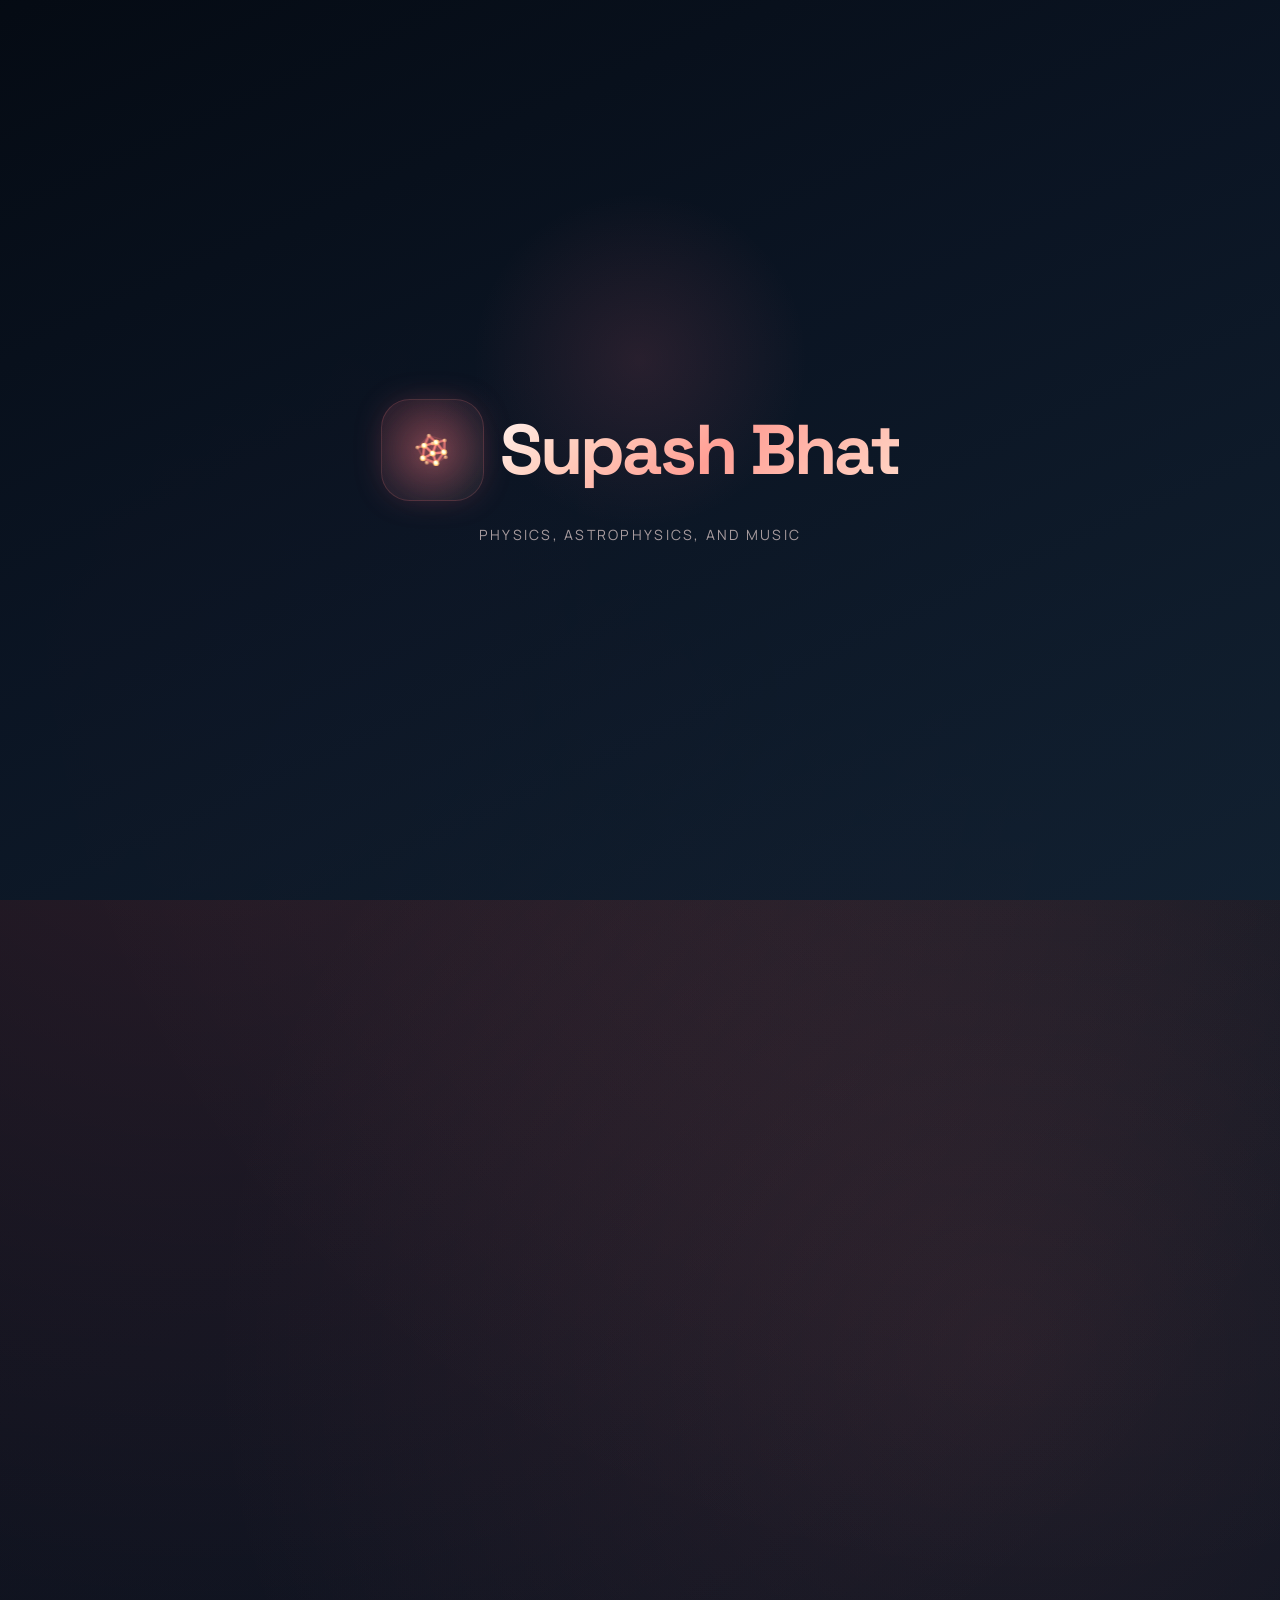
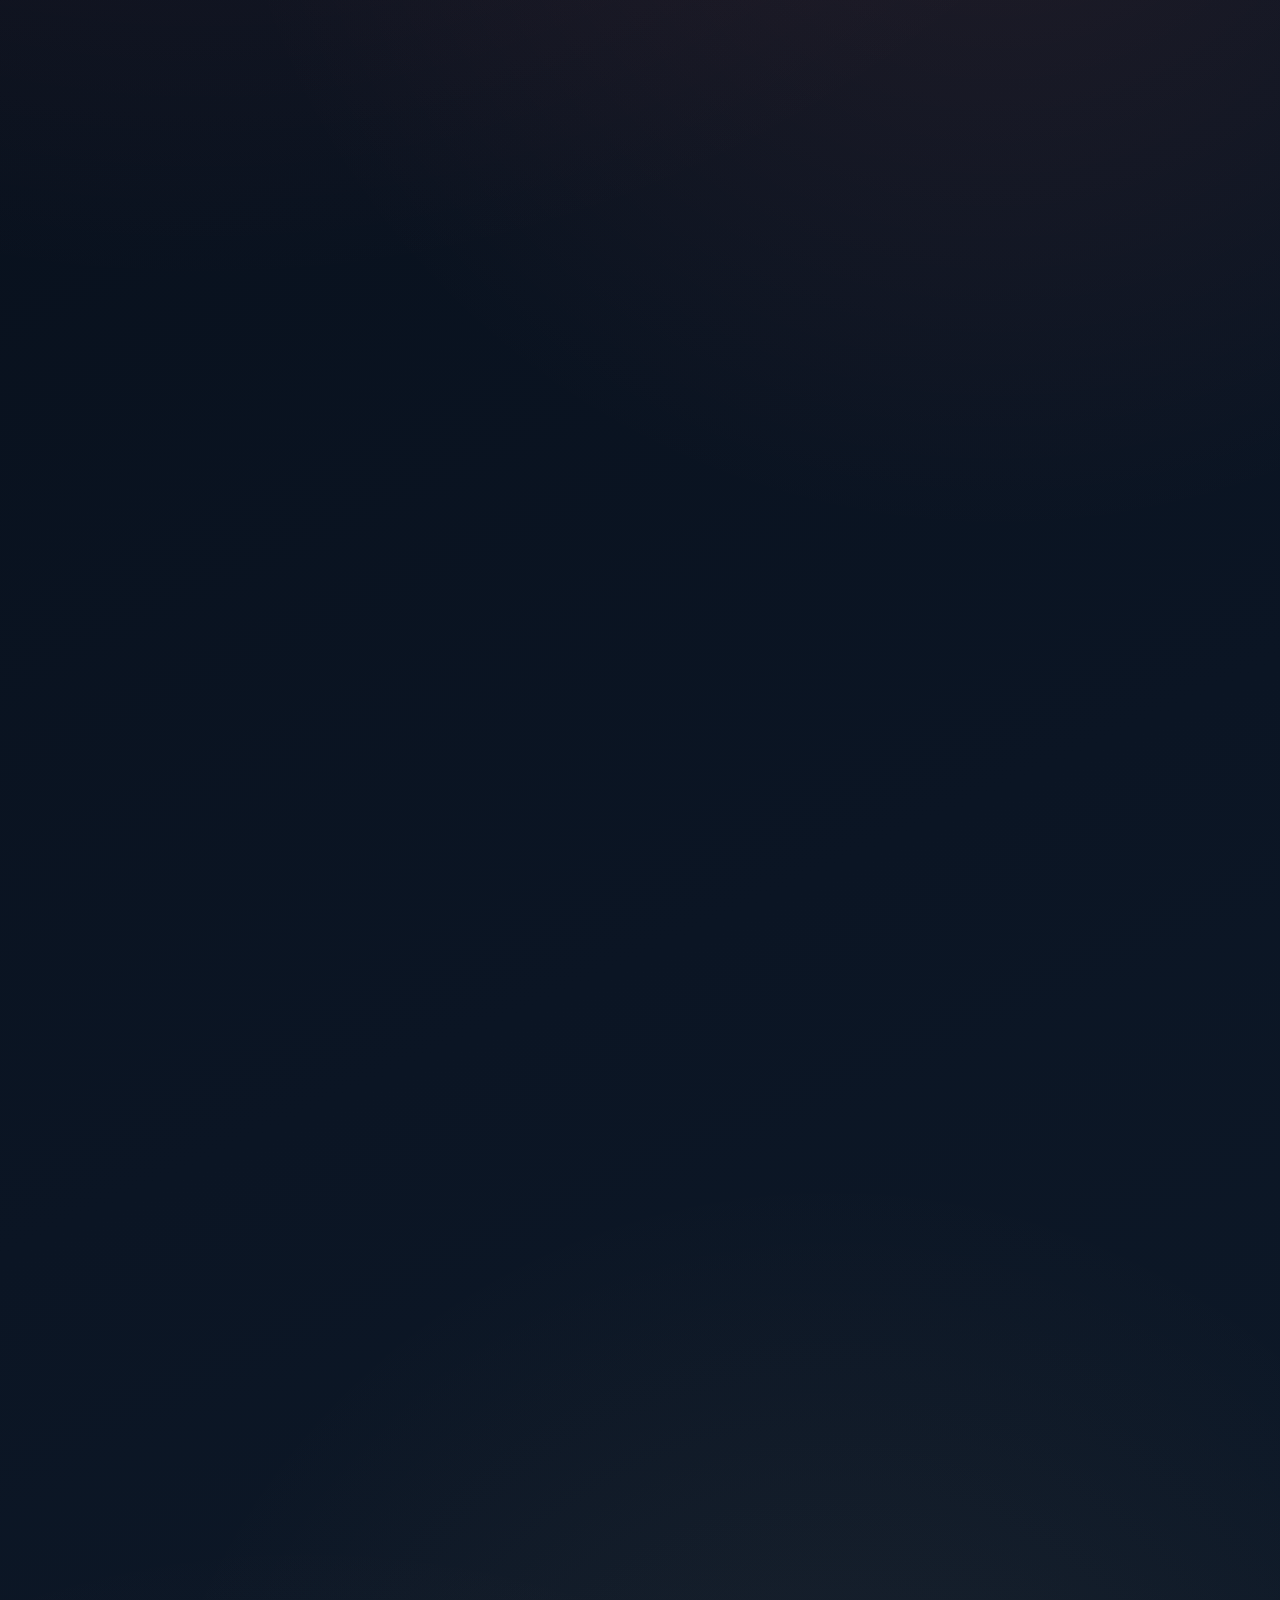
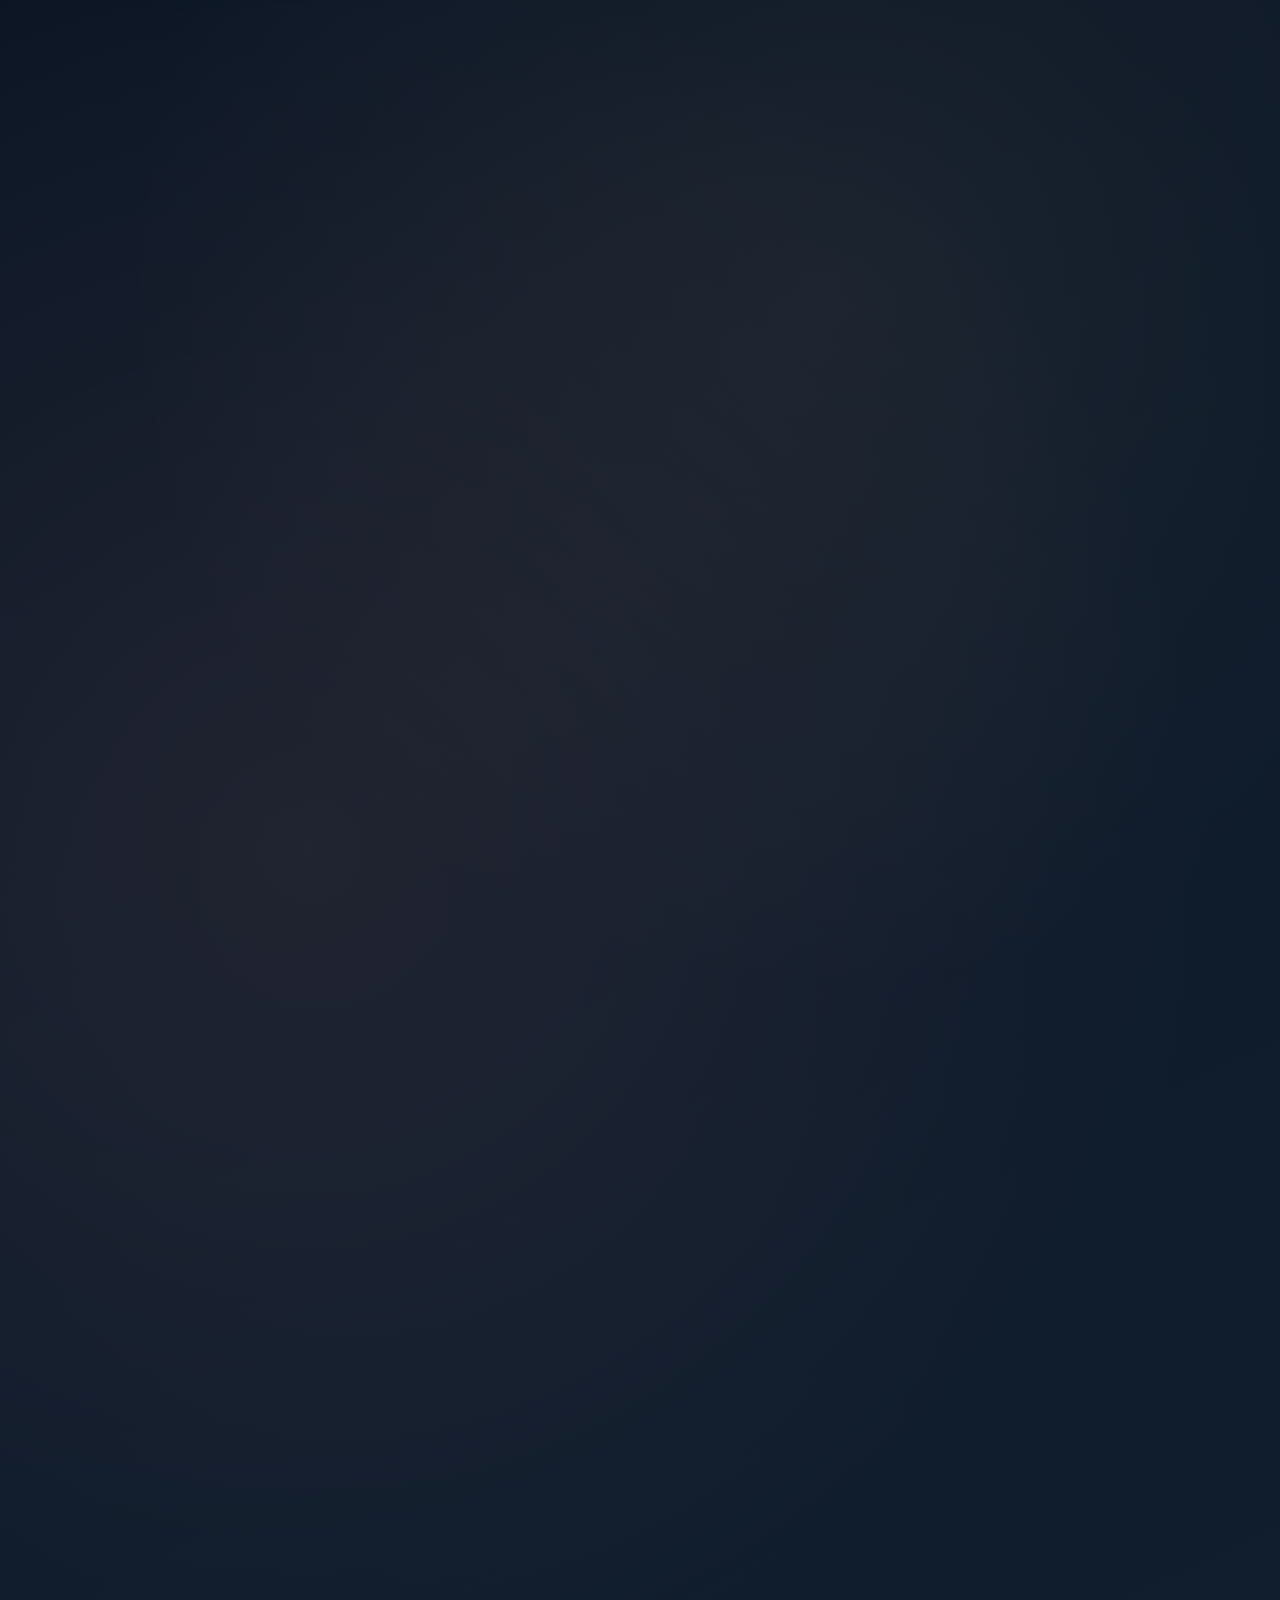
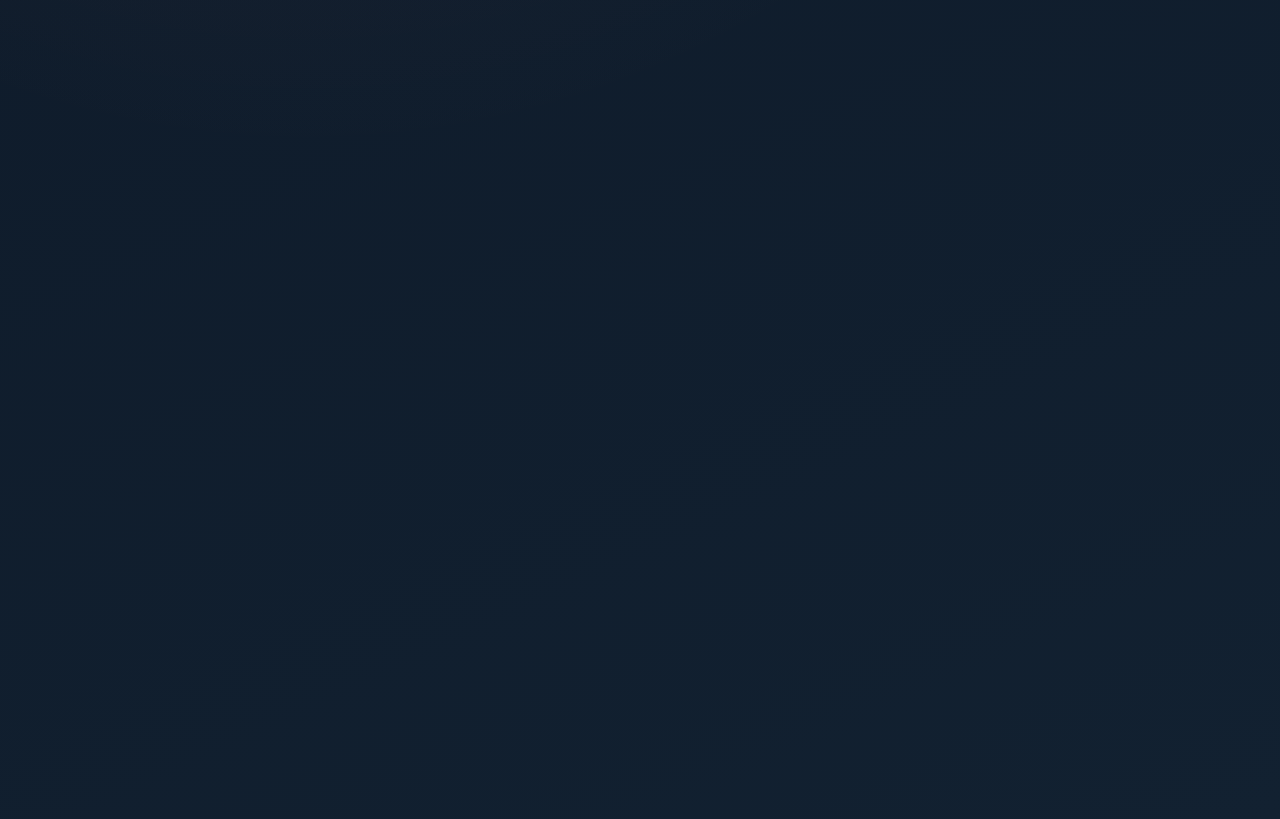
<file: index.html>
<!DOCTYPE html>
<html lang="en">
<head>
    <meta charset="UTF-8">
    <meta name="viewport" content="width=device-width, initial-scale=1.0, viewport-fit=cover">
    <meta name="theme-color" content="#050b14">
    <meta name="apple-mobile-web-app-capable" content="yes">
    <meta name="apple-mobile-web-app-status-bar-style" content="black-translucent">
    <title>Supash Bhat | Physics, Astrophysics, Music, and Simulation</title>
    <link rel="icon" type="image/svg+xml" href="assets/icosa-shell.svg?v=20260406f">
    <link rel="shortcut icon" href="assets/icosa-shell.svg?v=20260406f">
    <link rel="apple-touch-icon" href="assets/icosa-shell.svg?v=20260406f">
    <link rel="preconnect" href="https://fonts.googleapis.com">
    <link rel="preconnect" href="https://fonts.gstatic.com" crossorigin>
    <link href="https://fonts.googleapis.com/css2?family=Manrope:wght@400;500;600;700;800&family=Space+Grotesk:wght@500;700&display=swap" rel="stylesheet">
    <style>
        :root {
            --bg-0: #050b14;
            --bg-1: #0b1524;
            --bg-2: #122131;
            --panel: rgba(10, 18, 29, 0.72);
            --panel-strong: rgba(8, 16, 26, 0.88);
            --panel-soft: rgba(13, 24, 38, 0.82);
            --line: rgba(255, 124, 120, 0.12);
            --line-strong: rgba(255, 124, 120, 0.22);
            --text: #edf6ff;
            --text-soft: #c2b2b3;
            --text-faint: #8e7779;
            --cyan: #ff9b92;
            --mint: #ffc2b6;
            --amber: #f2d198;
            --ruby: #ff6f7f;
            --ruby-soft: #ff9e8f;
            --shadow: 0 24px 60px rgba(0, 0, 0, 0.34);
        }

        * {
            box-sizing: border-box;
            margin: 0;
            padding: 0;
        }

        html {
            min-height: 100%;
            scroll-behavior: smooth;
            background-color: var(--bg-0);
            overscroll-behavior-y: none;
        }

        body {
            min-height: 100vh;
            min-height: 100svh;
            overflow-x: hidden;
            font-family: "Manrope", system-ui, sans-serif;
            color: var(--text);
            background-color: var(--bg-0);
            background:
                radial-gradient(circle at 16% 12%, rgba(255, 111, 127, 0.14), transparent 24%),
                radial-gradient(circle at 78% 24%, rgba(255, 124, 120, 0.1), transparent 18%),
                radial-gradient(circle at 82% 10%, rgba(255, 194, 182, 0.08), transparent 20%),
                radial-gradient(circle at 24% 72%, rgba(255, 158, 143, 0.08), transparent 22%),
                radial-gradient(circle at 65% 62%, rgba(242, 209, 152, 0.06), transparent 20%),
                linear-gradient(155deg, var(--bg-0) 0%, var(--bg-1) 46%, var(--bg-2) 100%);
        }

        body::before,
        body::after {
            content: "";
            position: fixed;
            inset: 0;
            pointer-events: none;
            z-index: 0;
        }

        body::before {
            background:
                linear-gradient(120deg,
                    transparent 0%,
                    rgba(255, 111, 127, 0.03) 18%,
                    transparent 36%,
                    rgba(255, 158, 143, 0.025) 58%,
                    transparent 78%,
                    rgba(255, 194, 182, 0.02) 100%);
            background-size: 180% 180%;
            animation: skyDrift 18s linear infinite;
        }

        body::after {
            background-image:
                radial-gradient(circle, rgba(255, 255, 255, 0.2) 1px, transparent 1px);
            background-size: 120px 120px;
            opacity: 0.08;
            mask-image: linear-gradient(180deg, rgba(0, 0, 0, 0.68), transparent 92%);
        }

        @keyframes skyDrift {
            0% { background-position: 0% 50%; }
            50% { background-position: 100% 50%; }
            100% { background-position: 0% 50%; }
        }

        @keyframes orbFloat {
            0% { transform: translate3d(0, 0, 0) scale(1); opacity: 0.24; }
            50% { transform: translate3d(24px, -18px, 0) scale(1.08); opacity: 0.42; }
            100% { transform: translate3d(-10px, 20px, 0) scale(0.98); opacity: 0.2; }
        }

        @keyframes haloPulse {
            0%, 100% {
                opacity: 0.55;
                transform: scale(0.94);
            }
            50% {
                opacity: 0.9;
                transform: scale(1.06);
            }
        }

        @keyframes orbitDrift {
            0% { transform: rotate(0deg) scale(1); }
            50% { transform: rotate(180deg) scale(1.02); }
            100% { transform: rotate(360deg) scale(1); }
        }

        @keyframes lift {
            0%, 100% { transform: translateY(0); }
            50% { transform: translateY(-5px); }
        }

        @keyframes cardSheen {
            0% { transform: translateX(-120%) skewX(-18deg); opacity: 0; }
            18% { opacity: 0.12; }
            100% { transform: translateX(220%) skewX(-18deg); opacity: 0; }
        }

        @keyframes borderGlow {
            0%, 100% { border-color: rgba(255, 124, 120, 0.08); }
            50% { border-color: rgba(255, 194, 182, 0.16); }
        }

        @keyframes ribbonSweep {
            0% {
                transform: translate3d(-6%, 0, 0) rotate(-2deg) scale(1);
                opacity: 0.12;
            }
            50% {
                transform: translate3d(4%, -2%, 0) rotate(1deg) scale(1.04);
                opacity: 0.2;
            }
            100% {
                transform: translate3d(-4%, 2%, 0) rotate(-1deg) scale(0.99);
                opacity: 0.1;
            }
        }

        @keyframes introWordReveal {
            0% {
                opacity: 0;
                transform: translateX(-20px);
                letter-spacing: -0.02em;
            }
            100% {
                opacity: 1;
                transform: translateX(0);
                letter-spacing: -0.04em;
            }
        }

        @keyframes introSweep {
            0% { transform: translateX(-180%) skewX(-18deg); opacity: 0; }
            14% { opacity: 1; }
            100% { transform: translateX(440%) skewX(-18deg); opacity: 0; }
        }

        .shell {
            position: relative;
            z-index: 1;
            width: min(1160px, calc(100% - 1.5rem));
            margin: 0 auto;
            padding: calc(1rem + env(safe-area-inset-top, 0px)) 0 calc(2.8rem + env(safe-area-inset-bottom, 0px));
            opacity: 1;
            filter: blur(0);
            transition: opacity 0.8s ease, filter 0.8s ease;
        }

        body.is-loading .shell {
            opacity: 0;
            filter: blur(10px);
            pointer-events: none;
        }

        .intro-splash {
            position: fixed;
            inset: 0;
            z-index: 25;
            display: grid;
            place-items: center;
            background:
                radial-gradient(circle at 50% 40%, rgba(255, 111, 127, 0.12), transparent 20%),
                linear-gradient(155deg, rgba(5, 11, 20, 0.98) 0%, rgba(11, 21, 36, 0.98) 46%, rgba(18, 33, 49, 0.98) 100%);
            transition: opacity 0.8s ease, visibility 0.8s ease;
        }

        body.page-ready .intro-splash {
            opacity: 0;
            visibility: hidden;
            pointer-events: none;
        }

        .intro-wrap {
            position: relative;
            display: flex;
            align-items: center;
            gap: 1rem;
            padding: 1.2rem 1.5rem;
        }

        .intro-mark {
            position: relative;
            width: 6.4rem;
            height: 6.4rem;
            border-radius: 1.8rem;
            display: grid;
            place-items: center;
            border: 1px solid rgba(255, 124, 120, 0.18);
            background: linear-gradient(135deg, rgba(255, 111, 127, 0.14), rgba(255, 194, 182, 0.08));
            box-shadow: 0 0 30px rgba(255, 111, 127, 0.16);
        }

        .intro-mark::before {
            content: "";
            position: absolute;
            inset: -0.38rem;
            border-radius: 1.7rem;
            background: radial-gradient(circle, rgba(255, 111, 127, 0.22), transparent 70%);
            filter: blur(12px);
            animation: haloPulse 3.8s ease-in-out infinite;
        }

        .intro-mark span {
            position: relative;
            z-index: 1;
            font-family: "Space Grotesk", sans-serif;
            font-size: 1.35rem;
            font-weight: 700;
            letter-spacing: -0.03em;
            color: #fff1ee;
        }

        .icosa-shell {
            position: relative;
            z-index: 1;
            display: block;
            width: 100%;
            height: 100%;
            cursor: grab;
            touch-action: none;
        }

        .icosa-shell.dragging {
            cursor: grabbing;
        }

        .intro-title {
            position: relative;
            font-family: "Space Grotesk", "Manrope", sans-serif;
            font-size: clamp(2.3rem, 6vw, 4.4rem);
            font-weight: 700;
            letter-spacing: -0.05em;
            color: transparent;
            background: linear-gradient(135deg, #fff4f1 0%, #ffcfbf 22%, #ff9f95 54%, #ffd8c8 100%);
            -webkit-background-clip: text;
            background-clip: text;
            overflow: hidden;
            white-space: nowrap;
            opacity: 0;
            animation: introWordReveal 1.05s cubic-bezier(.2,.8,.2,1) forwards 0.28s;
        }

        .intro-title::after {
            content: "";
            position: absolute;
            top: -16%;
            bottom: -16%;
            left: -26%;
            width: 7rem;
            background: linear-gradient(90deg, transparent, rgba(255, 194, 182, 0.36), rgba(255, 255, 255, 0.9), rgba(255, 111, 127, 0.42), transparent);
            filter: blur(3px);
            transform: skewX(-18deg);
            animation: introSweep 1.45s ease forwards 0.42s;
        }

        .intro-caption {
            position: absolute;
            left: 50%;
            top: calc(50% + 4.7rem);
            transform: translateX(-50%);
            font-size: 0.88rem;
            letter-spacing: 0.16em;
            text-transform: uppercase;
            color: var(--text-soft);
            opacity: 0.86;
        }

        .ambient {
            position: fixed;
            inset: 0;
            pointer-events: none;
            z-index: 0;
            overflow: hidden;
        }

        .orb {
            position: absolute;
            border-radius: 999px;
            filter: blur(55px);
            opacity: 0.22;
            animation: orbFloat 18s ease-in-out infinite;
        }

        .orb-a {
            width: 18rem;
            height: 18rem;
            top: 7rem;
            left: -4rem;
            background: radial-gradient(circle, rgba(255, 124, 120, 0.34), transparent 68%);
        }

        .orb-b {
            width: 16rem;
            height: 16rem;
            top: 20rem;
            right: -2rem;
            background: radial-gradient(circle, rgba(255, 111, 127, 0.26), transparent 70%);
            animation-duration: 22s;
            animation-direction: reverse;
        }

        .orb-c {
            width: 14rem;
            height: 14rem;
            bottom: 6rem;
            left: 42%;
            background: radial-gradient(circle, rgba(255, 194, 182, 0.2), transparent 72%);
            animation-duration: 20s;
        }

        .scroll-meter {
            position: fixed;
            top: 0;
            left: 0;
            right: 0;
            z-index: 20;
            height: 3px;
            background: rgba(255, 255, 255, 0.03);
            pointer-events: none;
        }

        .scroll-meter span {
            display: block;
            height: 100%;
            width: 0%;
            background: linear-gradient(90deg, #ff8b88 0%, #ff746f 44%, #ffb19a 100%);
            box-shadow: 0 0 14px rgba(255, 111, 127, 0.28);
            transform-origin: left center;
        }

        .reveal {
            opacity: 0;
            transform: translateY(22px);
            transition: opacity 0.7s ease, transform 0.7s ease;
            transition-delay: var(--delay, 0ms);
        }

        .reveal.visible {
            opacity: 1;
            transform: translateY(0);
        }

        .nav {
            display: flex;
            align-items: center;
            justify-content: space-between;
            gap: 1rem;
            padding: 0.8rem 1rem;
            margin-bottom: 1rem;
            border-radius: 999px;
            background: rgba(7, 15, 24, 0.68);
            border: 1px solid var(--line);
            backdrop-filter: blur(18px);
            animation: borderGlow 10s ease-in-out infinite;
        }

        .brand {
            display: flex;
            align-items: center;
            gap: 1.1rem;
            color: var(--text);
            text-decoration: none;
        }

        .brand-mark {
            position: relative;
            display: grid;
            place-items: center;
            width: 5.65rem;
            height: 5.65rem;
            flex: 0 0 5.65rem;
            border-radius: 1.75rem;
            overflow: hidden;
            border: 1px solid rgba(255, 124, 120, 0.24);
            background: linear-gradient(135deg, rgba(255, 111, 127, 0.18), rgba(255, 194, 182, 0.12));
            box-shadow: 0 0 34px rgba(255, 111, 127, 0.22);
        }

        .brand-mark::before {
            content: "";
            position: absolute;
            inset: -0.55rem;
            border-radius: 2.05rem;
            background: radial-gradient(circle, rgba(255, 111, 127, 0.24), transparent 70%);
            filter: blur(12px);
            animation: haloPulse 5.2s ease-in-out infinite;
        }

        .brand-mark span {
            position: relative;
            z-index: 1;
            font-family: "Space Grotesk", sans-serif;
            font-size: 0.96rem;
            font-weight: 700;
            letter-spacing: 0.02em;
        }

        .brand-copy strong {
            display: block;
            font-size: 1rem;
            font-weight: 800;
        }

        .brand-copy span {
            display: block;
            font-size: 0.84rem;
            color: var(--text-soft);
            line-height: 1.5;
        }

        .nav-links,
        .nav-actions {
            display: flex;
            align-items: center;
            flex-wrap: wrap;
            gap: 0.38rem;
        }

        .nav-links a,
        .nav-actions a,
        .btn,
        .project-link,
        .support-link {
            transition: transform 0.22s ease, border-color 0.22s ease, background 0.22s ease, box-shadow 0.22s ease;
        }

        .nav-links a:hover,
        .nav-actions a:hover,
        .btn:hover,
        .project-link:hover,
        .support-link:hover {
            transform: translateY(-2px);
        }

        .nav-links a,
        .nav-actions a {
            padding: 0.72rem 0.9rem;
            border-radius: 999px;
            text-decoration: none;
            font-weight: 700;
            color: var(--text-soft);
        }

        .nav-actions a {
            background: rgba(255, 255, 255, 0.04);
            border: 1px solid rgba(255, 124, 120, 0.1);
        }

        .hero {
            display: grid;
            grid-template-columns: minmax(0, 1.08fr) minmax(390px, 0.92fr);
            gap: 1rem;
            align-items: stretch;
            padding: 1.1rem;
            border-radius: 2rem;
            background: linear-gradient(180deg, rgba(255, 255, 255, 0.02), transparent 100%), var(--panel-strong);
            border: 1px solid var(--line-strong);
            box-shadow: var(--shadow);
            overflow: hidden;
        }

        .hero-copy,
        .hero-side,
        .section,
        .project-card,
        .focus-card,
        .meta-panel,
        .contact-card {
            position: relative;
            overflow: hidden;
        }

        .hero-copy {
            padding: 1.7rem;
            border-radius: 1.5rem;
            background: linear-gradient(180deg, rgba(255, 255, 255, 0.02), transparent 100%), rgba(8, 17, 27, 0.54);
            border: 1px solid rgba(255, 124, 120, 0.1);
        }

        .hero-copy::before {
            content: "";
            position: absolute;
            left: -12%;
            right: -16%;
            top: 14rem;
            height: 8rem;
            border-radius: 999px;
            background:
                linear-gradient(90deg,
                    transparent 0%,
                    rgba(255, 111, 127, 0.04) 12%,
                    rgba(255, 158, 143, 0.04) 24%,
                    rgba(255, 194, 182, 0.14) 42%,
                    rgba(255, 111, 127, 0.08) 60%,
                    rgba(242, 209, 152, 0.06) 74%,
                    transparent 100%);
            filter: blur(18px);
            animation: orbitDrift 18s linear infinite;
            pointer-events: none;
        }

        .hero-copy::after {
            content: "";
            position: absolute;
            width: 14rem;
            height: 14rem;
            right: -5rem;
            bottom: -5rem;
            border-radius: 999px;
            background: radial-gradient(circle, rgba(255, 111, 127, 0.16), transparent 70%);
            filter: blur(24px);
            animation: orbFloat 17s ease-in-out infinite reverse;
            pointer-events: none;
        }

        .eyebrow,
        .kicker {
            display: inline-flex;
            align-items: center;
            padding: 0.38rem 0.72rem;
            border-radius: 999px;
            margin-bottom: 1rem;
            border: 1px solid rgba(255, 124, 120, 0.12);
            background: rgba(255, 111, 127, 0.07);
            color: var(--ruby-soft);
            text-transform: uppercase;
            letter-spacing: 0.16em;
            font-size: 0.7rem;
            font-weight: 800;
        }

        h1,
        h2,
        h3 {
            font-family: "Space Grotesk", "Manrope", sans-serif;
            letter-spacing: -0.04em;
            line-height: 1.08;
            text-wrap: balance;
        }

        h1 {
            max-width: 11.7ch;
            margin-bottom: 1rem;
            font-size: clamp(2.7rem, 5.4vw, 4.75rem);
            line-height: 1.14;
            color: transparent;
            background: linear-gradient(135deg, #fff4f1 0%, #ffcfbf 22%, #ff9f95 54%, #ffd8c8 100%);
            -webkit-background-clip: text;
            background-clip: text;
        }

        .lede {
            max-width: 42rem;
            color: #d7c6c8;
            font-size: 1.03rem;
            line-height: 1.85;
        }

        .hero-actions {
            display: flex;
            flex-wrap: wrap;
            gap: 0.7rem;
            margin: 1.3rem 0 1rem;
        }

        .btn {
            display: inline-flex;
            align-items: center;
            justify-content: center;
            gap: 0.5rem;
            padding: 0.92rem 1.15rem;
            border-radius: 999px;
            text-decoration: none;
            font-weight: 800;
        }

        .btn-primary {
            color: #05161e;
            background: linear-gradient(135deg, #ffd0c4 0%, #ff9a92 26%, #ff746f 62%, #ffb8a7 100%);
            box-shadow: 0 14px 28px rgba(255, 111, 127, 0.16);
        }

        .btn-secondary {
            color: var(--text);
            background: rgba(255, 255, 255, 0.04);
            border: 1px solid rgba(255, 124, 120, 0.12);
        }

        .hero-meta {
            display: grid;
            grid-template-columns: repeat(2, minmax(0, 1fr));
            gap: 0.8rem;
            margin-top: 1rem;
        }

        .hero-stat,
        .project-card,
        .focus-card,
        .meta-panel,
        .contact-card,
        .section {
            border-radius: 1.35rem;
            background: linear-gradient(180deg, rgba(255, 255, 255, 0.02), transparent 100%), var(--panel);
            border: 1px solid rgba(255, 124, 120, 0.09);
            box-shadow: inset 0 1px 0 rgba(255, 255, 255, 0.03);
            animation: borderGlow 14s ease-in-out infinite;
        }

        .hero-stat,
        .project-card,
        .focus-card,
        .meta-panel,
        .contact-card {
            transition: transform 0.26s ease, box-shadow 0.26s ease, border-color 0.26s ease, background 0.26s ease;
        }

        .hero-stat::after,
        .project-card::after,
        .focus-card::after,
        .meta-panel::after,
        .contact-card::after {
            content: "";
            position: absolute;
            top: 0;
            bottom: 0;
            left: -24%;
            width: 5rem;
            background: linear-gradient(90deg, transparent, rgba(255, 255, 255, 0.06), transparent);
            transform: skewX(-18deg);
            animation: cardSheen 16s linear infinite;
            pointer-events: none;
        }

        .hero-stat {
            padding: 1rem;
        }

        .hero-stat strong {
            display: block;
            margin-bottom: 0.35rem;
            font-size: 1rem;
        }

        .hero-stat span {
            display: block;
            color: var(--text-soft);
            line-height: 1.66;
            font-size: 0.92rem;
        }

        .hero-side {
            display: grid;
            grid-template-columns: 1fr;
            gap: 0.9rem;
            align-content: start;
            min-height: 100%;
        }

        .profile-panel,
        .research-panel {
            padding: 1rem;
            border-radius: 1.45rem;
            background: linear-gradient(180deg, rgba(255, 255, 255, 0.02), transparent 100%), rgba(8, 18, 28, 0.68);
            border: 1px solid rgba(255, 124, 120, 0.1);
        }

        .profile-panel {
            display: grid;
            grid-template-columns: auto 1fr;
            gap: 1rem;
            align-items: center;
            min-height: 11rem;
        }

        .profile-wrap {
            position: relative;
            width: 7.6rem;
            height: 7.6rem;
            border-radius: 2rem;
            padding: 0.18rem;
            background: linear-gradient(135deg, rgba(255, 111, 127, 0.24), rgba(255, 194, 182, 0.12));
            box-shadow: 0 22px 38px rgba(0, 0, 0, 0.22);
        }

        .profile-wrap::before {
            content: "";
            position: absolute;
            inset: -0.45rem;
            border-radius: 2.3rem;
            background: radial-gradient(circle, rgba(255, 111, 127, 0.18), transparent 68%);
            filter: blur(10px);
            animation: haloPulse 4.8s ease-in-out infinite;
        }

        .profile-wrap::after {
            content: "";
            position: absolute;
            inset: -0.28rem;
            border-radius: 2.2rem;
            border: 1px solid rgba(255, 124, 120, 0.14);
            animation: orbitDrift 24s linear infinite;
        }

        .profile-wrap img {
            position: relative;
            z-index: 1;
            display: block;
            width: 100%;
            height: 100%;
            object-fit: cover;
            border-radius: 1.8rem;
            animation: lift 5.4s ease-in-out infinite;
        }

        .profile-copy p,
        .research-panel p,
        .project-card p,
        .focus-card p,
        .meta-panel p,
        .contact-card p,
        .section-intro,
        .contact-note {
            color: var(--text-soft);
            line-height: 1.78;
        }

        .research-panel {
            display: flex;
            flex-direction: column;
            min-height: 16.25rem;
        }

        .research-panel::before {
            content: "";
            position: absolute;
            inset: auto -10% 10% auto;
            width: 18rem;
            height: 18rem;
            border-radius: 999px;
            background: radial-gradient(circle, rgba(255, 111, 127, 0.1), transparent 70%);
            filter: blur(26px);
            animation: orbFloat 16s ease-in-out infinite;
            pointer-events: none;
        }

        .research-panel::after {
            content: "";
            position: absolute;
            left: -12%;
            right: -10%;
            top: 30%;
            height: 7.5rem;
            border-radius: 999px;
            background:
                linear-gradient(90deg,
                    transparent 0%,
                    rgba(255, 124, 120, 0.04) 16%,
                    rgba(255, 158, 143, 0.06) 34%,
                    rgba(255, 194, 182, 0.14) 52%,
                    rgba(255, 124, 120, 0.05) 70%,
                    transparent 100%);
            filter: blur(20px);
            animation: ribbonSweep 15s ease-in-out infinite;
            pointer-events: none;
        }

        .research-story {
            position: relative;
            display: flex;
            flex: 1;
            flex-direction: column;
            justify-content: space-between;
            padding: 1.05rem;
            margin-top: 0.25rem;
            border-radius: 1.2rem;
            background: rgba(255, 255, 255, 0.025);
            border: 1px solid rgba(255, 124, 120, 0.1);
            backdrop-filter: blur(8px);
        }

        .research-story::after {
            content: "";
            position: absolute;
            top: 0;
            bottom: 0;
            left: -20%;
            width: 4.8rem;
            background: linear-gradient(90deg, transparent, rgba(255, 255, 255, 0.05), transparent);
            transform: skewX(-18deg);
            animation: cardSheen 15s linear infinite;
            pointer-events: none;
        }

        .research-story p {
            max-width: 48rem;
            line-height: 1.82;
        }

        .research-note {
            margin-top: 0.9rem;
            color: var(--text-faint);
            font-size: 0.94rem;
            line-height: 1.72;
        }

        .story-links {
            display: flex;
            flex-wrap: wrap;
            gap: 0.7rem;
            margin-top: 1rem;
        }

        .section {
            margin-top: 1rem;
            padding: 1.15rem;
        }

        .section-header {
            display: grid;
            gap: 0.55rem;
            align-items: start;
            margin-bottom: 1rem;
        }

        .section-header > * {
            width: 100%;
        }

        .section-header h2 {
            font-size: clamp(1.55rem, 2.8vw, 2.15rem);
        }

        .section-header p {
            max-width: 46rem;
            color: var(--text-soft);
            text-align: left;
            line-height: 1.75;
        }

        .work-grid {
            display: grid;
            grid-template-columns: repeat(12, minmax(0, 1fr));
            gap: 0.9rem;
        }

        .project-card {
            padding: 1.05rem;
        }

        .project-preview {
            display: block;
            overflow: hidden;
            margin: 0.85rem 0 1rem;
            border: 1px solid rgba(255, 194, 182, 0.12);
            border-radius: 1rem;
            background: #050a10;
            aspect-ratio: 16 / 9;
        }

        .project-preview img {
            display: block;
            width: 100%;
            height: 100%;
            object-fit: cover;
        }

        .project-preview img.preview-focus-top {
            object-position: 50% 0%;
        }

        .project-card.feature {
            min-height: 100%;
        }

        .project-card:hover,
        .focus-card:hover,
        .meta-panel:hover,
        .contact-card:hover,
        .hero-stat:hover {
            transform: translateY(-4px);
            border-color: rgba(255, 111, 127, 0.16);
            box-shadow: 0 18px 34px rgba(0, 0, 0, 0.22);
        }

        .project-card.vayu {
            grid-column: span 7;
            background:
                linear-gradient(180deg, rgba(129, 248, 216, 0.05), transparent 100%),
                var(--panel-soft);
        }

        .project-card.physics {
            grid-column: span 5;
            background:
                linear-gradient(180deg, rgba(255, 124, 120, 0.05), transparent 100%),
                var(--panel-soft);
        }

        .project-card.surfaces,
        .project-card.aerial,
        .project-card.learner-lab {
            grid-column: span 6;
        }

        .project-card.surfaces {
            background:
                linear-gradient(180deg, rgba(255, 194, 182, 0.045), transparent 100%),
                var(--panel-soft);
        }

        .project-card.aerial {
            background:
                linear-gradient(180deg, rgba(242, 209, 152, 0.05), transparent 100%),
                var(--panel-soft);
        }

        .project-card.learner-lab {
            background:
                linear-gradient(180deg, rgba(87, 226, 193, 0.055), transparent 100%),
                var(--panel-soft);
        }

        .project-card.research {
            grid-column: span 6;
            background:
                linear-gradient(180deg, rgba(255, 111, 127, 0.05), transparent 100%),
                var(--panel-soft);
        }

        .project-head {
            display: flex;
            align-items: flex-start;
            justify-content: space-between;
            gap: 0.8rem;
            margin-bottom: 0.9rem;
        }

        .chip-row {
            display: flex;
            flex-wrap: wrap;
            gap: 0.45rem;
            margin: 0.85rem 0 0.95rem;
        }

        .chip {
            padding: 0.34rem 0.62rem;
            border-radius: 999px;
            font-size: 0.72rem;
            font-weight: 800;
            letter-spacing: 0.12em;
            text-transform: uppercase;
            color: var(--ruby-soft);
            background: rgba(255, 111, 127, 0.08);
            border: 1px solid rgba(255, 124, 120, 0.1);
        }

        .accent-vayu { color: #ffd4ca; background: rgba(255, 194, 182, 0.08); border-color: rgba(255, 194, 182, 0.12); }
        .accent-amber { color: var(--amber); background: rgba(242, 209, 152, 0.08); border-color: rgba(242, 209, 152, 0.14); }
        .accent-ruby { color: var(--ruby-soft); background: rgba(255, 111, 127, 0.08); border-color: rgba(255, 111, 127, 0.14); }

        .project-card h3,
        .focus-card h3,
        .meta-panel h3,
        .contact-card h3 {
            margin-bottom: 0.45rem;
            font-size: 1.28rem;
        }

        .project-links {
            display: flex;
            flex-wrap: wrap;
            gap: 0.7rem;
            margin-top: 1rem;
        }

        .project-link,
        .support-link {
            display: inline-flex;
            align-items: center;
            justify-content: center;
            gap: 0.45rem;
            padding: 0.82rem 0.96rem;
            border-radius: 0.95rem;
            font-weight: 800;
            text-decoration: none;
        }

        .project-link.primary,
        .support-link.primary {
            color: #04141c;
            background: linear-gradient(135deg, var(--mint) 0%, var(--cyan) 100%);
        }

        .project-link.secondary,
        .support-link.secondary {
            color: var(--text);
            background: rgba(255, 255, 255, 0.04);
            border: 1px solid rgba(255, 124, 120, 0.12);
        }

        .list {
            list-style: none;
            display: grid;
            gap: 0.45rem;
            margin-top: 0.85rem;
        }

        .list li::before {
            content: "•";
            color: var(--mint);
            margin-right: 0.5rem;
        }

        .focus-grid,
        .research-grid,
        .contact-grid {
            display: grid;
            grid-template-columns: repeat(3, minmax(0, 1fr));
            gap: 0.9rem;
        }

        .research-grid {
            grid-template-columns: repeat(12, minmax(0, 1fr));
        }

        .research-spotlight {
            grid-column: span 12;
            padding: 1.05rem;
            background:
                linear-gradient(180deg, rgba(255, 111, 127, 0.05), transparent 100%),
                var(--panel-soft);
        }

        .research-spotlight-grid {
            display: grid;
            grid-template-columns: repeat(2, minmax(0, 1fr));
            gap: 0.9rem;
            margin-top: 0.4rem;
        }

        .research-branch {
            position: relative;
            padding: 1rem;
            border-radius: 1.15rem;
            background: rgba(255, 255, 255, 0.02);
            border: 1px solid rgba(255, 124, 120, 0.1);
        }

        .research-card {
            grid-column: span 6;
        }

        .focus-card,
        .meta-panel,
        .contact-card {
            padding: 1rem;
        }

        .contact-grid {
            grid-template-columns: minmax(0, 1.1fr) repeat(2, minmax(0, 0.95fr));
        }

        .contact-card strong {
            display: block;
            margin-bottom: 0.35rem;
            font-size: 1rem;
        }

        .footer {
            padding: 1.45rem 0 0.7rem;
            text-align: center;
            color: var(--text-faint);
        }

        .footer strong {
            display: block;
            margin-bottom: 0.25rem;
            color: var(--text-soft);
        }

        @media (max-width: 1080px) {
            .hero,
            .focus-grid,
            .research-grid,
            .contact-grid {
                grid-template-columns: 1fr;
            }

            .work-grid {
                grid-template-columns: 1fr;
            }

            .project-card.vayu,
            .project-card.physics,
            .project-card.surfaces,
            .project-card.aerial,
            .project-card.learner-lab,
            .project-card.research {
                grid-column: auto;
            }

            .research-card,
            .research-spotlight {
                grid-column: auto;
            }

            .hero-meta {
                grid-template-columns: repeat(2, minmax(0, 1fr));
            }
        }

        @media (max-width: 760px) {
            .shell {
                width: min(100% - 1rem, 1160px);
            }

            .nav {
                flex-direction: column;
                align-items: flex-start;
                border-radius: 1.35rem;
            }

            .hero,
            .section {
                padding: 1rem;
            }

            .hero-copy {
                padding: 1.3rem;
            }

            .profile-panel {
                grid-template-columns: 1fr;
                text-align: left;
            }

            .hero-meta {
                grid-template-columns: 1fr;
            }

            .research-spotlight-grid {
                grid-template-columns: 1fr;
            }

            h1 {
                font-size: clamp(2.7rem, 15vw, 4rem);
                line-height: 1.1;
            }

            .brand {
                align-items: flex-start;
            }
        }
    </style>
</head>
<body class="is-loading">
        <div class="intro-splash" aria-hidden="true">
        <div class="intro-wrap">
            <div class="intro-mark"><canvas class="icosa-shell" data-shell-size="102" aria-hidden="true"></canvas></div>
            <div class="intro-title">Supash Bhat</div>
        </div>
        <div class="intro-caption">Physics, astrophysics, and music</div>
    </div>
    <div class="scroll-meter" aria-hidden="true"><span id="scroll-meter-fill"></span></div>
    <div class="ambient" aria-hidden="true">
        <span class="orb orb-a"></span>
        <span class="orb orb-b"></span>
        <span class="orb orb-c"></span>
    </div>
    <div class="shell">
        <header class="nav reveal">
            <a class="brand" href="#top" aria-label="Supash Bhat home">
                <span class="brand-mark"><canvas class="icosa-shell" data-shell-size="90" aria-hidden="true"></canvas></span>
                <span class="brand-copy">
                    <strong>Supash Bhat</strong>
                    <span>Physics, astrophysics, music, and simulation</span>
                </span>
            </a>

            <nav class="nav-links" aria-label="Primary">
                <a href="#work">Work</a>
                <a href="#focus">Focus</a>
                <a href="#research">Research</a>
                <a href="#contact">Contact</a>
            </nav>

            <div class="nav-actions">
                <a href="https://github.com/supashbhat" target="_blank" rel="noopener noreferrer">GitHub</a>
                <a href="https://www.linkedin.com/in/supash-bhat/" target="_blank" rel="noopener noreferrer">LinkedIn</a>
            </div>
        </header>

        <section class="hero reveal" id="top">
            <div class="hero-copy">
                <div class="eyebrow">Physics, computation, and music</div>
                <h1>Building software where physics and sound meet.</h1>
                <p class="lede">
                    I am Supash Bhat, a Physics, Astrophysics, and Music major at UC Berkeley focused on computational physics,
                    numerical methods, interactive simulation, and music technology. I like projects that turn hard ideas
                    into something you can hear, touch, test, or teach.
                </p>

                <div class="hero-actions">
                    <a class="btn btn-primary" href="#work">View Selected Work</a>
                    <a class="btn btn-secondary" href="vayu.html">Open Vayu</a>
                    <a class="btn btn-secondary" href="mailto:supash_bhat@berkeley.edu">Email Me</a>
                </div>

                <div class="hero-meta">
                    <div class="hero-stat reveal" style="--delay: 40ms;">
                        <strong>UC Berkeley</strong>
                        <span>Physics, Astrophysics, and Music with a strong computational bend.</span>
                    </div>
                    <div class="hero-stat reveal" style="--delay: 90ms;">
                        <strong>Simulation</strong>
                        <span>Numerical methods, rigid-body physics, and real-time interactive demos.</span>
                    </div>
                    <div class="hero-stat reveal" style="--delay: 140ms;">
                        <strong>DSP</strong>
                        <span>Audio DSP, plugin design, and tools that stay approachable without feeling toy-like.</span>
                    </div>
                    <div class="hero-stat reveal" style="--delay: 190ms;">
                        <strong>Research</strong>
                        <span>Astronomy, ML-linked workflows, and instrumentation-heavy problem solving.</span>
                    </div>
                </div>
            </div>

            <div class="hero-side">
                <div class="profile-panel reveal" style="--delay: 120ms;">
                    <div class="profile-wrap">
                        <img src="sb.jpeg" alt="Portrait of Supash Bhat">
                    </div>
                    <div class="profile-copy">
                        <div class="kicker">About</div>
                        <h3>Grounded in theory, drawn to real tools</h3>
                        <p>I care about software that feels rigorous underneath and intuitive on the surface, whether that means a physics engine, an audio plugin, or a teaching experience.</p>
                    </div>
                </div>

                <div class="research-panel reveal" style="--delay: 170ms;">
                    <div class="kicker">Research And Current Work</div>
                    <div class="research-story">
                        <div>
                            <h3>Right now, I mostly want to keep building things that feel alive.</h3>
                            <p>I want to keep building fascinating audio plugins, do deeper DSP work through my work at CNMAT, and stay close to the kinds of questions that sit between timbre, perception, interface feel, and real musical use. At the same time, I want to keep growing in physics and astrophysics research in ways that stay experimental, hands-on, and genuinely connected to the world.</p>
                            <p>The through-line is probably just that I care about tools and ideas that feel both rigorous and alive. Berkeley ULAB work on asteroid 2025 FD reinforced that for me, and so has music technology: strong systems matter, but careful listening, interpretation, and human judgment matter just as much.</p>
                            <p class="research-note">A lot of what I want to do next lives in the overlap between research, creative software, and explanation. If you are building in that space too, or you just want to talk shop, I would genuinely love to hear from you.</p>
                        </div>
                        <div class="story-links">
                            <a class="project-link primary" href="mailto:supash_bhat@berkeley.edu">Reach Out</a>
                            <a class="project-link secondary" href="https://n3as.berkeley.edu/p/z-streak-analysis-discovery-neo/" target="_blank" rel="noopener noreferrer">Read The N3AS Article</a>
                        </div>
                    </div>
                </div>
            </div>
        </section>

        <section class="section reveal" id="work">
            <div class="section-header">
                <div>
                    <div class="kicker">Selected Work</div>
                    <h2>What I’ve been building</h2>
                </div>
                <p>Vayu is the long-running project here. The others are smaller physics, controls, and coursework labs: places to try an idea, make it visible, and see where it breaks.</p>
            </div>

            <div class="work-grid">
                <article class="project-card feature vayu reveal" style="--delay: 40ms;">
                    <div class="project-head">
                        <div>
                            <div class="chip-row">
                                <span class="chip accent-vayu">Featured</span>
                                <span class="chip">C++</span>
                                <span class="chip">JUCE</span>
                                <span class="chip">DSP</span>
                            </div>
                            <h3>Vayu</h3>
                        </div>
                        <span class="chip accent-vayu">Audio</span>
                    </div>
                    <a class="project-preview" href="vayu.html" aria-label="Open Vayu interface">
                        <img src="assets/project-captures/vayu.jpg" alt="Vayu audio plugin interface showing the equalizer and effect rack" loading="lazy" width="2642" height="1546">
                    </a>
                    <p>This is the project I’ve spent the most time on: a modular multi-effect rack built around the way I work in a DAW, with a five-band EQ, reorderable effects, presets, and installer-based releases.</p>
                    <ul class="list">
                        <li>EQ, modulation, delay, reverb, stereo, distortion, and compression in one workflow</li>
                        <li>Installer-based releases across macOS, Windows, and Linux nightly builds</li>
                        <li>Product page, GitHub release flow, and end-user support surface</li>
                    </ul>
                    <div class="project-links">
                        <a class="project-link primary" href="vayu.html">Open Vayu</a>
                        <a class="project-link secondary" href="https://github.com/supashbhat/Vayu" target="_blank" rel="noopener noreferrer">GitHub Repo</a>
                    </div>
                </article>

                <article class="project-card feature physics reveal" style="--delay: 90ms;">
                    <div class="project-head">
                        <div>
                            <div class="chip-row">
                                <span class="chip">Physics Engine</span>
                                <span class="chip">C++</span>
                                <span class="chip">RK4</span>
                                <span class="chip">Python</span>
                            </div>
                            <h3>Rigid-Body Physics Engine</h3>
                        </div>
                        <span class="chip accent-amber">Simulation</span>
                    </div>
                    <a class="project-preview" href="physics-engine.html" aria-label="Open rigid-body physics engine project">
                        <img src="assets/project-captures/physics-engine.jpg" alt="Physics Engine project page showing its rigid-body and Barnes-Hut work" loading="lazy" width="1440" height="1000">
                    </a>
                    <p>I started with a C++ sandbox for numerical integration and collisions, then connected it to a Python sandbox and browser demos. The newer Barnes-Hut work measures how the approximation changes the cost and error of many-body gravity.</p>
                    <div class="project-links">
                        <a class="project-link primary" href="physics-engine.html">Open Page</a>
                        <a class="project-link secondary" href="https://github.com/supashbhat/physics-engine" target="_blank" rel="noopener noreferrer">GitHub Repo</a>
                    </div>
                </article>

                <article class="project-card surfaces reveal" style="--delay: 120ms;">
                    <div class="project-head">
                        <div>
                            <div class="chip-row">
                                <span class="chip">Browser Demos</span>
                                <span class="chip">2D</span>
                                <span class="chip">3D</span>
                                <span class="chip">Web</span>
                            </div>
                            <h3>Physics Demo Surfaces</h3>
                        </div>
                        <span class="chip accent-ruby">Interactive</span>
                    </div>
                    <a class="project-preview" href="2d-physics.html" aria-label="Open browser physics demos">
                        <img class="preview-focus-top" src="assets/project-captures/physics-demos.jpg" alt="Interactive two-dimensional physics sandbox with live body and energy readouts" loading="lazy" width="1440" height="1000">
                    </a>
                    <p>These browser demos make the same physics easier to play with: drag bodies in 2D, change gravity, or orbit a 3D scene and watch the system respond.</p>
                    <div class="project-links">
                        <a class="project-link primary" href="2d-physics.html" target="_blank" rel="noopener noreferrer">Open 2D Demo</a>
                        <a class="project-link secondary" href="3d-physics.html" target="_blank" rel="noopener noreferrer">Open 3D Demo</a>
                    </div>
                </article>

                <article class="project-card aerial reveal" style="--delay: 160ms;">
                    <div class="project-head">
                        <div>
                            <div class="chip-row">
                                <span class="chip accent-amber">New</span>
                                <span class="chip">LQR</span>
                                <span class="chip">Kalman</span>
                                <span class="chip">6-DOF</span>
                            </div>
                            <h3>Aerial Control Lab</h3>
                        </div>
                        <span class="chip accent-amber">Controls</span>
                    </div>
                    <a class="project-preview" href="aerial-control-lab/" aria-label="Open Aerial Control Lab simulation">
                        <img src="assets/project-captures/aerial-control.jpg" alt="Aerial Control Lab quadcopter simulation with live state estimate and hover target" loading="lazy" width="1440" height="1000">
                    </a>
                    <p>A browser-based quadcopter simulation for comparing a PID baseline with LQR hover control and Kalman state estimates. The controls are tied to a nonlinear six-degree-of-freedom model.</p>
                    <div class="project-links">
                        <a class="project-link primary" href="aerial-control-lab/">Open Lab</a>
                        <a class="project-link secondary" href="https://github.com/supashbhat/quadcopter-lab" target="_blank" rel="noopener noreferrer">GitHub Repo</a>
                    </div>
                </article>

                <article class="project-card learner-lab reveal" style="--delay: 200ms;">
                    <div class="project-head">
                        <div>
                            <div class="chip-row">
                                <span class="chip accent-vayu">New</span>
                                <span class="chip">MuJoCo</span>
                                <span class="chip">ROS 2</span>
                                <span class="chip">Python</span>
                            </div>
                            <h3>Physical AI Learner Lab</h3>
                        </div>
                        <span class="chip accent-vayu">Robotics</span>
                    </div>
                    <a class="project-preview" href="https://supashbhat.github.io/physical-ai-learner-lab/" aria-label="Open the Physical AI Learner Lab tutorial">
                        <img src="assets/project-captures/physical-ai.jpg" alt="Still frame from a MuJoCo robot simulation showing the robot, range scan, and odometry plot" loading="lazy" width="960" height="540">
                    </a>
                    <p>A MuJoCo differential-drive robot for exploring its model, control, simulated camera and range scan, wheel odometry, and optional ROS 2 bridge. The images and videos come from running the included simulation scripts.</p>
                    <div class="project-links">
                        <a class="project-link primary" href="https://supashbhat.github.io/physical-ai-learner-lab/">Open Tutorial</a>
                        <a class="project-link secondary" href="https://supashbhat.github.io/physical-ai-learner-lab/case-study/">Read Case Study</a>
                    </div>
                </article>

                <article class="project-card surfaces reveal" style="--delay: 240ms;">
                    <div class="project-head">
                        <div>
                            <div class="chip-row">
                                <span class="chip">Physics 137A</span>
                                <span class="chip">Fourier Transform</span>
                                <span class="chip">Interactive</span>
                            </div>
                            <h3>Wavefunction Graffiti</h3>
                        </div>
                        <span class="chip accent-vayu">Quantum</span>
                    </div>
                    <a class="project-preview" href="https://supashbhat.github.io/fourier-applet/" aria-label="Open Wavefunction Graffiti applet">
                        <img src="assets/project-captures/wavefunction-graffiti.jpg" alt="Wavefunction Graffiti app showing quantum-state presets and position and momentum panels" loading="lazy" width="1440" height="1000">
                    </a>
                    <p>An interactive Physics 137A applet for drawing a sampled complex wavefunction and seeing its Fourier representation, phase, probability density, and uncertainty update together. I built it to give the equations a place to go.</p>
                    <div class="project-links">
                        <a class="project-link primary" href="https://supashbhat.github.io/fourier-applet/" target="_blank" rel="noopener noreferrer">Open Applet</a>
                        <a class="project-link secondary" href="https://github.com/supashbhat/fourier-applet" target="_blank" rel="noopener noreferrer">GitHub Repo</a>
                    </div>
                </article>

            </div>
        </section>

        <section class="section reveal" id="focus">
            <div class="section-header">
                <div>
                    <div class="kicker">Focus</div>
                    <h2>Where my work keeps converging</h2>
                </div>
                <p>I am most energized by projects that move between math, software, design, and explanation instead of staying in only one lane.</p>
            </div>

            <div class="focus-grid">
                <article class="focus-card reveal" style="--delay: 30ms;">
                    <div class="kicker">Computational Physics</div>
                    <h3>Numerical reasoning that becomes visible</h3>
                    <p>From RK4 integration to collision systems and interactive simulations, I like building things that make physical models feel concrete rather than purely symbolic.</p>
                </article>

                <article class="focus-card reveal" style="--delay: 80ms;">
                    <div class="kicker">Music Technology</div>
                    <h3>Creative tools with real engineering inside</h3>
                    <p>My audio work centers on DSP, plugin workflows, and making high-quality tools approachable for musicians who care about both sound and usability.</p>
                </article>

                <article class="focus-card reveal" style="--delay: 130ms;">
                    <div class="kicker">Teaching And Mentorship</div>
                    <h3>Making difficult ideas feel navigable</h3>
                    <p>I care a lot about translating advanced ideas clearly, whether that is through teaching, mentoring, or designing interfaces that let people learn by using them.</p>
                </article>
            </div>
        </section>

        <section class="section reveal" id="research">
            <div class="section-header">
                <div>
                    <div class="kicker">Research And Teaching</div>
                    <h2>Academic work, public explanation, and community</h2>
                </div>
                <p>The projects on this site sit inside a broader mix of physics study, research exposure, teaching, and musical mentorship.</p>
            </div>

            <div class="research-grid">
                <article class="meta-panel research-spotlight reveal" style="--delay: 30ms;">
                    <div class="chip-row">
                        <span class="chip accent-ruby">Research</span>
                        <span class="chip">Astronomy</span>
                        <span class="chip">ML</span>
                        <span class="chip">CNMAT</span>
                    </div>
                    <h3>Research that moves between machine learning, astronomy, and sound</h3>
                    <div class="research-spotlight-grid">
                        <div class="research-branch">
                            <div class="kicker">Current Research Direction</div>
                            <h3>Perception, audio, and CNMAT-adjacent work</h3>
                            <p>I am especially interested in the overlap between machine learning, timbre, musical perception, and tool-building, where research can directly inform better creative interfaces and software instruments.</p>
                        </div>
                        <div class="research-branch">
                            <div class="kicker">Astronomy And Instrumentation</div>
                            <h3>Asteroids, scintillators, and measurement-heavy systems</h3>
                            <p>My broader research interests also include detector-minded and instrumentation-heavy work, from asteroid discovery pipelines to scintillator and nuclear-security-adjacent measurement problems.</p>
                            <div class="project-links" style="margin-top: 0.9rem;">
                                <a class="project-link secondary" href="https://n3as.berkeley.edu/p/z-streak-analysis-discovery-neo/" target="_blank" rel="noopener noreferrer">Read The N3AS Article</a>
                            </div>
                        </div>
                    </div>
                </article>

                <article class="meta-panel research-spotlight research-card reveal" style="--delay: 150ms;">
                    <div class="kicker">Teaching And Music</div>
                    <h3>Explaining hard things and staying musical</h3>
                    <p>Teaching, course leadership, performance, and mentorship shape how I build. I care about technical work that remains legible to other people instead of disappearing behind complexity.</p>
                    <ul class="list">
                        <li>NewSpace at Berkeley course leadership and mentoring</li>
                        <li>Trumpet, piano, and guitar instruction</li>
                        <li>A performer’s perspective on audio software and interface feel</li>
                    </ul>
                </article>

                <article class="meta-panel research-spotlight research-card reveal" style="--delay: 220ms;">
                    <div class="kicker">Digital Humanities</div>
                    <h3>Malombo Archive</h3>
                    <p>I made this research archive for Music 170 to follow Venda Malombo from ritual practice into Philip Tabane’s jazz. It brings the paper’s argument, historical context, and close listening into one place.</p>
                    <ul class="list">
                        <li>Music 170 research project on ritual, modernity, and sonic invocation</li>
                        <li>Designed as an expandable public-facing archive rather than a static essay</li>
                        <li>Combines scholarship, media, and interface design in one research surface</li>
                    </ul>
                    <div class="project-links">
                        <a class="project-link secondary" href="malombo-archive/index.html">Open Archive</a>
                    </div>
                </article>
            </div>
        </section>

        <section class="section reveal" id="contact">
            <div class="section-header">
                <div>
                    <div class="kicker">Contact</div>
                    <h2>Reach out for collaboration, research, or product questions</h2>
                </div>
                <p>If you want to talk about Vayu, simulation work, computational physics, teaching, or future projects, this is the best place to start.</p>
            </div>

            <div class="contact-grid">
                <article class="contact-card reveal" style="--delay: 30ms;">
                    <div class="kicker">Start Here</div>
                    <h3>Open a conversation</h3>
                    <p>Whether it is a project idea, research connection, collaboration, or a question about one of the tools on this site, email is the most direct path.</p>
                    <div class="project-links">
                        <a class="support-link primary" href="mailto:supash_bhat@berkeley.edu">Email Supash</a>
                        <a class="support-link secondary" href="https://www.linkedin.com/in/supash-bhat/" target="_blank" rel="noopener noreferrer">LinkedIn</a>
                    </div>
                </article>

                <article class="contact-card reveal" style="--delay: 80ms;">
                    <div class="kicker">GitHub</div>
                    <strong>Code, releases, and ongoing work</strong>
                    <p>Explore the repos directly, follow progress, or check the release pages for tools like Vayu.</p>
                    <div class="project-links" style="margin-top: 0.9rem;">
                        <a class="support-link secondary" href="https://github.com/supashbhat" target="_blank" rel="noopener noreferrer">Open GitHub</a>
                    </div>
                </article>

                <article class="contact-card reveal" style="--delay: 130ms;">
                    <div class="kicker">Leadership</div>
                    <strong>Teaching, mentoring, and building community</strong>
                    <p>Beyond project work, I care about helping other people enter technical spaces with confidence through teaching, mentorship, music instruction, and course leadership.</p>
                    <ul class="list">
                        <li>NewSpace at Berkeley course leadership and mentoring</li>
                        <li>Trumpet, piano, and guitar instruction</li>
                        <li>A builder’s mindset shaped by explaining hard things clearly</li>
                    </ul>
                </article>
            </div>
        </section>

        <footer class="footer">
            <strong>Supash Bhat</strong>
            <div>Physics, Astrophysics, and Music at UC Berkeley</div>
            <div>supash_bhat@berkeley.edu</div>
        </footer>
    </div>

    <script>
        const observer = new IntersectionObserver((entries) => {
            for (const entry of entries) {
                if (entry.isIntersecting) {
                    entry.target.classList.add("visible");
                }
            }
        }, { threshold: 0.12 });

        document.querySelectorAll(".reveal").forEach((element) => observer.observe(element));

        const enablePage = () => {
            document.body.classList.add("page-ready");
            document.body.classList.remove("is-loading");
        };

        const introSeenKey = "supash-home-intro-seen";

        if (window.matchMedia("(prefers-reduced-motion: reduce)").matches || sessionStorage.getItem(introSeenKey) === "1") {
            enablePage();
        } else {
            window.addEventListener("load", async () => {
                if (document.fonts && document.fonts.ready) {
                    try {
                        await document.fonts.ready;
                    } catch (error) {
                        console.warn("Font readiness check failed", error);
                    }
                }

                window.setTimeout(() => {
                    sessionStorage.setItem(introSeenKey, "1");
                    enablePage();
                }, 2250);
            }, { once: true });
        }

        const scrollFill = document.getElementById("scroll-meter-fill");
        const updateScrollMeter = () => {
            const maxScroll = document.documentElement.scrollHeight - window.innerHeight;
            const progress = maxScroll > 0 ? (window.scrollY / maxScroll) * 100 : 0;
            scrollFill.style.width = `${progress}%`;
        };

        updateScrollMeter();
        window.addEventListener("scroll", updateScrollMeter, { passive: true });
        window.addEventListener("resize", updateScrollMeter);


    </script>
    <script src="assets/js/icosa-shell.js"></script>
</body>
</html>
</file>
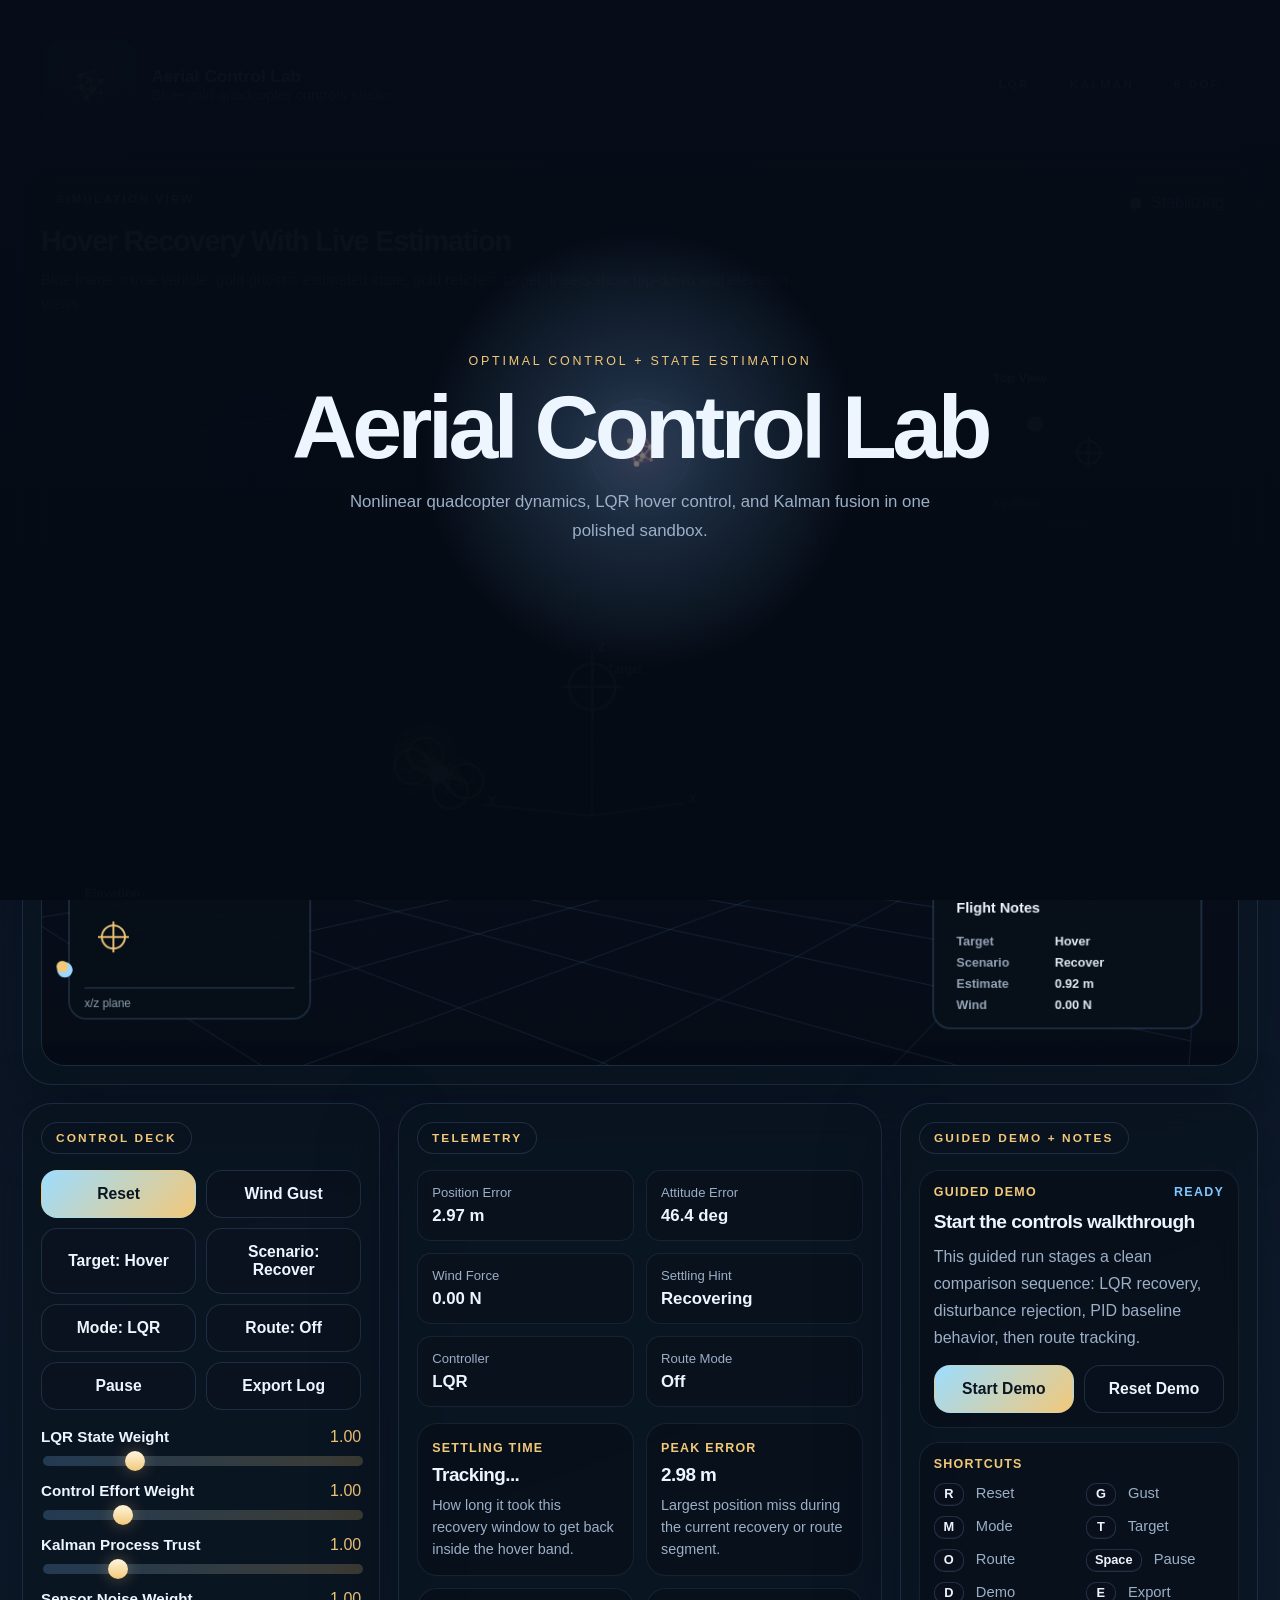
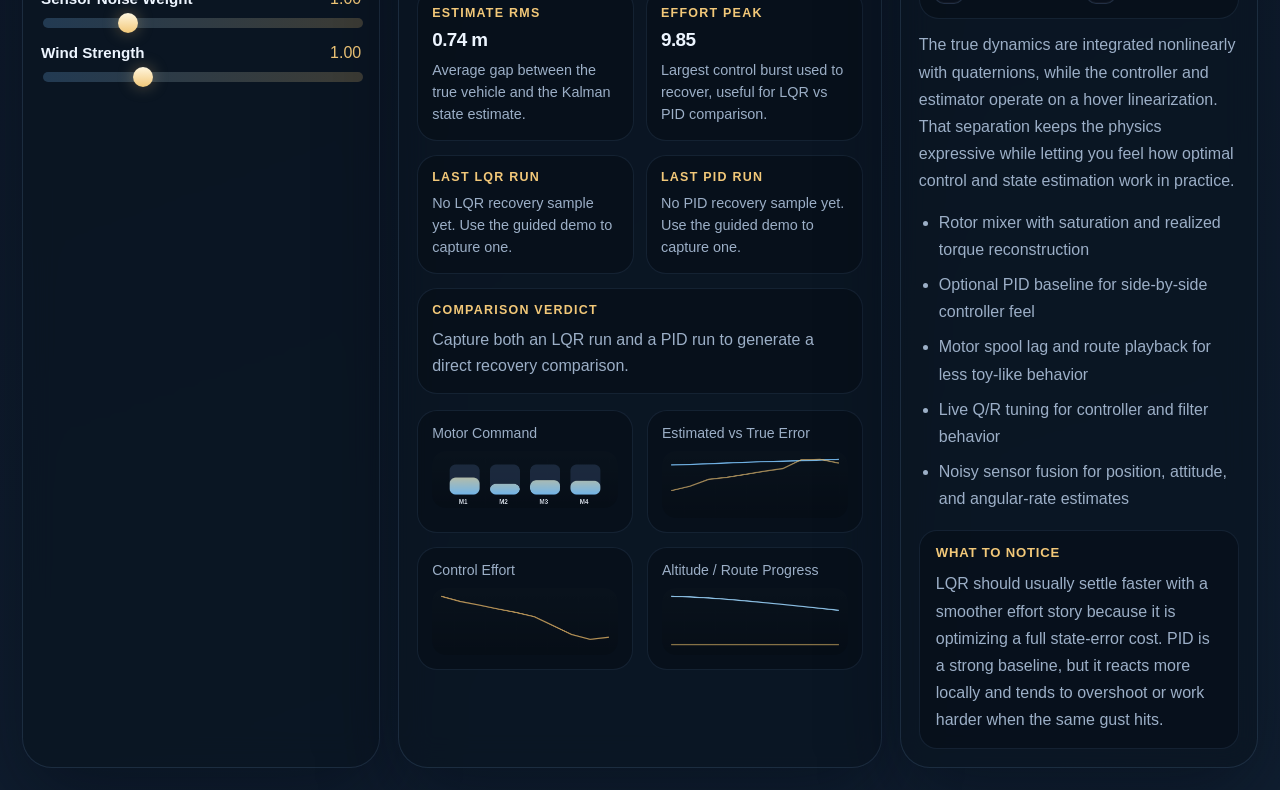
<file: aerial-control-lab/index.html>
<!DOCTYPE html>
<html lang="en">
  <head>
    <meta charset="UTF-8" />
    <meta name="viewport" content="width=device-width, initial-scale=1.0" />
    <title>Aerial Control Lab</title>
    <link rel="icon" type="image/svg+xml" href="./assets/favicon.svg?v=20260406f" />
    <link rel="shortcut icon" href="./assets/favicon.svg?v=20260406f" />
    <link rel="apple-touch-icon" href="./assets/favicon.svg?v=20260406f" />
    <link rel="stylesheet" href="./assets/css/site-brand.css" />
    <link rel="stylesheet" href="./styles/main.css" />
  </head>
  <body>
    <div class="intro intro--active" id="intro">
      <div class="intro__core">
        <div class="intro__halo"></div>
        <div class="intro__orb"><canvas class="icosa-shell" data-shell-size="102" aria-label="Drag to spin the icosahedron"></canvas></div>
        <div class="intro__title-wrap">
          <div class="intro__eyebrow">Optimal Control + State Estimation</div>
          <h1 class="intro__title">Aerial Control Lab</h1>
          <p class="intro__subtitle">
            Nonlinear quadcopter dynamics, LQR hover control, and Kalman fusion in one polished sandbox.
          </p>
        </div>
      </div>
    </div>

    <div class="boot-banner" id="bootBanner" hidden></div>

    <div class="page-shell">
      <div class="ambient ambient--left"></div>
      <div class="ambient ambient--right"></div>

      <header class="topbar glass">
        <div class="brand">
          <div class="brand__glyph"><canvas class="icosa-shell" data-shell-size="90" aria-label="Drag to spin the icosahedron"></canvas></div>
          <div>
            <div class="brand__title">Aerial Control Lab</div>
            <div class="brand__subtitle">Blue-gold quadcopter controls studio</div>
          </div>
        </div>
        <div class="topbar__meta">
          <span class="pill">LQR</span>
          <span class="pill">Kalman</span>
          <span class="pill">6-DOF</span>
        </div>
      </header>

      <main class="layout">
        <section class="viewport glass">
          <div class="viewport__header">
            <div>
              <span class="eyebrow">Simulation View</span>
              <h2>Hover Recovery With Live Estimation</h2>
              <p class="viewport__hint">
                Blue frame = true vehicle, gold ghost = estimated state, gold reticle = target. Insets show top-down and elevation views.
              </p>
            </div>
            <div class="status">
              <span class="status__dot" id="statusDot"></span>
              <span id="statusLabel">Stabilizing</span>
            </div>
          </div>
          <canvas id="sceneCanvas" width="1240" height="760"></canvas>
        </section>

        <section class="dock">
          <section class="panel glass dock__controls">
            <span class="eyebrow">Control Deck</span>
            <div class="control-grid">
              <button class="button button--primary" id="resetButton">Reset</button>
              <button class="button" id="gustButton">Wind Gust</button>
              <button class="button" id="targetButton">Target: Hover</button>
              <button class="button" id="scenarioButton">Scenario: Recover</button>
              <button class="button" id="modeButton">Mode: LQR</button>
              <button class="button" id="routeButton">Route: Off</button>
              <button class="button" id="pauseButton">Pause</button>
              <button class="button" id="exportButton">Export Log</button>
            </div>
            <div class="slider-stack" id="sliderStack"></div>
          </section>

          <section class="panel glass dock__telemetry">
            <span class="eyebrow">Telemetry</span>
            <div class="telemetry-grid">
              <div class="metric">
                <span class="metric__label">Position Error</span>
                <strong id="positionError">0.00 m</strong>
              </div>
              <div class="metric">
                <span class="metric__label">Attitude Error</span>
                <strong id="attitudeError">0.0 deg</strong>
              </div>
              <div class="metric">
                <span class="metric__label">Wind Force</span>
                <strong id="windValue">0.0 N</strong>
              </div>
              <div class="metric">
                <span class="metric__label">Settling Hint</span>
                <strong id="settleValue">Recovering</strong>
              </div>
              <div class="metric">
                <span class="metric__label">Controller</span>
                <strong id="controllerValue">LQR</strong>
              </div>
              <div class="metric">
                <span class="metric__label">Route Mode</span>
                <strong id="routeValue">Off</strong>
              </div>
            </div>
            <div class="benchmark-strip">
              <article class="benchmark-card">
                <span class="benchmark-card__label">Settling Time</span>
                <strong class="benchmark-card__value" id="settlingTimeValue">Tracking...</strong>
                <p>How long it took this recovery window to get back inside the hover band.</p>
              </article>
              <article class="benchmark-card">
                <span class="benchmark-card__label">Peak Error</span>
                <strong class="benchmark-card__value" id="peakErrorValue">0.00 m</strong>
                <p>Largest position miss during the current recovery or route segment.</p>
              </article>
              <article class="benchmark-card">
                <span class="benchmark-card__label">Estimate RMS</span>
                <strong class="benchmark-card__value" id="estimateRmsValue">0.00 m</strong>
                <p>Average gap between the true vehicle and the Kalman state estimate.</p>
              </article>
              <article class="benchmark-card">
                <span class="benchmark-card__label">Effort Peak</span>
                <strong class="benchmark-card__value" id="effortPeakValue">0.00</strong>
                <p>Largest control burst used to recover, useful for LQR vs PID comparison.</p>
              </article>
            </div>
            <div class="compare-grid">
              <article class="compare-card">
                <div class="compare-card__title">Last LQR Run</div>
                <p id="lqrSummary">Run the guided demo to capture a clean LQR recovery sample.</p>
              </article>
              <article class="compare-card">
                <div class="compare-card__title">Last PID Run</div>
                <p id="pidSummary">Switch to PID or use the guided demo to generate a baseline.</p>
              </article>
            </div>
            <div class="verdict-card">
              <div class="verdict-card__eyebrow">Comparison Verdict</div>
              <p id="comparisonVerdict">
                Capture both an LQR run and a PID run to generate a direct recovery comparison.
              </p>
            </div>
            <div class="readouts">
              <div class="readout">
                <div class="readout__title">Motor Command</div>
                <canvas id="motorCanvas" width="360" height="110"></canvas>
              </div>
              <div class="readout">
                <div class="readout__title">Estimated vs True Error</div>
                <canvas id="errorCanvas" width="360" height="130"></canvas>
              </div>
              <div class="readout">
                <div class="readout__title">Control Effort</div>
                <canvas id="effortCanvas" width="360" height="130"></canvas>
              </div>
              <div class="readout">
                <div class="readout__title">Altitude / Route Progress</div>
                <canvas id="altitudeCanvas" width="360" height="130"></canvas>
              </div>
            </div>
          </section>

          <section class="panel glass dock__notes">
            <span class="eyebrow">Guided Demo + Notes</span>
            <div class="demo-card">
              <div class="demo-card__meta">
                <span class="demo-card__eyebrow" id="demoStepTag">Guided Demo</span>
                <span class="demo-card__progress" id="demoProgress">Ready</span>
              </div>
              <h3 id="demoTitle">Start the controls walkthrough</h3>
              <p id="demoBody">
                This guided run stages a clean comparison sequence: LQR recovery, disturbance rejection, PID baseline behavior,
                then route tracking.
              </p>
              <div class="demo-card__actions">
                <button class="button button--primary" id="demoAdvanceButton">Start Demo</button>
                <button class="button" id="demoResetButton">Reset Demo</button>
              </div>
            </div>
            <div class="shortcut-card">
              <div class="shortcut-card__title">Shortcuts</div>
              <div class="shortcut-grid">
                <span><kbd>R</kbd> Reset</span>
                <span><kbd>G</kbd> Gust</span>
                <span><kbd>M</kbd> Mode</span>
                <span><kbd>T</kbd> Target</span>
                <span><kbd>O</kbd> Route</span>
                <span><kbd>Space</kbd> Pause</span>
                <span><kbd>D</kbd> Demo</span>
                <span><kbd>E</kbd> Export</span>
              </div>
            </div>
            <p>
              The true dynamics are integrated nonlinearly with quaternions, while the controller and estimator operate on a hover
              linearization. That separation keeps the physics expressive while letting you feel how optimal control and state
              estimation work in practice.
            </p>
            <ul class="feature-list">
              <li>Rotor mixer with saturation and realized torque reconstruction</li>
              <li>Optional PID baseline for side-by-side controller feel</li>
              <li>Motor spool lag and route playback for less toy-like behavior</li>
              <li>Live Q/R tuning for controller and filter behavior</li>
              <li>Noisy sensor fusion for position, attitude, and angular-rate estimates</li>
            </ul>
            <div class="help-callout">
              <div class="help-callout__title">What to notice</div>
              <p>
                LQR should usually settle faster with a smoother effort story because it is optimizing a full state-error cost. PID is a
                strong baseline, but it reacts more locally and tends to overshoot or work harder when the same gust hits.
              </p>
            </div>
          </section>
        </section>
      </main>
    </div>

    <script>
      window.__ACL_BOOTED = false;
      window.__ACL_BOOT_TIMEOUT = null;

      window.__ACL_CLEAR_INTRO = function () {
        const intro = document.getElementById("intro");
        if (!intro) return;
        intro.classList.add("intro--done");
        window.setTimeout(() => {
          if (intro.parentNode) {
            intro.remove();
          }
        }, 420);
      };

      window.__ACL_SHOW_BOOT_ERROR = function (message) {
        const banner = document.getElementById("bootBanner");
        if (!banner) return;
        banner.hidden = false;
        banner.textContent = message;
        window.__ACL_CLEAR_INTRO();
      };

      window.__ACL_BOOT_TIMEOUT = window.setTimeout(() => {
        if (!window.__ACL_BOOTED) {
          window.__ACL_SHOW_BOOT_ERROR(
            "Startup is taking longer than expected. The page was force-opened; if controls stay unresponsive, refresh once or use ./scripts/serve.sh.",
          );
        }
      }, 2600);
    </script>
    <script defer src="./src/app.bundle.js"></script>
    <script src="./assets/js/icosa-shell.js"></script>
  </body>
</html>
</file>
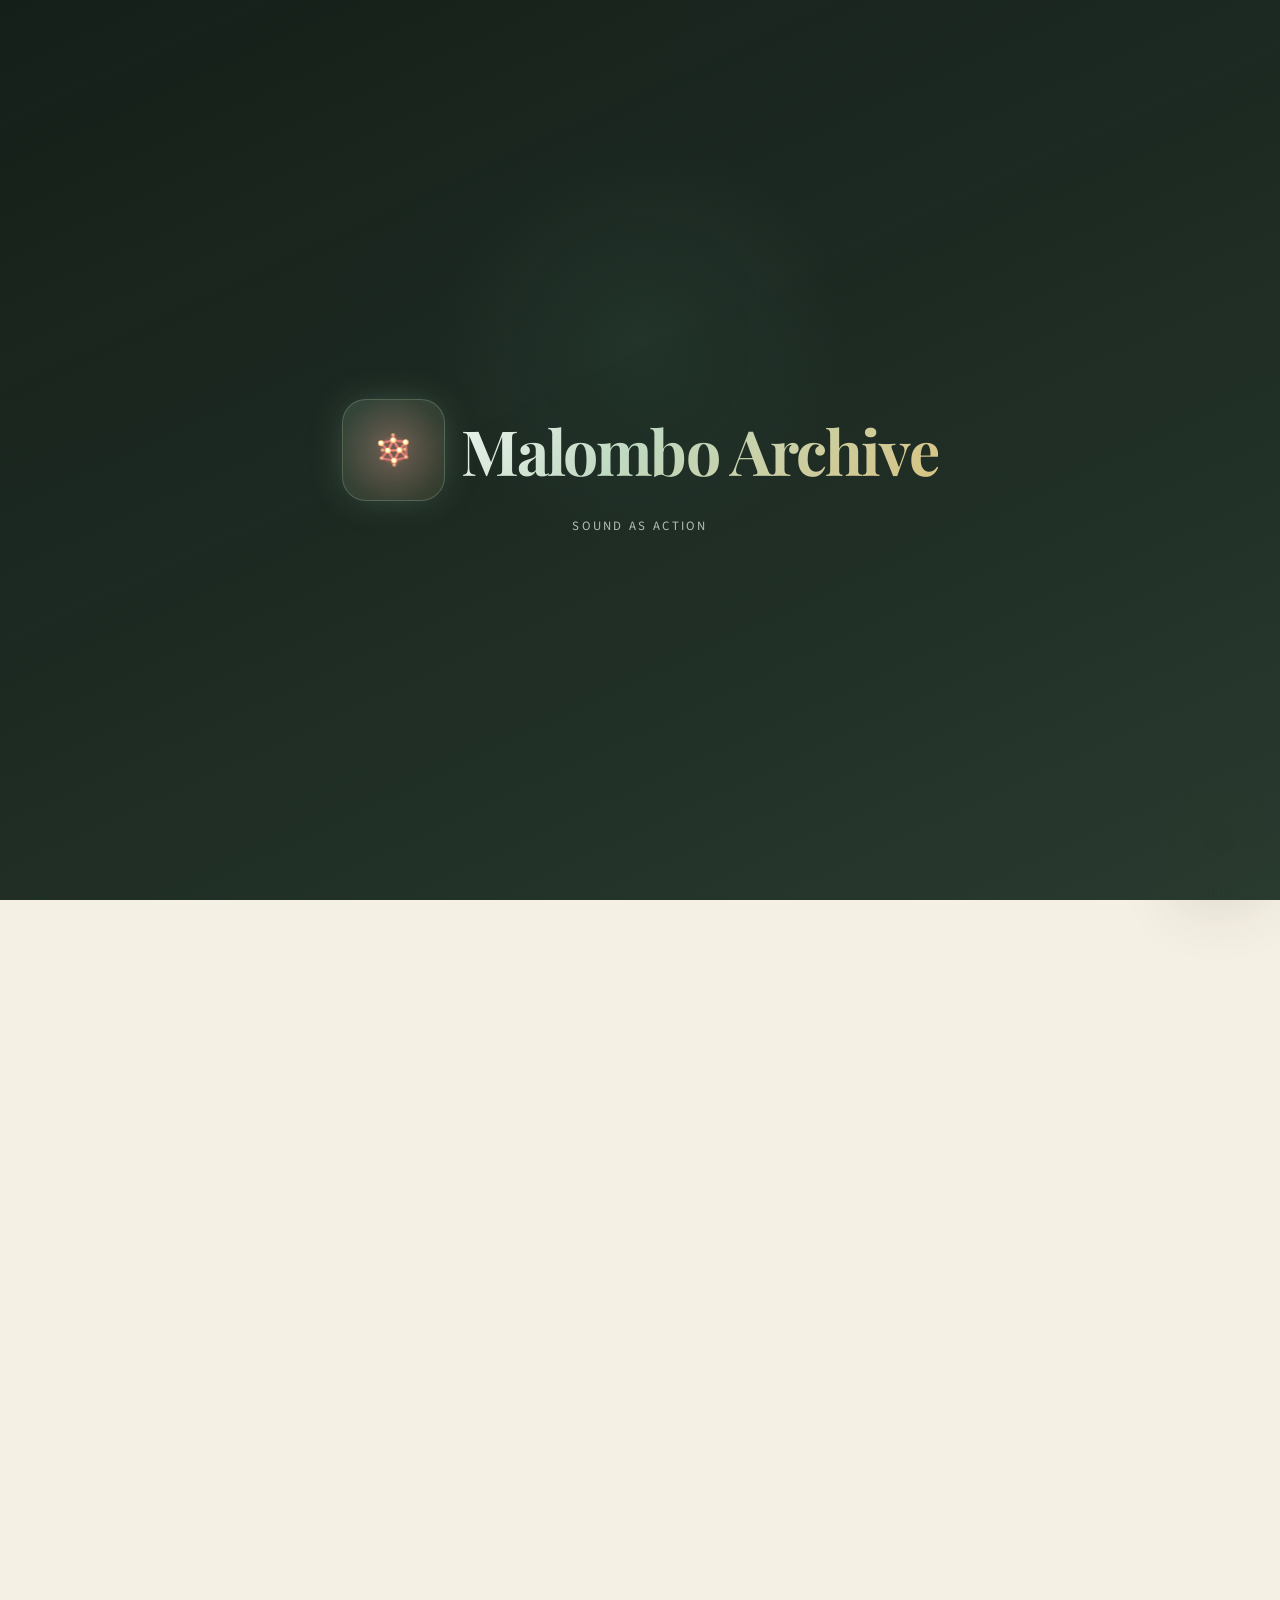
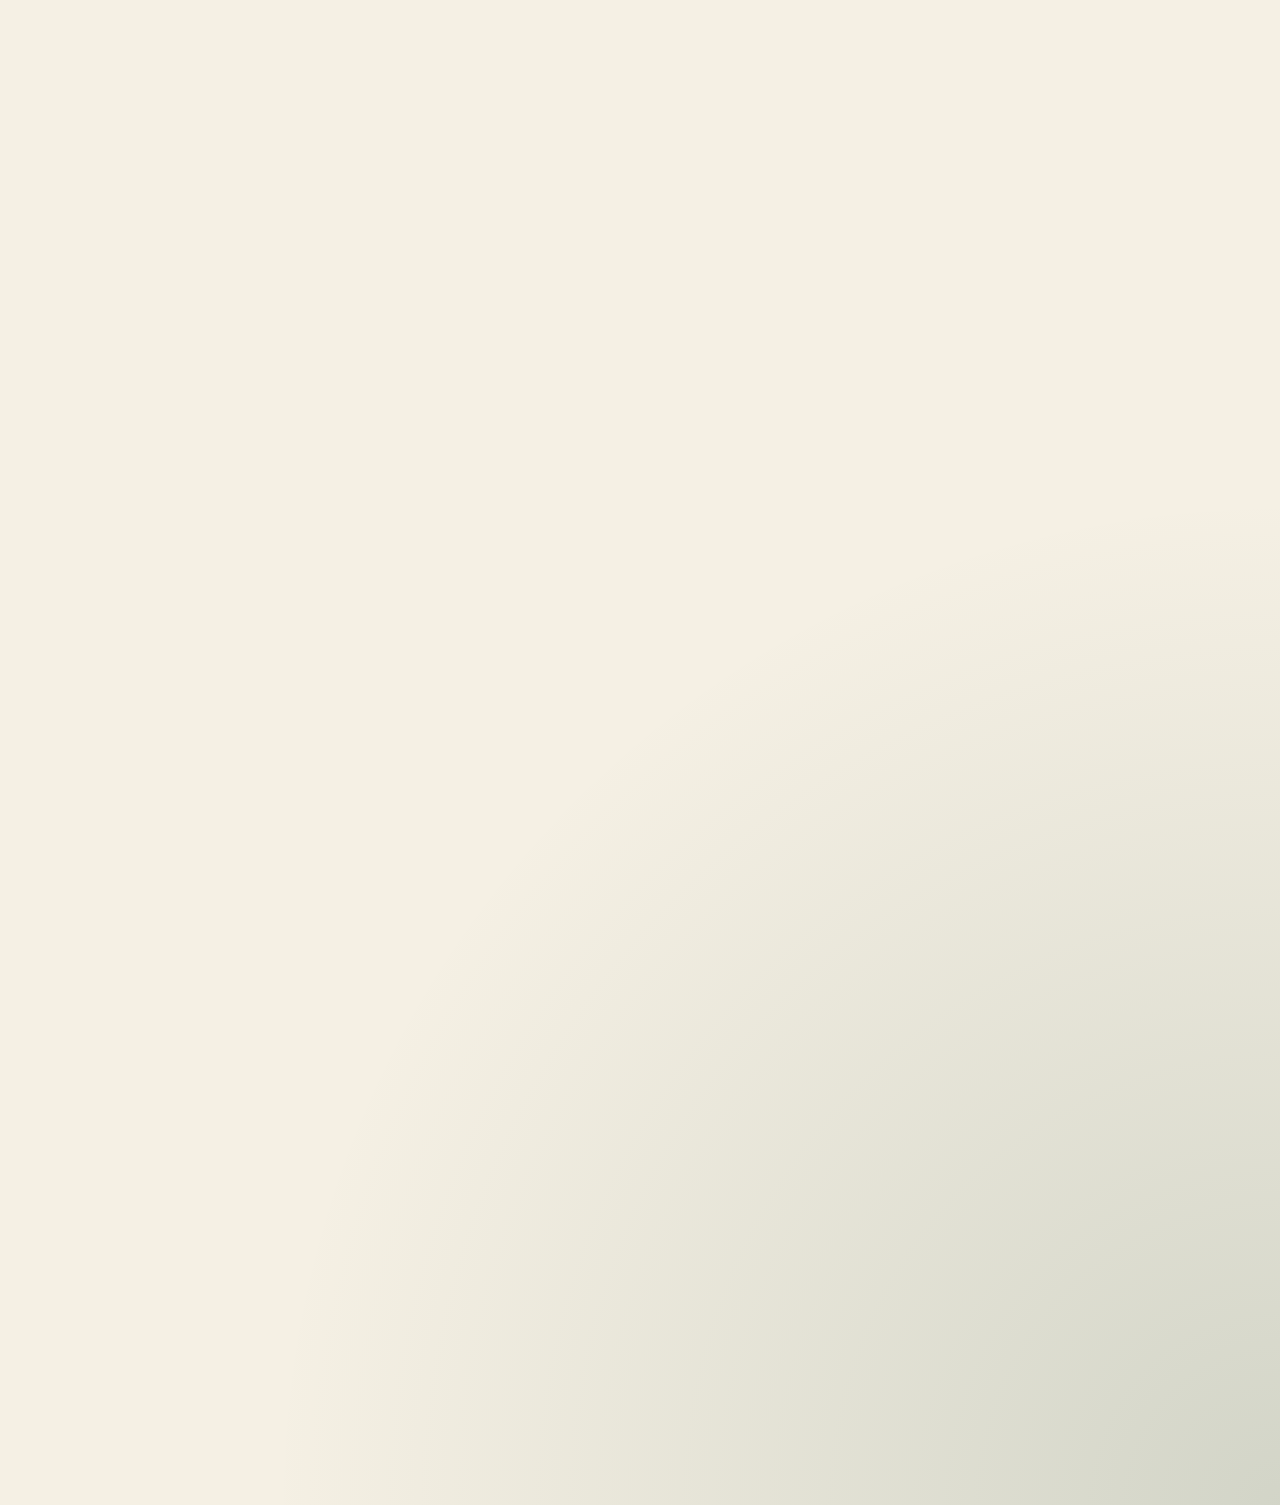
<file: malombo-archive/index.html>
<!DOCTYPE html>
<html lang="en">
<head>
  <meta charset="UTF-8">
  <meta name="viewport" content="width=device-width, initial-scale=1.0">
  <title>Malombo’s Spirit | Malombo Archive</title>
  <meta name="description" content="A digital research archive based on a final paper about Venda Malombo, possession, healing, modernity, and Philip Tabane.">
  <link rel="icon" type="image/svg+xml" href="assets/images/icosa-shell.svg">
  <link rel="shortcut icon" href="assets/images/icosa-shell.svg">
  <link rel="apple-touch-icon" href="assets/images/icosa-shell.svg">
  <link rel="preconnect" href="https://fonts.googleapis.com">
  <link rel="preconnect" href="https://fonts.gstatic.com" crossorigin>
  <link href="https://fonts.googleapis.com/css2?family=Playfair+Display:wght@500;600;700&family=Source+Sans+3:wght@400;500;600;700&display=swap" rel="stylesheet">
  <link rel="stylesheet" href="assets/css/styles.css">
</head>
<body class="is-loading" data-page="home">
  <!-- Shared site header -->
  <header class="site-header">
    <div class="container header-inner">
      <a class="brand" href="index.html">Malombo Archive</a>
      <button class="nav-toggle" type="button" aria-expanded="false" aria-controls="site-nav">Menu</button>
      <nav id="site-nav" class="site-nav" aria-label="Primary">
        <a href="index.html">Home</a>
        <a href="pages/theoretical-framework.html">Framework</a>
        <a href="pages/historical-context.html">History</a>
        <a href="pages/ritual-practice.html">Ritual</a>
        <a href="pages/audio-analysis.html">Audio</a>
        <a href="pages/from-ritual-to-festival.html">Festival</a>
        <a href="pages/works-cited.html">Works Cited</a>
        <a href="pages/about.html">About</a>
      </nav>
      <button class="theme-toggle" type="button" aria-label="Toggle dark mode">Theme</button>
    </div>
  </header>

  <main>
    <!-- Hero / archive framing -->
    <section class="hero">
      <div class="container hero-grid">
        <div class="hero-copy reveal">
          <p class="eyebrow">Final Research Archive</p>
          <h1>Malombo’s Spirit: Possession, Healing, and Modernity from Venda Ritual to South African Jazz</h1>
          <p class="subtitle">How Philip Tabane extended Venda ritual logic into apartheid-era urban performance without surrendering its cosmological foundations.</p>
          <div class="hero-meta" aria-label="Archive metadata">
            <div class="meta-chip">
              <span class="meta-label">Researcher</span>
              <strong>Supash Bhat</strong>
            </div>
            <div class="meta-chip">
              <span class="meta-label">Course</span>
              <strong>Music 170</strong>
            </div>
            <div class="meta-chip">
              <span class="meta-label">Argument</span>
              <strong>Ritual logic survives modernity</strong>
            </div>
          </div>
          <div class="hero-actions">
            <a class="button button-primary" href="pages/audio-analysis.html">Enter the Audio Archive</a>
            <a class="button button-secondary" href="#abstract">Read the Abstract</a>
          </div>
        </div>
        <figure class="hero-figure reveal">
          <img src="assets/images/photos/venda-dancers.jpg" alt="Venda dancers performing with drummers in Limpopo, South Africa.">
          <figcaption>
            <span class="figure-note">Photo: “Venda dancers, Mashovhela Bush Lodge, Louis Trichardt, Limpopo, South Africa” by South African Tourism, via <a href="https://commons.wikimedia.org/wiki/File:Venda_dancers,_Mashovhela_Bush_Lodge,_Louis_Trichardt,_Limpopo,_South_Africa_(10185242894).jpg" target="_blank" rel="noopener noreferrer">Wikimedia Commons</a>, CC BY 2.0.</span>
          </figcaption>
        </figure>
      </div>
    </section>

    <section class="invocation-band">
      <div class="container">
        <p><span>Sonic invocation:</span> in this archive, sound is treated not as ornament or representation, but as an active force that calls, transforms, heals, and reorganizes social space.</p>
      </div>
    </section>

    <section id="abstract" class="section">
      <div class="container abstract-panel reveal">
        <div class="prose">
          <p class="section-label">Abstract</p>
          <h2>Malombo as ontology, not residue</h2>
          <p>
            This archive is based on my final paper arguing that Malombo names both a Venda healing ritual and a modern musical language. In Vhavenda ritual life, malombo organizes possession, drumming, chanting, dance, and the restoration of balance between human beings and ancestral forces. In twentieth-century South Africa, Philip Nchipi Tabane and the Malombo Jazz Makers carried those same structures into urban circuits shaped by apartheid, recording studios, radio, festivals, and anti-apartheid cultural spaces. Rather than reading that movement as a transition from “traditional African music” into jazz modernity, the project treats Tabane’s work as a continuation of ritual logic under new historical conditions. Malombo therefore challenges colonial binaries separating traditional from modern, spiritual from intellectual, and ritual from experimentation. Drawing on Blacking, Davhula, Rouget, Turner, Felber, Erlmann, and Galane, the site argues that sound in Malombo functions not merely as aesthetic expression but as ontology: it reorganizes embodiment, consciousness, ancestry, and social reality.
          </p>
        </div>
        <aside class="archive-note">
          <p class="section-label">Archive Note</p>
          <p>This version of the archive follows the final paper’s central claim: Malombo is not a leftover tradition modernity leaves behind, but a living epistemology whose ritual structures continue inside urban performance.</p>
        </aside>
      </div>
    </section>

    <section class="section section-tinted">
      <div class="container">
        <div class="section-heading reveal">
          <p class="section-label">Archive Pathways</p>
          <h2>Explore the argument as an archive</h2>
        </div>
        <div class="card-grid card-grid-4">
          <article class="archive-card reveal">
            <p class="card-kicker">Theory</p>
            <h3>Theoretical Framework</h3>
            <p>Frames possession, liminality, and sound as organized ritual action rather than mysticism or symbol alone.</p>
            <a href="pages/theoretical-framework.html">Read framework</a>
          </article>
          <article class="archive-card reveal">
            <p class="card-kicker">Context</p>
            <h3>Historical Context</h3>
            <p>Shows how apartheid, retribalisation, migration, and urban music culture shaped Malombo’s reception.</p>
            <a href="pages/historical-context.html">Study history</a>
          </article>
          <article class="archive-card reveal">
            <p class="card-kicker">Practice</p>
            <h3>Ritual Practice</h3>
            <p>Centers ancestral calling, structured sonic participation, healing, and possession in Vhavenda ritual life.</p>
            <a href="pages/ritual-practice.html">View ritual practice</a>
          </article>
          <article class="archive-card reveal">
            <p class="card-kicker">Listening</p>
            <h3>Audio Analysis</h3>
            <p>Reads “Sangoma” through ostinato, density, duration, and ritual entrainment rather than genre shorthand.</p>
            <a href="pages/audio-analysis.html">Open listening room</a>
          </article>
        </div>
      </div>
    </section>

    <section class="section">
      <div class="container archive-strip reveal">
        <div>
          <p class="section-label">Argument Spine</p>
          <h2>Archive sequence</h2>
        </div>
        <div class="sequence-grid">
          <div class="sequence-step">
            <span>1</span>
            <p>Ancestral disturbance makes healing and ritual calling necessary.</p>
          </div>
          <div class="sequence-step">
            <span>2</span>
            <p>Drumming, repetition, and possession structure ritual transformation.</p>
          </div>
          <div class="sequence-step">
            <span>3</span>
            <p>Tabane extends ritual logic into urban circulation and performance.</p>
          </div>
          <div class="sequence-step">
            <span>4</span>
            <p>Music becomes a modern force of ontology, continuity, and cultural sovereignty.</p>
          </div>
        </div>
      </div>
    </section>

    <section class="section">
      <div class="container split-layout">
        <div class="reveal">
          <p class="section-label">Visual Argument</p>
          <h2>From healing rite to urban circulation</h2>
          <p>
            The archive follows the paper’s main motion: ancestral calling becomes ritual transformation, ritual transformation enters urban circulation, and modern performance preserves rather than cancels spiritual knowledge.
          </p>
        </div>
        <div class="diagram-frame reveal">
          <img src="assets/images/transformation-diagram.svg" alt="Diagram showing movement from ancestral calling to ritual transformation, urban performance, and public continuity.">
        </div>
      </div>
    </section>

    <section class="section section-tinted">
      <div class="container dual-feature">
        <article class="feature-panel reveal">
          <p class="section-label">Featured Theorists</p>
          <h2>Blacking, Rouget, Turner, Davhula</h2>
          <p>The archive’s conceptual core comes from a conversation between ethnomusicology, ritual theory, and indigenous healing research. Those frameworks make it possible to read Malombo as structured knowledge rather than symbolic residue.</p>
          <a class="text-link" href="pages/theoretical-framework.html">Open the framework page</a>
        </article>
        <article class="feature-panel reveal">
          <p class="section-label">Featured Listening</p>
          <h2>Why “Sangoma” matters</h2>
          <p>The paper treats this recording as proof that Malombo’s ritual structure survives in modern circulation: ostinato, layering, and rhythmic duration produce immersion instead of conventional harmonic release.</p>
          <a class="text-link" href="pages/audio-analysis.html">Enter the listening room</a>
        </article>
      </div>
    </section>
  </main>

  <footer class="site-footer">
    <div class="container footer-inner">
      <p>Supash Bhat, Music 170, Professor Davies.</p>
      <p>Designed as an expandable GitHub Pages research archive.</p>
    </div>
  </footer>

  <script src="assets/js/main.js"></script>
  <script src="../assets/js/icosa-shell.js"></script>
</body>
</html>
</file>
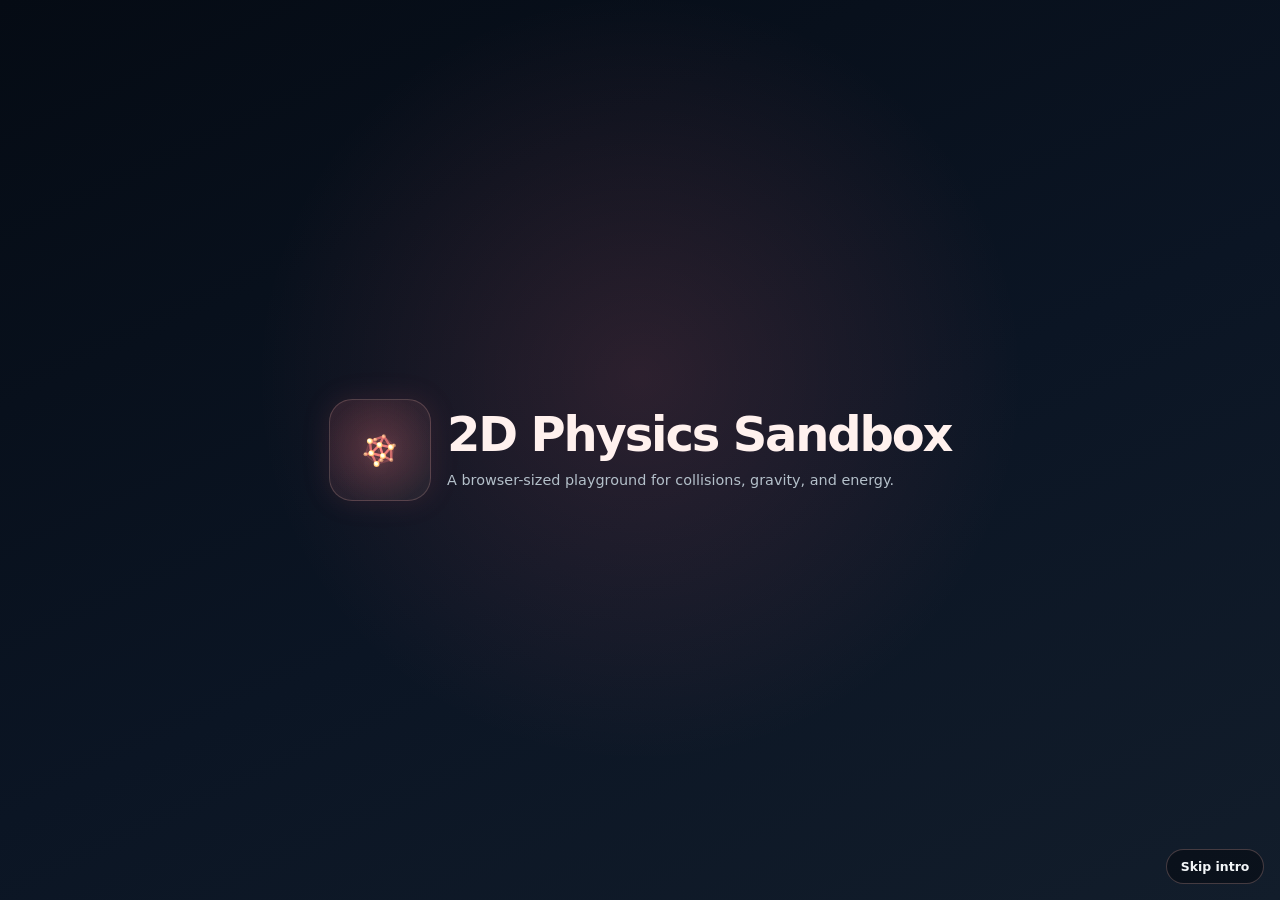
<file: 2d-physics.html>
<!DOCTYPE html>
<html lang="en">
<head>
    <meta charset="UTF-8">
    <meta name="viewport" content="width=device-width, initial-scale=1.0">
    <title>2D Physics Sandbox | Supash Bhat</title>
    <link rel="stylesheet" href="assets/css/site-brand.css">
    <link rel="icon" type="image/svg+xml" href="assets/icosa-shell.svg?v=20260406f">
    <link rel="shortcut icon" href="assets/icosa-shell.svg?v=20260406f">
    <link rel="apple-touch-icon" href="assets/icosa-shell.svg?v=20260406f">
    <style>
        :root {
            --bg-0: #050a14;
            --bg-1: #0c1420;
            --panel: rgba(10, 16, 26, 0.78);
            --panel-soft: rgba(14, 22, 34, 0.68);
            --line: rgba(255, 132, 120, 0.16);
            --line-strong: rgba(255, 178, 165, 0.28);
            --text: #eef4fb;
            --text-soft: #bfbdc6;
            --text-faint: #8f8792;
            --accent: #ff8077;
            --accent-soft: #ffc6b5;
            --accent-warm: #ffd9c7;
        }

        * {
            box-sizing: border-box;
        }

        html, body {
            margin: 0;
            width: 100%;
            height: 100%;
            overflow: hidden;
            font-family: "Inter", "Segoe UI", system-ui, sans-serif;
            color: var(--text);
            background:
                radial-gradient(circle at 18% 12%, rgba(255, 128, 119, 0.12), transparent 22%),
                radial-gradient(circle at 82% 18%, rgba(255, 210, 194, 0.08), transparent 22%),
                linear-gradient(165deg, var(--bg-0) 0%, var(--bg-1) 52%, #162233 100%);
        }

        canvas {
            display: block;
            width: 100%;
            height: 100%;
            cursor: grab;
        }

        canvas.dragging {
            cursor: grabbing;
        }

        .overlay {
            position: fixed;
            inset: 0;
            pointer-events: none;
        }

        .panel {
            position: absolute;
            border-radius: 1.35rem;
            background: linear-gradient(180deg, rgba(255, 255, 255, 0.03), transparent 100%), var(--panel);
            border: 1px solid var(--line);
            backdrop-filter: blur(16px);
            box-shadow: 0 20px 40px rgba(0, 0, 0, 0.22);
        }

        .hero {
            top: 20px;
            left: 20px;
            width: min(460px, calc(100vw - 40px));
            padding: 1rem 1.1rem 1.05rem;
        }

        .hero::after {
            content: "";
            position: absolute;
            left: -10%;
            right: -10%;
            top: 46%;
            height: 80px;
            border-radius: 999px;
            background: linear-gradient(90deg, transparent, rgba(255, 140, 126, 0.08), rgba(255, 214, 199, 0.16), transparent);
            filter: blur(18px);
            opacity: 0.9;
            animation: sweep 10s ease-in-out infinite;
        }

        .eyebrow,
        .chip {
            display: inline-flex;
            align-items: center;
            gap: 0.3rem;
            padding: 0.34rem 0.68rem;
            border-radius: 999px;
            font-size: 0.7rem;
            font-weight: 800;
            letter-spacing: 0.14em;
            text-transform: uppercase;
            color: var(--accent-soft);
            border: 1px solid rgba(255, 144, 128, 0.12);
            background: rgba(255, 128, 119, 0.06);
        }

        .hero h1 {
            margin: 0.75rem 0 0.3rem;
            font-size: clamp(2rem, 4vw, 3.2rem);
            line-height: 1.02;
            letter-spacing: -0.055em;
        }

        .hero p {
            margin: 0;
            color: var(--text-soft);
            line-height: 1.68;
            max-width: 34rem;
        }

        .hero-meta {
            margin-top: 0.95rem;
            display: flex;
            flex-wrap: wrap;
            gap: 0.45rem;
        }

        .stats {
            top: 20px;
            right: 20px;
            width: min(320px, calc(100vw - 40px));
            padding: 1rem;
        }

        .stats-grid {
            display: grid;
            grid-template-columns: repeat(2, minmax(0, 1fr));
            gap: 0.8rem 1rem;
            margin-top: 0.9rem;
        }

        .stat-label {
            display: block;
            margin-bottom: 0.28rem;
            color: var(--text-faint);
            text-transform: uppercase;
            letter-spacing: 0.12em;
            font-size: 0.68rem;
            font-weight: 800;
        }

        .stat-value {
            display: block;
            font-size: 1.06rem;
            font-weight: 700;
        }

        .toolbar {
            left: 20px;
            right: 20px;
            bottom: 20px;
            padding: 0.95rem 1rem;
            display: flex;
            justify-content: space-between;
            align-items: center;
            gap: 1rem;
            pointer-events: auto;
        }

        .toolbar-group,
        .toolbar-actions,
        .preset-row {
            display: flex;
            flex-wrap: wrap;
            gap: 0.55rem;
            align-items: center;
        }

        .button {
            appearance: none;
            border: 1px solid rgba(255, 144, 128, 0.12);
            background: rgba(255, 255, 255, 0.035);
            color: var(--text);
            padding: 0.78rem 1rem;
            border-radius: 0.95rem;
            font-weight: 700;
            cursor: pointer;
            transition: transform 0.18s ease, border-color 0.18s ease, background 0.18s ease;
        }

        .button:hover {
            transform: translateY(-1px);
            border-color: rgba(255, 184, 170, 0.22);
            background: rgba(255, 255, 255, 0.06);
        }

        .button.active,
        .button.primary {
            color: #08131c;
            border-color: transparent;
            background: linear-gradient(135deg, var(--accent-warm) 0%, #ff968b 42%, #ff7b74 100%);
        }

        .hint {
            position: absolute;
            left: 20px;
            bottom: 130px;
            padding: 0.8rem 0.95rem;
            max-width: 430px;
            color: var(--text-soft);
            line-height: 1.58;
        }

        .hint strong {
            color: var(--text);
        }

        .hint code {
            color: var(--accent-soft);
            font-family: "SFMono-Regular", ui-monospace, monospace;
        }

        @keyframes sweep {
            0% { transform: translateX(-5%) translateY(0); opacity: 0.46; }
            50% { transform: translateX(4%) translateY(-4px); opacity: 0.82; }
            100% { transform: translateX(-3%) translateY(2px); opacity: 0.38; }
        }

        @media (max-width: 920px) {
            .stats {
                top: auto;
                right: 20px;
                bottom: 132px;
                width: calc(100vw - 40px);
            }

            .hint {
                display: none;
            }

            .toolbar {
                flex-direction: column;
                align-items: flex-start;
            }
        }
    </style>
</head>
<body>
    <div class="site-intro" data-site-intro="2d-physics.html">
        <div class="site-intro__content">
            <div class="site-intro__mark"><canvas class="icosa-shell" data-shell-size="102" aria-hidden="true"></canvas></div>
            <div><h1 class="site-intro__title">2D Physics Sandbox</h1><p class="site-intro__caption">A browser-sized playground for collisions, gravity, and energy.</p></div>
        </div>
        <button class="site-intro__skip" type="button" data-intro-skip>Skip intro</button>
    </div>
    <canvas id="physicsCanvas"></canvas>

    <div class="overlay">
        <section class="panel hero">
            <div class="project-brand-row"><a href="index.html" aria-label="Back to Supash Bhat portfolio"><canvas class="icosa-shell" data-shell-size="90" aria-hidden="true"></canvas></a><span>Supash Bhat · Interactive Physics</span></div>
            <div class="eyebrow">2D Physics Sandbox</div>
            <h1>Motion You Can Grab.</h1>
            <p>
                A more tactile browser layer over the physics-engine work: drag bodies, flip gravity, swap scenes,
                and watch collisions, energy, and momentum respond in real time.
            </p>
            <div class="hero-meta">
                <span class="chip">Drag To Throw</span>
                <span class="chip">Scene Presets</span>
                <span class="chip">Energy Readout</span>
            </div>
        </section>

        <section class="panel stats">
            <div class="eyebrow">Live Stats</div>
            <div class="stats-grid">
                <div><span class="stat-label">Scene</span><span class="stat-value" id="sceneValue">Random</span></div>
                <div><span class="stat-label">Gravity</span><span class="stat-value" id="gravityValue">Down</span></div>
                <div><span class="stat-label">Bodies</span><span class="stat-value" id="ballValue">0</span></div>
                <div><span class="stat-label">Avg Speed</span><span class="stat-value" id="speedValue">0.0</span></div>
                <div><span class="stat-label">Collisions</span><span class="stat-value" id="collisionValue">0</span></div>
                <div><span class="stat-label">Energy</span><span class="stat-value" id="energyValue">0</span></div>
            </div>
        </section>

        <section class="panel hint">
            <strong>Controls</strong><br>
            <code>W A S D</code> redirects gravity • <code>1 2 3</code> switches presets • <code>P</code> pauses • <code>T</code> toggles trails
        </section>

        <section class="panel toolbar">
            <div class="toolbar-group">
                <div class="preset-row">
                    <button class="button active" data-preset="random">Random</button>
                    <button class="button" data-preset="cascade">Cascade</button>
                    <button class="button" data-preset="orbit">Orbit</button>
                </div>
            </div>

            <div class="toolbar-actions">
                <button class="button primary" id="addBallBtn">Add Ball</button>
                <button class="button" id="burstBtn">Burst</button>
                <button class="button" id="pauseBtn">Pause</button>
                <button class="button" id="trailBtn">Trails On</button>
                <button class="button" id="resetBtn">Reset</button>
                <button class="button" id="clearBtn">Clear</button>
            </div>
        </section>
    </div>

    <script>
        const canvas = document.getElementById("physicsCanvas");
        const ctx = canvas.getContext("2d");

        const statsEls = {
            scene: document.getElementById("sceneValue"),
            gravity: document.getElementById("gravityValue"),
            balls: document.getElementById("ballValue"),
            speed: document.getElementById("speedValue"),
            collisions: document.getElementById("collisionValue"),
            energy: document.getElementById("energyValue"),
        };

        const COLORS = ["#ff8a7a", "#ffc2a8", "#ffb199", "#ffd8c4", "#ff7b74", "#ff9d86"];
        const BG_TOP = "#08121d";
        const BG_BOTTOM = "#152334";
        const GROUND = "#2a2328";
        const GROUND_LINE = "#ff8479";

        let width = 0;
        let height = 0;
        let dpr = 1;
        let groundY = 0;
        let lastTime = performance.now();
        let visualPhase = 0;
        let paused = false;
        let showTrails = true;
        let currentPreset = "random";
        let collisionCount = 0;

        const gravityModes = {
            DOWN: { x: 0, y: 520 },
            UP: { x: 0, y: -520 },
            LEFT: { x: -520, y: 0 },
            RIGHT: { x: 520, y: 0 },
        };

        let gravity = { ...gravityModes.DOWN };
        let gravityName = "DOWN";
        let balls = [];
        let dragging = null;
        let dragOffset = { x: 0, y: 0 };
        let lastMouse = { x: 0, y: 0 };
        let throwVel = null;

        class Ball {
            constructor({ x, y, vx, vy, restitution, radius, color }) {
                this.x = x;
                this.y = y;
                this.vx = vx;
                this.vy = vy;
                this.restitution = restitution;
                this.radius = radius;
                this.color = color;
                this.trail = [];
            }
        }

        function resizeCanvas() {
            width = window.innerWidth;
            height = window.innerHeight;
            groundY = height - 64;
            dpr = window.devicePixelRatio || 1;
            canvas.width = Math.round(width * dpr);
            canvas.height = Math.round(height * dpr);
            canvas.style.width = `${width}px`;
            canvas.style.height = `${height}px`;
            ctx.setTransform(dpr, 0, 0, dpr, 0, 0);
        }

        function makeBall(overrides = {}) {
            return new Ball({
                x: overrides.x ?? (90 + Math.random() * (width - 180)),
                y: overrides.y ?? (110 + Math.random() * Math.max(120, groundY - 220)),
                vx: overrides.vx ?? ((Math.random() - 0.5) * 280),
                vy: overrides.vy ?? ((Math.random() - 0.5) * 220),
                restitution: overrides.restitution ?? (0.72 + Math.random() * 0.22),
                radius: overrides.radius ?? (10 + Math.random() * 9),
                color: overrides.color ?? COLORS[Math.floor(Math.random() * COLORS.length)],
            });
        }

        function createScene(name) {
            currentPreset = name;
            balls = [];
            if (name === "cascade") {
                for (let i = 0; i < 9; i += 1) {
                    balls.push(makeBall({
                        x: 140 + i * 96,
                        y: 120 + i * 10,
                        vx: -20 + Math.random() * 80,
                        vy: -20 + Math.random() * 60,
                        radius: 12 + (i % 3) * 2,
                    }));
                }
            } else if (name === "orbit") {
                const cx = width * 0.5;
                const cy = height * 0.42;
                for (let i = 0; i < 12; i += 1) {
                    const angle = (Math.PI * 2 * i) / 12;
                    balls.push(makeBall({
                        x: cx + Math.cos(angle) * 210,
                        y: cy + Math.sin(angle) * 128,
                        vx: -Math.sin(angle) * 190,
                        vy: Math.cos(angle) * 140,
                        restitution: 0.88,
                        radius: 11 + (i % 2) * 2,
                    }));
                }
            } else {
                for (let i = 0; i < 12; i += 1) {
                    balls.push(makeBall());
                }
            }

            balls.push(makeBall({
                x: width * 0.5,
                y: groundY - 140,
                vx: 170,
                vy: -260,
                restitution: 0.96,
                radius: 22,
                color: "#ffd5c5",
            }));

            updatePresetButtons();
            updateStats();
        }

        function updatePresetButtons() {
            document.querySelectorAll("[data-preset]").forEach((button) => {
                button.classList.toggle("active", button.dataset.preset === currentPreset);
            });
        }

        function setGravity(mode) {
            gravity = { ...gravityModes[mode] };
            gravityName = mode;
        }

        function addBall() {
            balls.push(makeBall());
        }

        function burstBalls() {
            for (let i = 0; i < 5; i += 1) addBall();
        }

        function clearBalls() {
            balls = [];
            updateStats();
        }

        function getMousePos(event) {
            const rect = canvas.getBoundingClientRect();
            return {
                x: event.clientX - rect.left,
                y: event.clientY - rect.top,
            };
        }

        function resolveCollision(a, b) {
            const dx = a.x - b.x;
            const dy = a.y - b.y;
            const dist = Math.hypot(dx, dy);
            if (!dist) return false;
            const minDist = a.radius + b.radius;
            if (dist >= minDist) return false;

            const nx = dx / dist;
            const ny = dy / dist;
            const overlap = minDist - dist;
            a.x += nx * overlap * 0.5;
            a.y += ny * overlap * 0.5;
            b.x -= nx * overlap * 0.5;
            b.y -= ny * overlap * 0.5;

            const rvx = a.vx - b.vx;
            const rvy = a.vy - b.vy;
            const velAlong = rvx * nx + rvy * ny;
            if (velAlong > 0) return false;

            const restitution = (a.restitution + b.restitution) * 0.5;
            const impulse = -(1 + restitution) * velAlong * 0.5;
            a.vx += impulse * nx;
            a.vy += impulse * ny;
            b.vx -= impulse * nx;
            b.vy -= impulse * ny;
            return true;
        }

        function computeEnergy() {
            const ke = balls.reduce((sum, b) => sum + 0.5 * (b.vx ** 2 + b.vy ** 2), 0);
            const pe = balls.reduce((sum, b) => sum + Math.max(0, groundY - b.y) * Math.hypot(gravity.x, gravity.y) * 0.2, 0);
            return Math.round(ke + pe);
        }

        function averageSpeed() {
            if (!balls.length) return 0;
            return balls.reduce((sum, b) => sum + Math.hypot(b.vx, b.vy), 0) / balls.length;
        }

        function updateStats() {
            statsEls.scene.textContent = currentPreset[0].toUpperCase() + currentPreset.slice(1);
            statsEls.gravity.textContent = gravityName;
            statsEls.balls.textContent = String(balls.length);
            statsEls.speed.textContent = averageSpeed().toFixed(1);
            statsEls.collisions.textContent = String(collisionCount);
            statsEls.energy.textContent = String(computeEnergy());
        }

        function drawBackground() {
            const gradient = ctx.createLinearGradient(0, 0, 0, height);
            gradient.addColorStop(0, BG_TOP);
            gradient.addColorStop(1, BG_BOTTOM);
            ctx.fillStyle = gradient;
            ctx.fillRect(0, 0, width, height);

            ctx.save();
            for (let i = 0; i < 5; i += 1) {
                ctx.beginPath();
                ctx.strokeStyle = `rgba(255, ${180 + i * 12}, ${160 + i * 10}, ${0.05 + i * 0.02})`;
                ctx.lineWidth = i === 2 ? 3 : 2;
                for (let x = -60; x <= width + 60; x += 24) {
                    const y =
                        110 +
                        i * 72 +
                        Math.sin((x / width) * Math.PI * 2 * (1 + i * 0.12) + visualPhase * (0.7 + i * 0.08)) * (18 + i * 6) +
                        Math.cos((x / width) * Math.PI * 2 * 0.55 - visualPhase * 0.38 + i * 0.4) * 8;
                    if (x === -60) ctx.moveTo(x, y);
                    else ctx.lineTo(x, y);
                }
                ctx.stroke();
            }
            ctx.restore();
        }

        function drawGround() {
            ctx.fillStyle = GROUND;
            ctx.fillRect(0, groundY, width, height - groundY);
            ctx.strokeStyle = GROUND_LINE;
            ctx.lineWidth = 2;
            ctx.beginPath();
            ctx.moveTo(0, groundY);
            ctx.lineTo(width, groundY);
            ctx.stroke();
        }

        function drawBalls() {
            for (const ball of balls) {
                if (showTrails && ball.trail.length) {
                    ball.trail.forEach((point, index) => {
                        const t = (index + 1) / ball.trail.length;
                        ctx.beginPath();
                        ctx.fillStyle = `${ball.color}${Math.round(40 + 120 * t).toString(16).padStart(2, "0")}`;
                        ctx.arc(point.x, point.y, Math.max(2, ball.radius * t * 0.75), 0, Math.PI * 2);
                        ctx.fill();
                    });
                }

                ctx.save();
                const glow = ctx.createRadialGradient(ball.x, ball.y, ball.radius * 0.2, ball.x, ball.y, ball.radius * 2.6);
                glow.addColorStop(0, `${ball.color}aa`);
                glow.addColorStop(1, `${ball.color}00`);
                ctx.fillStyle = glow;
                ctx.beginPath();
                ctx.arc(ball.x, ball.y, ball.radius * 2.6, 0, Math.PI * 2);
                ctx.fill();
                ctx.restore();

                ctx.beginPath();
                ctx.fillStyle = ball.color;
                ctx.arc(ball.x, ball.y, ball.radius, 0, Math.PI * 2);
                ctx.fill();

                ctx.beginPath();
                ctx.strokeStyle = "rgba(255,255,255,0.95)";
                ctx.lineWidth = 2;
                ctx.arc(ball.x, ball.y, ball.radius, 0, Math.PI * 2);
                ctx.stroke();

                ctx.beginPath();
                ctx.fillStyle = "rgba(255,255,255,0.95)";
                ctx.arc(ball.x - ball.radius * 0.25, ball.y - ball.radius * 0.28, Math.max(2, ball.radius * 0.22), 0, Math.PI * 2);
                ctx.fill();
            }
        }

        function updatePhysics(dt) {
            collisionCount = 0;
            for (const ball of balls) {
                if (ball === dragging) continue;
                ball.vx += gravity.x * dt;
                ball.vy += gravity.y * dt;
                ball.x += ball.vx * dt;
                ball.y += ball.vy * dt;
                ball.vx *= 0.998;
                ball.vy *= 0.998;

                if (ball.y + ball.radius > groundY) {
                    ball.y = groundY - ball.radius;
                    ball.vy = -ball.vy * ball.restitution;
                    if (Math.abs(ball.vy) < 20) ball.vy = 0;
                }
                if (ball.x - ball.radius < 0) {
                    ball.x = ball.radius;
                    ball.vx *= -ball.restitution;
                }
                if (ball.x + ball.radius > width) {
                    ball.x = width - ball.radius;
                    ball.vx *= -ball.restitution;
                }
                if (ball.y - ball.radius < 0) {
                    ball.y = ball.radius;
                    ball.vy *= -ball.restitution;
                }

                if (showTrails) {
                    ball.trail.push({ x: ball.x, y: ball.y });
                    if (ball.trail.length > 24) ball.trail.shift();
                } else {
                    ball.trail.length = 0;
                }
            }

            for (let i = 0; i < balls.length; i += 1) {
                for (let j = i + 1; j < balls.length; j += 1) {
                    if (resolveCollision(balls[i], balls[j])) collisionCount += 1;
                }
            }
        }

        function drawDragVector(mouseX, mouseY) {
            if (!dragging) return;
            ctx.beginPath();
            ctx.strokeStyle = "rgba(255, 214, 199, 0.92)";
            ctx.lineWidth = 2;
            ctx.moveTo(dragging.x, dragging.y);
            ctx.lineTo(mouseX, mouseY);
            ctx.stroke();

            ctx.beginPath();
            ctx.fillStyle = "rgba(255, 214, 199, 0.95)";
            ctx.arc(mouseX, mouseY, 4.5, 0, Math.PI * 2);
            ctx.fill();
        }

        function animate(now) {
            requestAnimationFrame(animate);
            const dt = Math.min(0.033, (now - lastTime) / 1000 || 0.016);
            lastTime = now;
            visualPhase += dt;

            if (!paused) updatePhysics(dt);
            drawBackground();
            drawGround();
            drawBalls();

            if (dragging && lastMouse) {
                drawDragVector(lastMouse.x, lastMouse.y);
            }

            updateStats();
        }

        canvas.addEventListener("mousedown", (event) => {
            const mouse = getMousePos(event);
            for (let i = balls.length - 1; i >= 0; i -= 1) {
                const ball = balls[i];
                if (Math.hypot(mouse.x - ball.x, mouse.y - ball.y) < ball.radius) {
                    dragging = ball;
                    dragOffset = { x: ball.x - mouse.x, y: ball.y - mouse.y };
                    lastMouse = mouse;
                    canvas.classList.add("dragging");
                    break;
                }
            }
        });

        window.addEventListener("mousemove", (event) => {
            if (!dragging) return;
            const mouse = getMousePos(event);
            const dx = mouse.x - lastMouse.x;
            const dy = mouse.y - lastMouse.y;
            throwVel = { x: dx / 0.016, y: dy / 0.016 };
            dragging.x = mouse.x + dragOffset.x;
            dragging.y = mouse.y + dragOffset.y;
            dragging.vx = 0;
            dragging.vy = 0;
            lastMouse = mouse;
        });

        window.addEventListener("mouseup", () => {
            if (dragging && throwVel) {
                dragging.vx = throwVel.x;
                dragging.vy = throwVel.y;
            }
            dragging = null;
            throwVel = null;
            canvas.classList.remove("dragging");
        });

        window.addEventListener("keydown", (event) => {
            const key = event.key.toLowerCase();
            if (key === "w") setGravity("UP");
            else if (key === "a") setGravity("LEFT");
            else if (key === "s") setGravity("DOWN");
            else if (key === "d") setGravity("RIGHT");
            else if (key === "1") createScene("random");
            else if (key === "2") createScene("cascade");
            else if (key === "3") createScene("orbit");
            else if (key === "p") {
                paused = !paused;
                document.getElementById("pauseBtn").textContent = paused ? "Resume" : "Pause";
            } else if (key === "t") {
                showTrails = !showTrails;
                document.getElementById("trailBtn").textContent = showTrails ? "Trails On" : "Trails Off";
            } else if (event.code === "Space") {
                event.preventDefault();
                addBall();
            }
        });

        document.getElementById("addBallBtn").addEventListener("click", addBall);
        document.getElementById("burstBtn").addEventListener("click", burstBalls);
        document.getElementById("pauseBtn").addEventListener("click", () => {
            paused = !paused;
            document.getElementById("pauseBtn").textContent = paused ? "Resume" : "Pause";
        });
        document.getElementById("trailBtn").addEventListener("click", () => {
            showTrails = !showTrails;
            document.getElementById("trailBtn").textContent = showTrails ? "Trails On" : "Trails Off";
        });
        document.getElementById("resetBtn").addEventListener("click", () => createScene(currentPreset));
        document.getElementById("clearBtn").addEventListener("click", clearBalls);
        document.querySelectorAll("[data-preset]").forEach((button) => {
            button.addEventListener("click", () => createScene(button.dataset.preset));
        });

        window.addEventListener("resize", resizeCanvas);
        resizeCanvas();
        createScene("random");
        requestAnimationFrame(animate);
    </script>
    <script src="assets/js/icosa-shell.js"></script>
    <script src="assets/js/site-intro.js"></script>
</body>
</html>
</file>
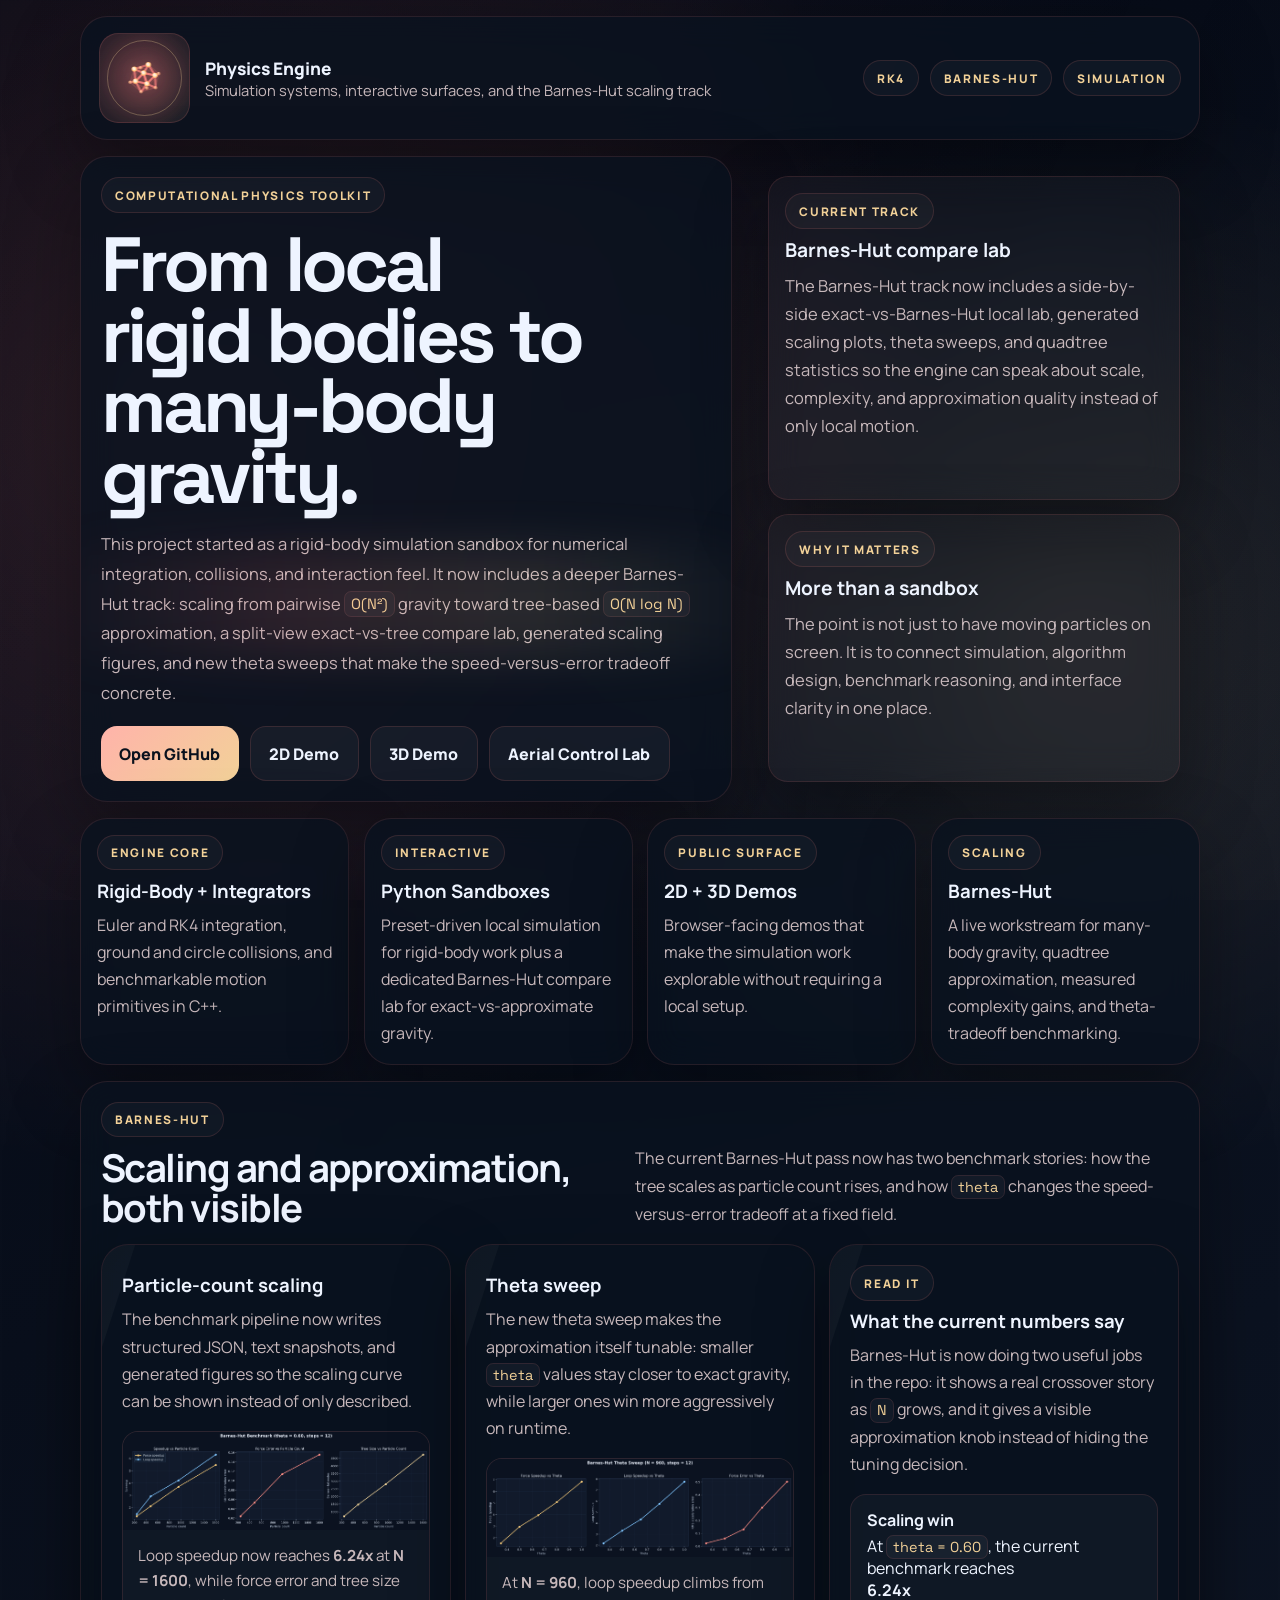
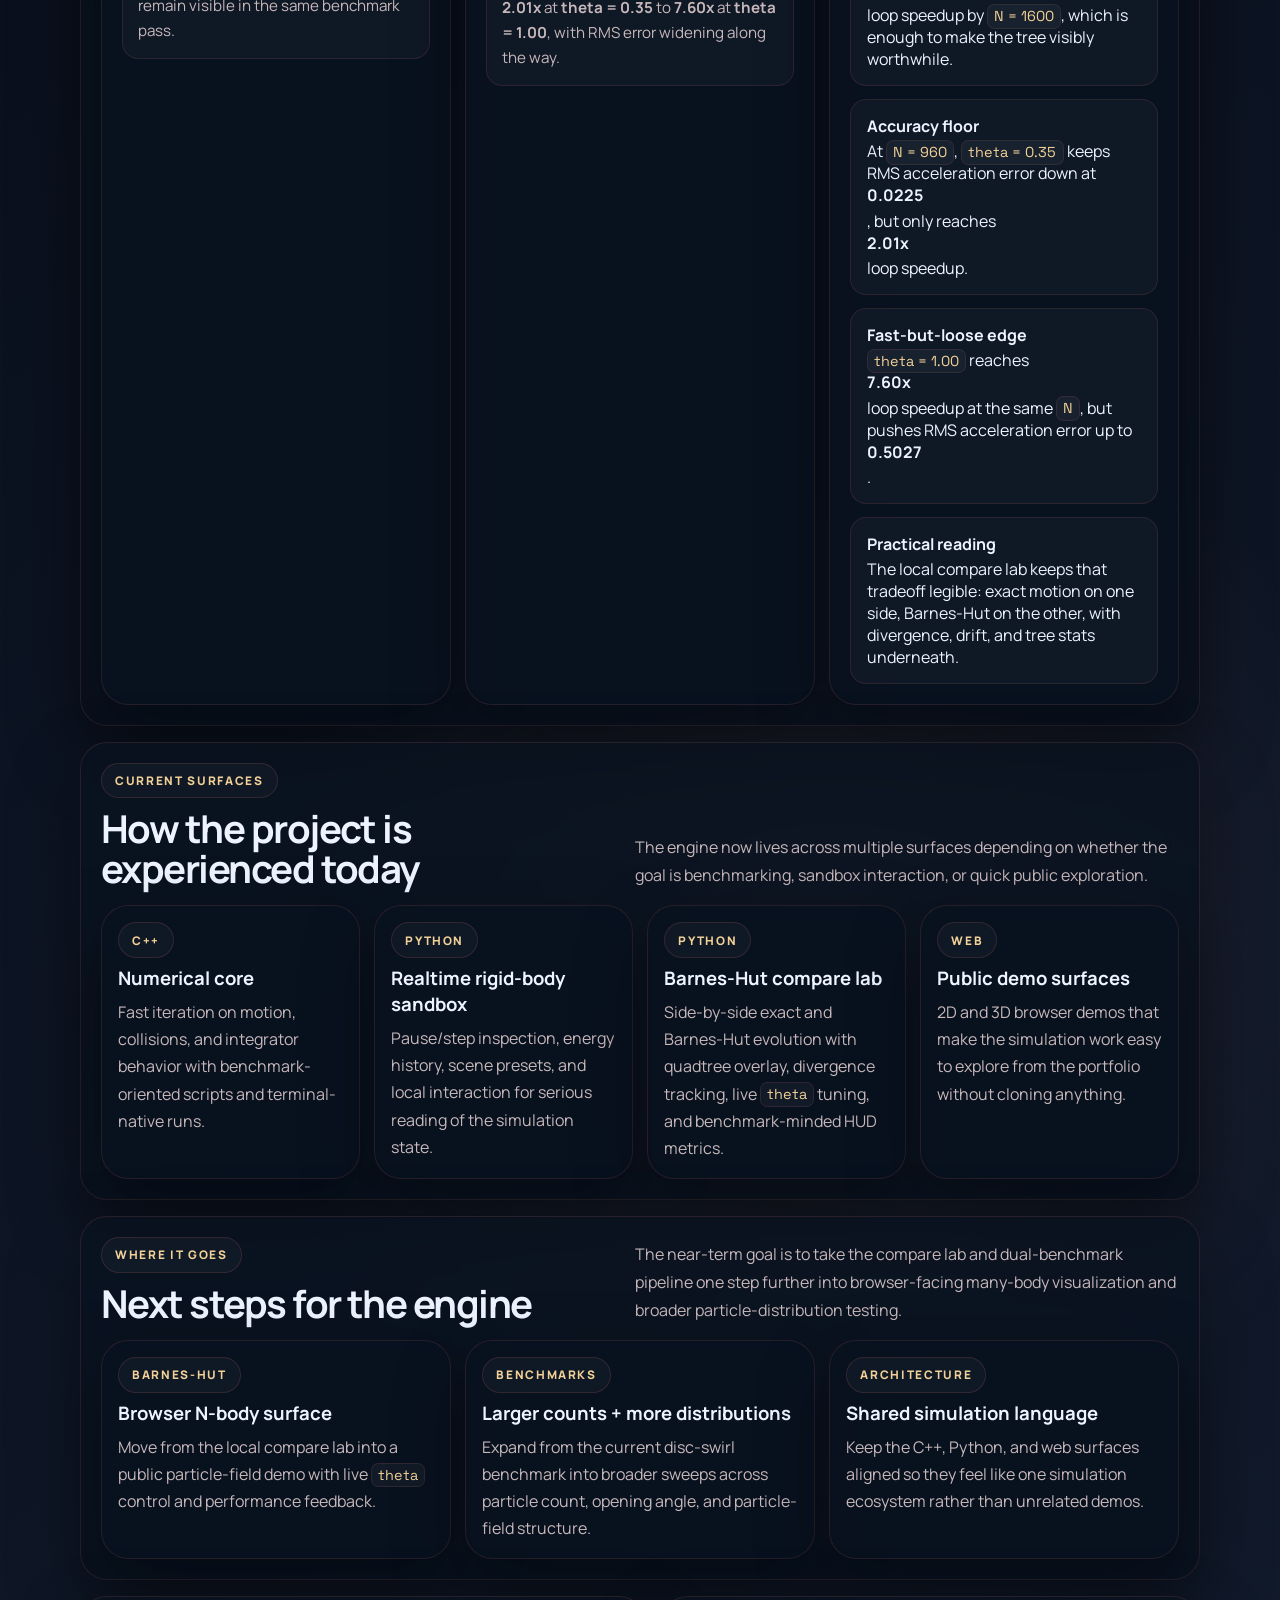
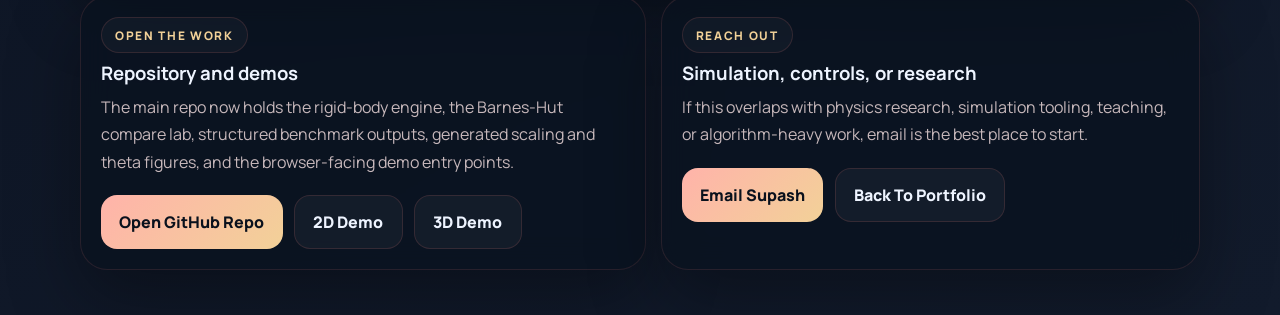
<file: physics-engine.html>
<!DOCTYPE html>
<html lang="en">
<head>
    <meta charset="UTF-8">
    <meta name="viewport" content="width=device-width, initial-scale=1.0, viewport-fit=cover">
    <meta name="theme-color" content="#070b14">
    <title>Physics Engine | Supash Bhat</title>
    <link rel="stylesheet" href="assets/css/site-brand.css">
    <link rel="icon" type="image/svg+xml" href="assets/icosa-shell.svg?v=20260406f">
    <link rel="shortcut icon" href="assets/icosa-shell.svg?v=20260406f">
    <link rel="apple-touch-icon" href="assets/icosa-shell.svg?v=20260406f">
    <link rel="preconnect" href="https://fonts.googleapis.com">
    <link rel="preconnect" href="https://fonts.gstatic.com" crossorigin>
    <link href="https://fonts.googleapis.com/css2?family=Manrope:wght@400;500;600;700;800&family=Space+Grotesk:wght@500;700&display=swap" rel="stylesheet">
    <style>
        :root {
            --bg-0: #050914;
            --bg-1: #0b1220;
            --bg-2: #121b2c;
            --panel: rgba(10, 18, 31, 0.78);
            --panel-strong: rgba(8, 14, 24, 0.9);
            --line: rgba(255, 128, 122, 0.12);
            --line-strong: rgba(255, 210, 160, 0.16);
            --text: #eef4ff;
            --text-soft: #c7b8bb;
            --text-faint: #8f7a7d;
            --ruby: #ff7f7a;
            --rose: #ffb3aa;
            --amber: #f2d198;
            --shadow: 0 28px 70px rgba(0, 0, 0, 0.34);
        }

        * { box-sizing: border-box; margin: 0; padding: 0; }
        html { scroll-behavior: smooth; background: var(--bg-0); }
        body {
            min-height: 100vh;
            font-family: "Manrope", system-ui, sans-serif;
            color: var(--text);
            background:
                radial-gradient(circle at 14% 12%, rgba(255, 127, 122, 0.14), transparent 23%),
                radial-gradient(circle at 84% 18%, rgba(242, 209, 152, 0.1), transparent 18%),
                radial-gradient(circle at 64% 72%, rgba(255, 179, 170, 0.08), transparent 22%),
                linear-gradient(150deg, var(--bg-0) 0%, var(--bg-1) 48%, var(--bg-2) 100%);
            overflow-x: hidden;
        }
        body::before {
            content: "";
            position: fixed;
            inset: 0;
            pointer-events: none;
            background:
                linear-gradient(115deg,
                    transparent 0%,
                    rgba(255, 127, 122, 0.03) 22%,
                    transparent 38%,
                    rgba(242, 209, 152, 0.025) 58%,
                    transparent 76%,
                    rgba(255, 179, 170, 0.02) 100%);
            background-size: 180% 180%;
            animation: drift 18s linear infinite;
            z-index: 0;
        }
        @keyframes drift {
            0% { background-position: 0% 50%; }
            50% { background-position: 100% 50%; }
            100% { background-position: 0% 50%; }
        }
        @keyframes pulse {
            0%, 100% { transform: scale(0.96); opacity: 0.55; }
            50% { transform: scale(1.06); opacity: 0.92; }
        }
        @keyframes orbit {
            from { transform: rotate(0deg); }
            to { transform: rotate(360deg); }
        }
        @keyframes lift {
            0%, 100% { transform: translateY(0); }
            50% { transform: translateY(-5px); }
        }
        @keyframes scanline {
            0% { transform: translateX(-18%) translateY(0); opacity: 0.1; }
            50% { transform: translateX(8%) translateY(-2px); opacity: 0.2; }
            100% { transform: translateX(-8%) translateY(3px); opacity: 0.12; }
        }

        .shell {
            position: relative;
            z-index: 1;
            width: min(1120px, calc(100% - 1.5rem));
            margin: 0 auto;
            padding: calc(1rem + env(safe-area-inset-top, 0px)) 0 calc(2.8rem + env(safe-area-inset-bottom, 0px));
        }
        .glass {
            background: var(--panel);
            border: 1px solid var(--line);
            border-radius: 1.7rem;
            box-shadow: var(--shadow);
            backdrop-filter: blur(16px);
        }
        .topbar {
            display: flex;
            align-items: center;
            justify-content: space-between;
            gap: 1rem;
            padding: 1rem 1.15rem;
        }
        .brand {
            display: flex;
            align-items: center;
            gap: 0.95rem;
        }
        .brand-mark {
            position: relative;
            width: 5.65rem;
            height: 5.65rem;
            border-radius: 1.2rem;
            display: grid;
            place-items: center;
            border: 1px solid rgba(255, 127, 122, 0.16);
            background: linear-gradient(135deg, rgba(255, 127, 122, 0.14), rgba(242, 209, 152, 0.08));
            overflow: hidden;
        }
        .brand-mark::before {
            content: "";
            position: absolute;
            inset: -0.35rem;
            border-radius: 1.4rem;
            background: radial-gradient(circle, rgba(255, 127, 122, 0.24), transparent 70%);
            filter: blur(12px);
            animation: pulse 4s ease-in-out infinite;
        }
        .brand-mark::after {
            content: "";
            position: absolute;
            inset: 0.4rem;
            border-radius: 999px;
            border: 1px solid rgba(242, 209, 152, 0.3);
            animation: orbit 12s linear infinite;
        }
        .brand-mark img {
            position: relative;
            z-index: 1;
            width: 2.15rem;
            height: 2.15rem;
            opacity: 0.95;
            animation: lift 4.4s ease-in-out infinite;
        }
        .brand-title { font-weight: 800; font-size: 1.08rem; }
        .brand-subtitle { color: var(--text-soft); font-size: 0.92rem; }
        .pill-row { display: flex; gap: 0.65rem; flex-wrap: wrap; }
        .pill,
        .kicker {
            display: inline-flex;
            align-items: center;
            padding: 0.52rem 0.82rem;
            border-radius: 999px;
            border: 1px solid rgba(255, 127, 122, 0.14);
            background: rgba(255, 255, 255, 0.03);
            color: var(--amber);
            font-size: 0.74rem;
            font-weight: 800;
            letter-spacing: 0.14em;
            text-transform: uppercase;
        }
        code {
            font-family: "Space Grotesk", monospace;
            font-size: 0.9em;
            padding: 0.14rem 0.38rem;
            border-radius: 0.45rem;
            border: 1px solid rgba(255, 127, 122, 0.12);
            background: rgba(255, 255, 255, 0.04);
            color: var(--amber);
        }

        .hero {
            margin-top: 1rem;
            display: grid;
            grid-template-columns: minmax(0, 1.3fr) minmax(340px, 0.9fr);
            gap: 1rem;
            align-items: stretch;
        }
        .hero-copy,
        .hero-side,
        .section,
        .benchmark-panel,
        .support-card {
            padding: 1.25rem;
        }
        .hero-copy {
            position: relative;
            overflow: hidden;
        }
        .hero-copy::after {
            content: "";
            position: absolute;
            inset: auto -8% 22% -8%;
            height: 7rem;
            border-radius: 999px;
            background: linear-gradient(90deg, transparent, rgba(255, 127, 122, 0.12), rgba(242, 209, 152, 0.12), transparent);
            filter: blur(24px);
            animation: scanline 12s ease-in-out infinite;
            pointer-events: none;
        }
        .hero h1 {
            margin-top: 1rem;
            font-family: "Space Grotesk", sans-serif;
            font-size: clamp(2.8rem, 6vw, 5rem);
            line-height: 0.92;
            letter-spacing: -0.05em;
            max-width: 10ch;
        }
        .hero p {
            margin-top: 1.1rem;
            color: var(--text-soft);
            font-size: 1.03rem;
            line-height: 1.8;
            max-width: 42rem;
        }
        .button-row {
            display: flex;
            flex-wrap: wrap;
            gap: 0.7rem;
            margin-top: 1.2rem;
        }
        .btn {
            display: inline-flex;
            align-items: center;
            justify-content: center;
            padding: 0.95rem 1.15rem;
            border-radius: 1rem;
            font-weight: 800;
            text-decoration: none;
            transition: transform 0.25s ease, border-color 0.25s ease, background 0.25s ease;
        }
        .btn:hover { transform: translateY(-2px); }
        .btn-primary {
            color: #09111d;
            background: linear-gradient(135deg, var(--rose), var(--amber));
        }
        .btn-secondary {
            color: var(--text);
            border: 1px solid rgba(255, 127, 122, 0.14);
            background: rgba(255, 255, 255, 0.04);
        }

        .hero-side {
            display: grid;
            gap: 0.9rem;
        }
        .mini-card {
            padding: 1rem;
            border-radius: 1.25rem;
            background: rgba(255,255,255,0.03);
            border: 1px solid rgba(255,127,122,0.12);
        }
        .mini-card h3 {
            margin-top: 0.5rem;
            font-size: 1.2rem;
        }
        .mini-card p {
            margin-top: 0.55rem;
            color: var(--text-soft);
            line-height: 1.7;
        }

        .stats-grid,
        .feature-grid,
        .links-grid {
            margin-top: 1rem;
            display: grid;
            grid-template-columns: repeat(4, minmax(0, 1fr));
            gap: 0.9rem;
        }
        .feature-grid { grid-template-columns: repeat(4, minmax(0, 1fr)); }
        .links-grid { grid-template-columns: repeat(3, minmax(0, 1fr)); }
        .stat-card,
        .feature-card,
        .link-card,
        .benchmark-panel,
        .support-card {
            position: relative;
            overflow: hidden;
        }
        .stat-card,
        .feature-card,
        .link-card {
            padding: 1rem;
        }
        .stat-card::after,
        .feature-card::after,
        .link-card::after,
        .benchmark-panel::after,
        .support-card::after {
            content: "";
            position: absolute;
            inset: 0;
            pointer-events: none;
            background: linear-gradient(120deg, transparent, rgba(255,255,255,0.04), transparent);
            transform: translateX(-140%) skewX(-18deg);
            animation: shimmer 15s linear infinite;
        }
        @keyframes shimmer {
            0% { transform: translateX(-140%) skewX(-18deg); opacity: 0; }
            20% { opacity: 0.12; }
            100% { transform: translateX(220%) skewX(-18deg); opacity: 0; }
        }
        .stat-card h3,
        .feature-card h3,
        .link-card h3,
        .benchmark-panel h3,
        .support-card h3 {
            margin-top: 0.45rem;
            font-size: 1.16rem;
        }
        .stat-card p,
        .feature-card p,
        .link-card p,
        .benchmark-panel p,
        .support-card p {
            margin-top: 0.5rem;
            color: var(--text-soft);
            line-height: 1.7;
        }

        .section {
            margin-top: 1rem;
        }
        .section-header {
            display: flex;
            justify-content: space-between;
            gap: 1rem;
            align-items: end;
        }
        .section-header h2 {
            margin-top: 0.7rem;
            font-size: clamp(1.7rem, 3vw, 2.4rem);
            line-height: 1.04;
            letter-spacing: -0.04em;
        }
        .section-header p {
            max-width: 34rem;
            color: var(--text-soft);
            line-height: 1.75;
        }
        .benchmark-grid {
            margin-top: 1rem;
            display: grid;
            grid-template-columns: repeat(3, minmax(0, 1fr));
            gap: 0.9rem;
        }
        .benchmark-table {
            margin-top: 1rem;
            width: 100%;
            border-collapse: collapse;
            overflow: hidden;
            border-radius: 1rem;
            border: 1px solid rgba(255, 127, 122, 0.12);
        }
        .benchmark-table th,
        .benchmark-table td {
            padding: 0.82rem 0.9rem;
            text-align: left;
            border-bottom: 1px solid rgba(255, 127, 122, 0.08);
            font-size: 0.95rem;
        }
        .benchmark-table th {
            color: var(--amber);
            font-size: 0.78rem;
            letter-spacing: 0.12em;
            text-transform: uppercase;
        }
        .benchmark-table tr:last-child td { border-bottom: none; }
        .benchmark-figure {
            margin-top: 1rem;
            border-radius: 1rem;
            overflow: hidden;
            border: 1px solid rgba(255, 127, 122, 0.12);
            background: rgba(255, 255, 255, 0.03);
        }
        .benchmark-figure img {
            display: block;
            width: 100%;
            height: auto;
        }
        .benchmark-caption {
            padding: 0.82rem 0.95rem 0.95rem;
            color: var(--text-soft);
            line-height: 1.65;
            font-size: 0.95rem;
        }
        .benchmark-list {
            margin-top: 1rem;
            list-style: none;
            display: grid;
            gap: 0.85rem;
        }
        .benchmark-list li {
            padding: 0.9rem 1rem;
            border-radius: 1rem;
            border: 1px solid rgba(255, 127, 122, 0.12);
            background: rgba(255, 255, 255, 0.03);
        }
        .benchmark-list strong {
            display: block;
            color: var(--text);
            font-size: 1rem;
            margin-bottom: 0.22rem;
        }

        .support-grid {
            margin-top: 1rem;
            display: grid;
            grid-template-columns: 1.05fr 1fr;
            gap: 0.9rem;
        }

        @media (max-width: 980px) {
            .hero,
            .benchmark-grid,
            .support-grid,
            .feature-grid,
            .stats-grid,
            .links-grid {
                grid-template-columns: 1fr;
            }
            .section-header {
                flex-direction: column;
                align-items: start;
            }
        }
    </style>
</head>
<body>
    <div class="site-intro" data-site-intro="physics-engine">
        <div class="site-intro__content">
            <div class="site-intro__mark"><canvas class="icosa-shell" data-shell-size="102" aria-hidden="true"></canvas></div>
            <div><h1 class="site-intro__title">Physics Engine</h1><p class="site-intro__caption">Rigid bodies, numerical methods, and many-body gravity.</p></div>
        </div>
        <button class="site-intro__skip" type="button" data-intro-skip>Skip intro</button>
    </div>
    <div class="shell">
        <header class="topbar glass">
            <div class="brand">
                <div class="brand-mark">
                    <canvas class="icosa-shell" data-shell-size="90" aria-label="Interactive icosahedron"></canvas>
                </div>
                <div>
                    <div class="brand-title">Physics Engine</div>
                    <div class="brand-subtitle">Simulation systems, interactive surfaces, and the Barnes-Hut scaling track</div>
                </div>
            </div>
            <div class="pill-row">
                <span class="pill">RK4</span>
                <span class="pill">Barnes-Hut</span>
                <span class="pill">Simulation</span>
            </div>
        </header>

        <section class="hero">
            <article class="hero-copy glass">
                <div class="kicker">Computational Physics Toolkit</div>
                <h1>From local rigid bodies to many-body gravity.</h1>
                <p>
                    This project started as a rigid-body simulation sandbox for numerical integration, collisions, and interaction feel.
                    It now includes a deeper Barnes-Hut track: scaling from pairwise <code>O(N²)</code> gravity toward tree-based <code>O(N log N)</code> approximation,
                    a split-view exact-vs-tree compare lab, generated scaling figures, and new theta sweeps that make the speed-versus-error tradeoff concrete.
                </p>
                <div class="button-row">
                    <a class="btn btn-primary" href="https://github.com/supashbhat/physics-engine" target="_blank" rel="noopener noreferrer">Open GitHub</a>
                    <a class="btn btn-secondary" href="2d-physics.html" target="_blank" rel="noopener noreferrer">2D Demo</a>
                    <a class="btn btn-secondary" href="3d-physics.html" target="_blank" rel="noopener noreferrer">3D Demo</a>
                    <a class="btn btn-secondary" href="aerial-control-lab/">Aerial Control Lab</a>
                </div>
            </article>

            <aside class="hero-side">
                <article class="mini-card glass">
                    <div class="kicker">Current Track</div>
                    <h3>Barnes-Hut compare lab</h3>
                    <p>
                        The Barnes-Hut track now includes a side-by-side exact-vs-Barnes-Hut local lab, generated scaling plots, theta sweeps,
                        and quadtree statistics so the engine can speak about scale, complexity, and approximation quality instead of only local motion.
                    </p>
                </article>
                <article class="mini-card glass">
                    <div class="kicker">Why It Matters</div>
                    <h3>More than a sandbox</h3>
                    <p>
                        The point is not just to have moving particles on screen. It is to connect simulation, algorithm design, benchmark
                        reasoning, and interface clarity in one place.
                    </p>
                </article>
            </aside>
        </section>

        <section class="stats-grid">
            <article class="stat-card glass">
                <div class="kicker">Engine Core</div>
                <h3>Rigid-Body + Integrators</h3>
                <p>Euler and RK4 integration, ground and circle collisions, and benchmarkable motion primitives in C++.</p>
            </article>
            <article class="stat-card glass">
                <div class="kicker">Interactive</div>
                <h3>Python Sandboxes</h3>
                <p>Preset-driven local simulation for rigid-body work plus a dedicated Barnes-Hut compare lab for exact-vs-approximate gravity.</p>
            </article>
            <article class="stat-card glass">
                <div class="kicker">Public Surface</div>
                <h3>2D + 3D Demos</h3>
                <p>Browser-facing demos that make the simulation work explorable without requiring a local setup.</p>
            </article>
            <article class="stat-card glass">
                <div class="kicker">Scaling</div>
                <h3>Barnes-Hut</h3>
                <p>A live workstream for many-body gravity, quadtree approximation, measured complexity gains, and theta-tradeoff benchmarking.</p>
            </article>
        </section>

        <section class="section glass">
            <div class="section-header">
                <div>
                    <div class="kicker">Barnes-Hut</div>
                    <h2>Scaling and approximation, both visible</h2>
                </div>
                <p>The current Barnes-Hut pass now has two benchmark stories: how the tree scales as particle count rises, and how <code>theta</code> changes the speed-versus-error tradeoff at a fixed field.</p>
            </div>
            <div class="benchmark-grid">
                <article class="benchmark-panel glass">
                    <h3>Particle-count scaling</h3>
                    <p>
                        The benchmark pipeline now writes structured JSON, text snapshots, and generated figures so the scaling curve can be shown instead of only described.
                    </p>
                    <div class="benchmark-figure">
                        <img src="assets/barnes-hut-benchmark.png" alt="Barnes-Hut benchmark plot">
                        <div class="benchmark-caption">
                            Loop speedup now reaches <strong>6.24x</strong> at <strong>N = 1600</strong>, while force error and tree size remain visible in the same benchmark pass.
                        </div>
                    </div>
                </article>
                <article class="benchmark-panel glass">
                    <h3>Theta sweep</h3>
                    <p>
                        The new theta sweep makes the approximation itself tunable: smaller <code>theta</code> values stay closer to exact gravity, while larger ones win more aggressively on runtime.
                    </p>
                    <div class="benchmark-figure">
                        <img src="assets/barnes-hut-theta-sweep.png" alt="Barnes-Hut theta sweep plot">
                        <div class="benchmark-caption">
                            At <strong>N = 960</strong>, loop speedup climbs from <strong>2.01x</strong> at <strong>theta = 0.35</strong> to <strong>7.60x</strong> at <strong>theta = 1.00</strong>, with RMS error widening along the way.
                        </div>
                    </div>
                </article>
                <article class="benchmark-panel glass">
                    <div class="kicker">Read It</div>
                    <h3>What the current numbers say</h3>
                    <p>
                        Barnes-Hut is now doing two useful jobs in the repo: it shows a real crossover story as <code>N</code> grows, and it gives a visible approximation knob instead of hiding the tuning decision.
                    </p>
                    <ul class="benchmark-list">
                        <li>
                            <strong>Scaling win</strong>
                            At <code>theta = 0.60</code>, the current benchmark reaches <strong>6.24x</strong> loop speedup by <code>N = 1600</code>, which is enough to make the tree visibly worthwhile.
                        </li>
                        <li>
                            <strong>Accuracy floor</strong>
                            At <code>N = 960</code>, <code>theta = 0.35</code> keeps RMS acceleration error down at <strong>0.0225</strong>, but only reaches <strong>2.01x</strong> loop speedup.
                        </li>
                        <li>
                            <strong>Fast-but-loose edge</strong>
                            <code>theta = 1.00</code> reaches <strong>7.60x</strong> loop speedup at the same <code>N</code>, but pushes RMS acceleration error up to <strong>0.5027</strong>.
                        </li>
                        <li>
                            <strong>Practical reading</strong>
                            The local compare lab keeps that tradeoff legible: exact motion on one side, Barnes-Hut on the other, with divergence, drift, and tree stats underneath.
                        </li>
                    </ul>
                </article>
            </div>
        </section>

        <section class="section glass">
            <div class="section-header">
                <div>
                    <div class="kicker">Current Surfaces</div>
                    <h2>How the project is experienced today</h2>
                </div>
                <p>The engine now lives across multiple surfaces depending on whether the goal is benchmarking, sandbox interaction, or quick public exploration.</p>
            </div>
            <div class="feature-grid">
                <article class="feature-card glass">
                    <div class="kicker">C++</div>
                    <h3>Numerical core</h3>
                    <p>Fast iteration on motion, collisions, and integrator behavior with benchmark-oriented scripts and terminal-native runs.</p>
                </article>
                <article class="feature-card glass">
                    <div class="kicker">Python</div>
                    <h3>Realtime rigid-body sandbox</h3>
                    <p>Pause/step inspection, energy history, scene presets, and local interaction for serious reading of the simulation state.</p>
                </article>
                <article class="feature-card glass">
                    <div class="kicker">Python</div>
                    <h3>Barnes-Hut compare lab</h3>
                    <p>Side-by-side exact and Barnes-Hut evolution with quadtree overlay, divergence tracking, live <code>theta</code> tuning, and benchmark-minded HUD metrics.</p>
                </article>
                <article class="feature-card glass">
                    <div class="kicker">Web</div>
                    <h3>Public demo surfaces</h3>
                    <p>2D and 3D browser demos that make the simulation work easy to explore from the portfolio without cloning anything.</p>
                </article>
            </div>
        </section>

        <section class="section glass">
            <div class="section-header">
                <div>
                    <div class="kicker">Where It Goes</div>
                    <h2>Next steps for the engine</h2>
                </div>
                <p>The near-term goal is to take the compare lab and dual-benchmark pipeline one step further into browser-facing many-body visualization and broader particle-distribution testing.</p>
            </div>
            <div class="links-grid">
                <article class="link-card glass">
                    <div class="kicker">Barnes-Hut</div>
                    <h3>Browser N-body surface</h3>
                    <p>Move from the local compare lab into a public particle-field demo with live <code>theta</code> control and performance feedback.</p>
                </article>
                <article class="link-card glass">
                    <div class="kicker">Benchmarks</div>
                    <h3>Larger counts + more distributions</h3>
                    <p>Expand from the current disc-swirl benchmark into broader sweeps across particle count, opening angle, and particle-field structure.</p>
                </article>
                <article class="link-card glass">
                    <div class="kicker">Architecture</div>
                    <h3>Shared simulation language</h3>
                    <p>Keep the C++, Python, and web surfaces aligned so they feel like one simulation ecosystem rather than unrelated demos.</p>
                </article>
            </div>
        </section>

        <section class="support-grid">
            <article class="support-card glass">
                <div class="kicker">Open The Work</div>
                <h3>Repository and demos</h3>
                <p>The main repo now holds the rigid-body engine, the Barnes-Hut compare lab, structured benchmark outputs, generated scaling and theta figures, and the browser-facing demo entry points.</p>
                <div class="button-row">
                    <a class="btn btn-primary" href="https://github.com/supashbhat/physics-engine" target="_blank" rel="noopener noreferrer">Open GitHub Repo</a>
                    <a class="btn btn-secondary" href="2d-physics.html" target="_blank" rel="noopener noreferrer">2D Demo</a>
                    <a class="btn btn-secondary" href="3d-physics.html" target="_blank" rel="noopener noreferrer">3D Demo</a>
                </div>
            </article>
            <article class="support-card glass">
                <div class="kicker">Reach Out</div>
                <h3>Simulation, controls, or research</h3>
                <p>If this overlaps with physics research, simulation tooling, teaching, or algorithm-heavy work, email is the best place to start.</p>
                <div class="button-row">
                    <a class="btn btn-primary" href="mailto:supash_bhat@berkeley.edu">Email Supash</a>
                    <a class="btn btn-secondary" href="index.html">Back To Portfolio</a>
                </div>
            </article>
        </section>
    </div>
<script src="assets/js/icosa-shell.js"></script>
    <script src="assets/js/site-intro.js"></script>
</body>
</html>
</file>
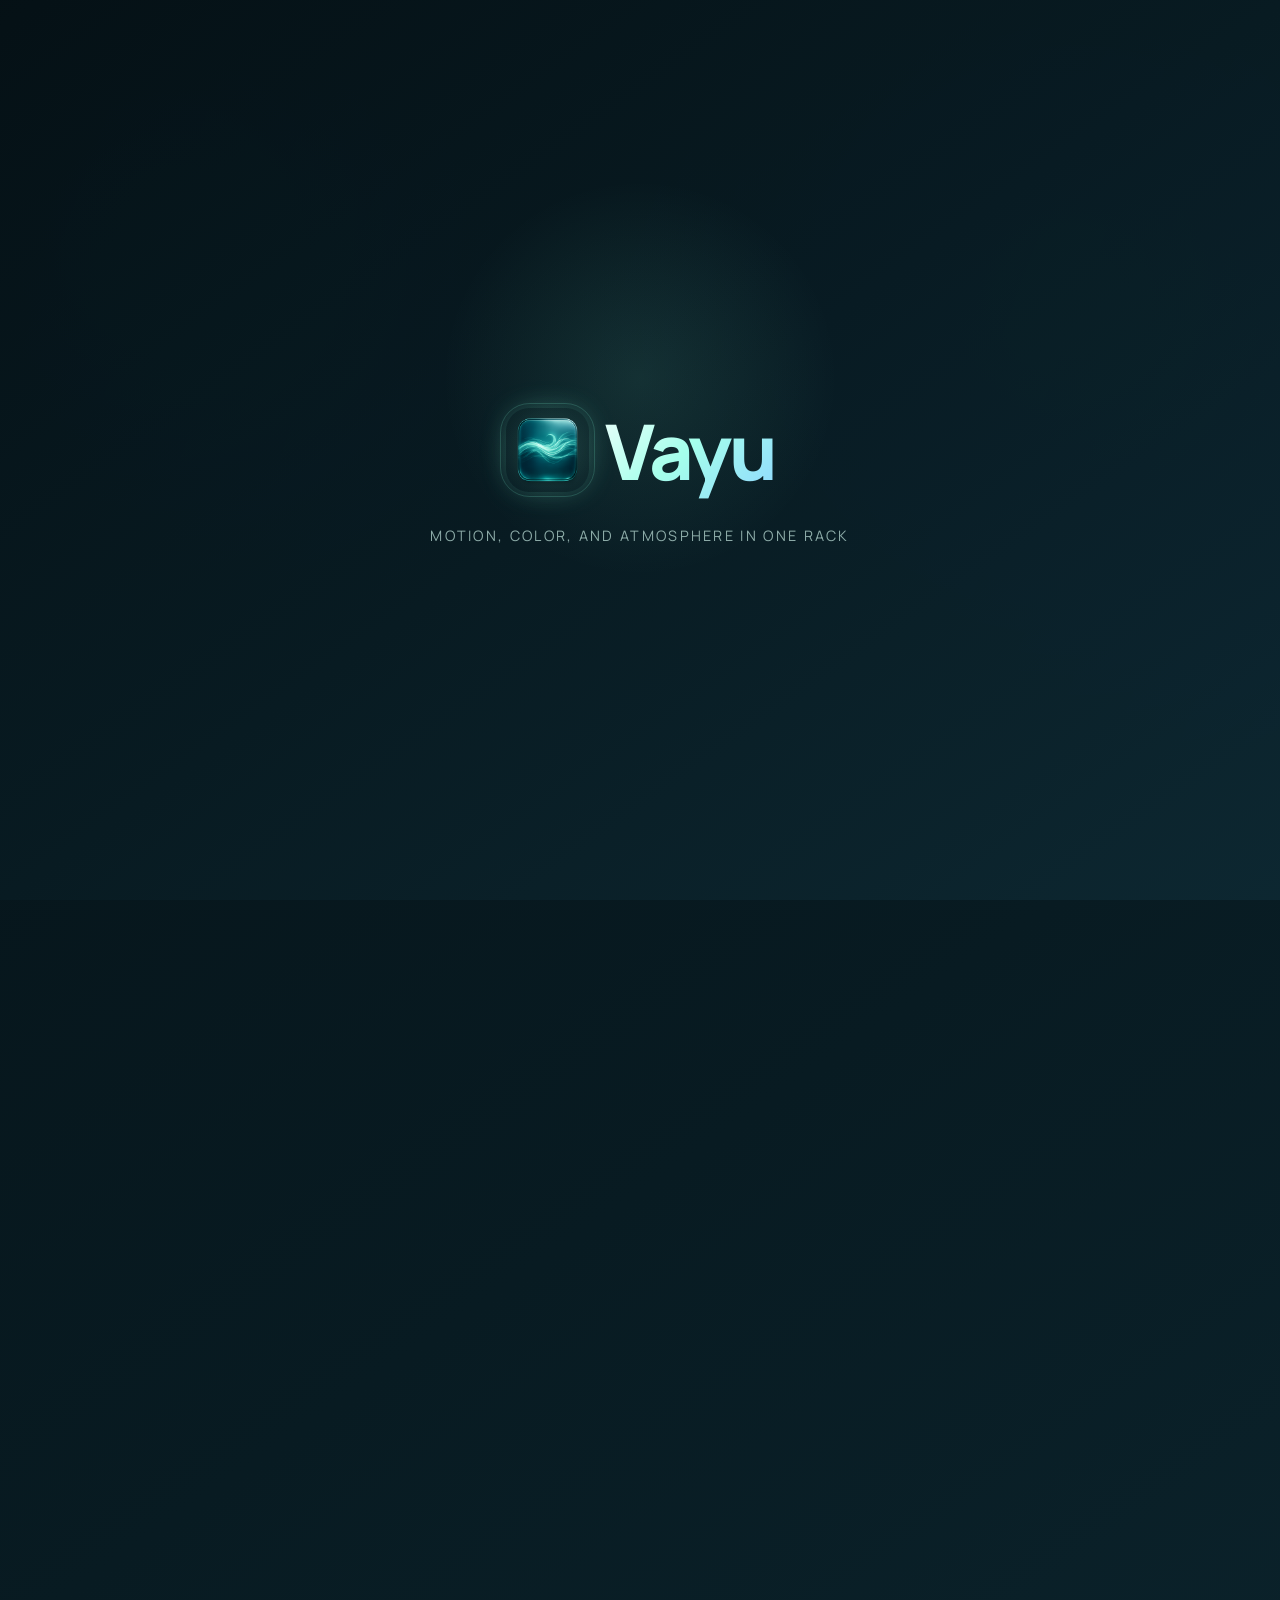
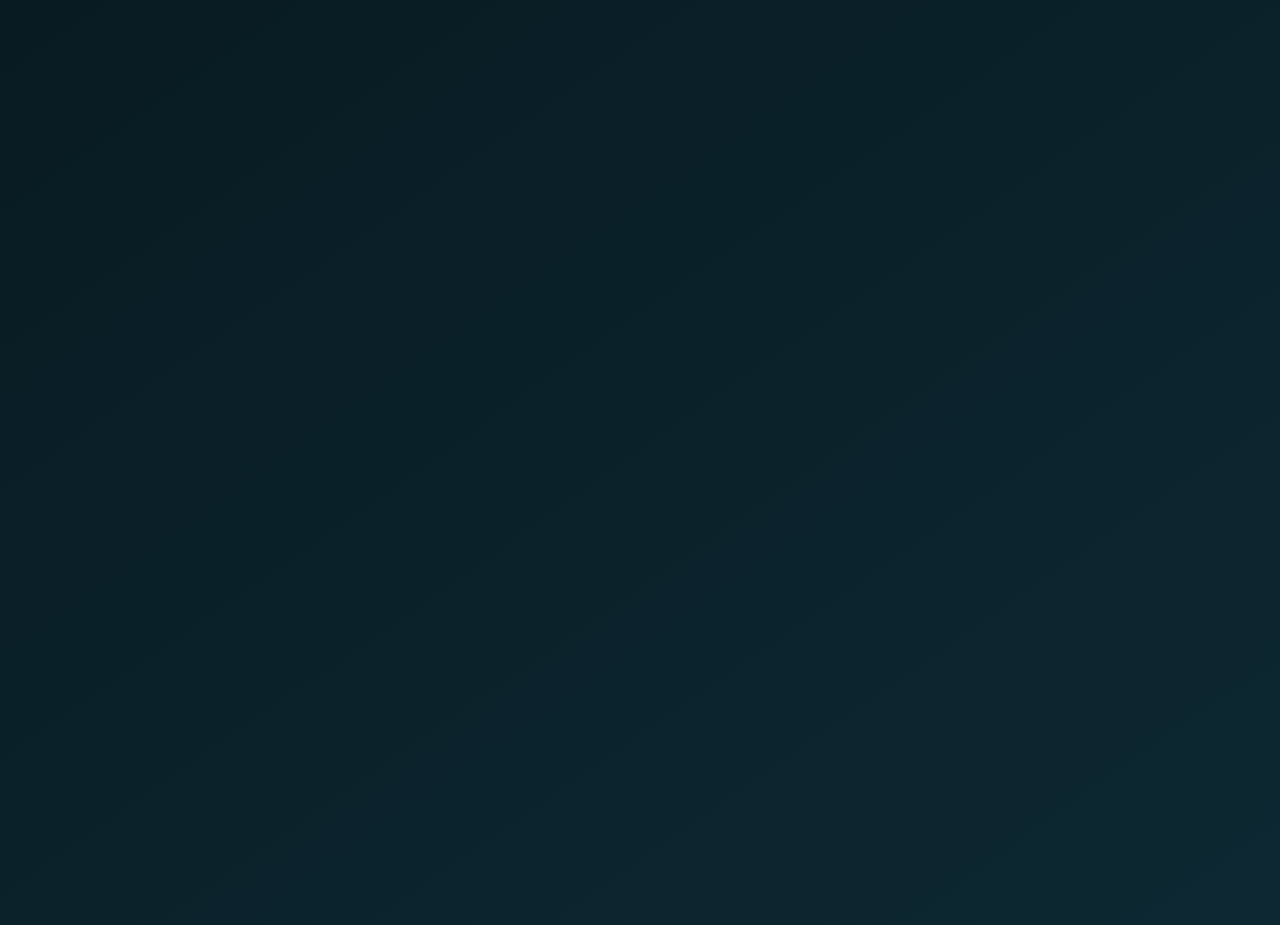
<file: vayu.html>
<!DOCTYPE html>
<html lang="en">
<head>
    <meta charset="UTF-8">
    <meta name="viewport" content="width=device-width, initial-scale=1.0">
    <title>Vayu | Supash Bhat</title>
    <link rel="stylesheet" href="assets/css/site-brand.css">
    <link rel="icon" type="image/png" href="assets/Vayu-Icon.png?v=20260404e">
    <link rel="shortcut icon" href="assets/Vayu-Icon.png?v=20260404e">
    <link rel="apple-touch-icon" href="assets/Vayu-Icon.png?v=20260404e">
    <link rel="preconnect" href="https://fonts.googleapis.com">
    <link rel="preconnect" href="https://fonts.gstatic.com" crossorigin>
    <link href="https://fonts.googleapis.com/css2?family=Manrope:wght@400;500;600;700;800&display=swap" rel="stylesheet">
    <style>
        :root {
            --bg-0: #051116;
            --bg-1: #081b22;
            --bg-2: #0d2832;
            --panel: rgba(8, 23, 29, 0.78);
            --panel-strong: rgba(6, 18, 24, 0.9);
            --line: rgba(129, 248, 216, 0.12);
            --line-strong: rgba(129, 248, 216, 0.2);
            --mint: #81f8d8;
            --aqua: #88d6ff;
            --foam: #ecfffb;
            --text: #d8efeb;
            --text-soft: #9fbfba;
            --text-faint: #769692;
            --shadow: 0 24px 60px rgba(0, 0, 0, 0.32);
        }

        * { box-sizing: border-box; margin: 0; padding: 0; }

        html { scroll-behavior: smooth; }

        body {
            min-height: 100vh;
            font-family: "Manrope", system-ui, sans-serif;
            color: var(--text);
            background:
                radial-gradient(circle at 14% 10%, rgba(129, 248, 216, 0.12), transparent 24%),
                radial-gradient(circle at 84% 12%, rgba(136, 214, 255, 0.12), transparent 22%),
                linear-gradient(145deg, var(--bg-0) 0%, var(--bg-1) 48%, var(--bg-2) 100%);
            overflow-x: hidden;
        }

        body.is-loading {
            overflow: hidden;
        }

        body::before {
            content: "";
            position: fixed;
            inset: 0;
            pointer-events: none;
            background: linear-gradient(110deg,
                transparent 0%,
                rgba(129, 248, 216, 0.028) 24%,
                transparent 40%,
                rgba(136, 214, 255, 0.03) 58%,
                transparent 72%,
                rgba(129, 248, 216, 0.02) 100%);
            background-size: 180% 180%;
            animation: drift 18s linear infinite;
            z-index: 0;
        }

        @keyframes drift {
            0% { background-position: 0% 50%; }
            50% { background-position: 100% 50%; }
            100% { background-position: 0% 50%; }
        }

        @keyframes haloPulse {
            0%, 100% { opacity: 0.55; transform: scale(0.94); }
            50% { opacity: 0.9; transform: scale(1.08); }
        }

        @keyframes orbitSpin {
            from { transform: rotate(0deg); }
            to { transform: rotate(360deg); }
        }

        @keyframes iconFloat {
            0%, 100% { transform: translateY(0px); }
            50% { transform: translateY(-3px); }
        }

        @keyframes windSweep {
            0% { transform: translateX(-12%) translateY(0); opacity: 0.18; }
            50% { opacity: 0.56; }
            100% { transform: translateX(12%) translateY(-3px); opacity: 0.14; }
        }

        @keyframes introWordReveal {
            0% {
                opacity: 0;
                transform: translateX(-28px);
                letter-spacing: -0.02em;
            }
            100% {
                opacity: 1;
                transform: translateX(0);
                letter-spacing: -0.045em;
            }
        }

        @keyframes introSweep {
            0% { transform: translateX(-190%) skewX(-18deg); opacity: 0; }
            12% { opacity: 1; }
            100% { transform: translateX(520%) skewX(-18deg); opacity: 0; }
        }

        @keyframes introCaptionFade {
            from { opacity: 0; }
            to { opacity: 0.88; }
        }

        @keyframes heroBreeze {
            0% {
                transform: translateX(-12%) translateY(8px) rotate(-2deg);
                opacity: 0.16;
            }
            50% {
                transform: translateX(7%) translateY(-6px) rotate(-1deg);
                opacity: 0.3;
            }
            100% {
                transform: translateX(-8%) translateY(10px) rotate(-2deg);
                opacity: 0.14;
            }
        }

        .shell {
            position: relative;
            z-index: 1;
            width: min(1120px, calc(100% - 1.5rem));
            margin: 0 auto;
            padding: 1.1rem 0 2.8rem;
            opacity: 1;
            filter: blur(0);
            transition: opacity 0.75s ease, filter 0.75s ease;
        }

        body.is-loading .shell {
            opacity: 0;
            filter: blur(10px);
            pointer-events: none;
        }

        .intro-splash {
            position: fixed;
            inset: 0;
            z-index: 12;
            display: grid;
            place-items: center;
            background:
                radial-gradient(circle at 50% 42%, rgba(129, 248, 216, 0.1), transparent 24%),
                linear-gradient(145deg, rgba(5, 17, 22, 0.98) 0%, rgba(8, 27, 34, 0.98) 48%, rgba(13, 40, 50, 0.98) 100%);
            transition: opacity 0.7s ease, visibility 0.7s ease;
        }

        body.page-ready .intro-splash {
            opacity: 0;
            visibility: hidden;
            pointer-events: none;
        }

        .intro-wrap {
            position: relative;
            display: flex;
            align-items: center;
            gap: 1rem;
            padding: 1.2rem 1.4rem;
        }

        .intro-mark {
            position: relative;
            width: 5.2rem;
            height: 5.2rem;
            flex: 0 0 5.2rem;
            border-radius: 1.6rem;
            display: grid;
            place-items: center;
        }

        .intro-mark::before,
        .intro-mark::after {
            content: "";
            position: absolute;
            pointer-events: none;
        }

        .intro-mark::before {
            inset: -0.45rem;
            border-radius: 1.9rem;
            background: radial-gradient(circle, rgba(129, 248, 216, 0.22), transparent 72%);
            filter: blur(14px);
            animation: haloPulse 3.6s ease-in-out infinite;
        }

        .intro-mark::after {
            inset: -0.35rem;
            border-radius: 1.85rem;
            border: 1px solid rgba(129, 248, 216, 0.18);
            animation: orbitSpin 12s linear infinite;
        }

        .intro-mark img {
            position: relative;
            z-index: 1;
            width: 100%;
            height: 100%;
            object-fit: cover;
            border-radius: 1.45rem;
            box-shadow: 0 0 28px rgba(129, 248, 216, 0.2);
            animation: iconFloat 4.6s ease-in-out infinite;
        }

        .intro-title {
            position: relative;
            font-size: clamp(2.7rem, 7vw, 4.8rem);
            font-weight: 800;
            letter-spacing: -0.06em;
            color: transparent;
            background: linear-gradient(135deg, #f2fffc 0%, #a5ffeb 48%, #8fd7ff 100%);
            -webkit-background-clip: text;
            background-clip: text;
            overflow: hidden;
            white-space: nowrap;
            opacity: 0;
            transform: translateX(-18px);
            animation: introWordReveal 1.1s cubic-bezier(.2,.8,.2,1) forwards 0.34s;
        }

        .intro-title::after {
            content: "";
            position: absolute;
            top: -18%;
            bottom: -18%;
            left: -26%;
            width: 8rem;
            background: linear-gradient(90deg, transparent, rgba(129, 248, 216, 0.42), rgba(255, 255, 255, 0.95), rgba(136, 214, 255, 0.58), transparent);
            filter: blur(3px);
            transform: skewX(-18deg);
            animation: introSweep 1.55s ease forwards 0.46s;
        }

        .intro-caption {
            position: absolute;
            left: 50%;
            top: calc(50% + 4.75rem);
            transform: translateX(-50%);
            font-size: 0.9rem;
            letter-spacing: 0.16em;
            text-transform: uppercase;
            color: var(--text-soft);
            opacity: 0;
            animation: introCaptionFade 0.55s ease forwards 0.8s;
        }

        .nav {
            display: flex;
            align-items: center;
            justify-content: space-between;
            gap: 1rem;
            padding: 0.8rem 1rem;
            margin-bottom: 1rem;
            border-radius: 999px;
            background: rgba(6, 17, 22, 0.66);
            border: 1px solid rgba(129, 248, 216, 0.1);
            backdrop-filter: blur(16px);
        }

        .brand {
            position: relative;
            display: flex;
            align-items: center;
            gap: 0.8rem;
            text-decoration: none;
            color: var(--foam);
        }

        .brand-mark {
            position: relative;
            display: grid;
            place-items: center;
            width: 2.5rem;
            height: 2.5rem;
            flex: 0 0 2.5rem;
        }

        .brand-mark::before,
        .brand-mark::after {
            content: "";
            position: absolute;
            pointer-events: none;
            border-radius: 1rem;
        }

        .brand-mark::before {
            inset: -0.22rem;
            background: radial-gradient(circle, rgba(129, 248, 216, 0.2), transparent 70%);
            filter: blur(8px);
            animation: haloPulse 4.5s ease-in-out infinite;
        }

        .brand-mark::after {
            inset: -0.28rem;
            border: 1px solid rgba(129, 248, 216, 0.18);
            opacity: 0.72;
            animation: orbitSpin 10s linear infinite;
        }

        .brand-mark img {
            position: relative;
            z-index: 1;
            width: 100%;
            height: 100%;
            border-radius: 0.85rem;
            box-shadow: 0 0 24px rgba(129, 248, 216, 0.18);
            animation: iconFloat 5.5s ease-in-out infinite;
        }

        .brand strong {
            display: block;
            font-size: 1rem;
            font-weight: 800;
            letter-spacing: -0.02em;
        }

        .brand span {
            display: block;
            font-size: 0.84rem;
            color: var(--text-soft);
            line-height: 1.55;
        }

        .nav-links {
            display: flex;
            flex-wrap: wrap;
            gap: 0.35rem;
        }

        .nav-links a,
        .btn,
        .download-link,
        .sub-link {
            transition: transform 0.22s ease, border-color 0.22s ease, background 0.22s ease, box-shadow 0.22s ease;
        }

        .nav-links a:hover,
        .btn:hover,
        .download-link:hover,
        .sub-link:hover {
            transform: translateY(-2px);
        }

        .nav-links a {
            padding: 0.75rem 0.9rem;
            border-radius: 999px;
            color: var(--text-soft);
            text-decoration: none;
            font-weight: 700;
        }

        .hero {
            display: grid;
            grid-template-columns: minmax(0, 1fr) minmax(320px, 420px);
            gap: 1rem;
            padding: 1.15rem;
            border-radius: 1.8rem;
            background: linear-gradient(180deg, rgba(255,255,255,0.02), transparent 100%), var(--panel-strong);
            border: 1px solid rgba(129, 248, 216, 0.12);
            box-shadow: var(--shadow);
        }

        .hero-copy,
        .hero-preview,
        .section,
        .download-card,
        .meta-card {
            position: relative;
            overflow: hidden;
        }

        .hero-copy {
            padding: 1.7rem;
            border-radius: 1.4rem;
            background: linear-gradient(180deg, rgba(255,255,255,0.02), transparent 100%), rgba(7, 20, 26, 0.52);
            border: 1px solid rgba(129, 248, 216, 0.1);
        }

        .hero-copy::before {
            content: "";
            position: absolute;
            left: -8%;
            right: -10%;
            top: 14.5rem;
            height: 7.2rem;
            border-radius: 999px;
            background:
                linear-gradient(90deg,
                    transparent 0%,
                    rgba(129, 248, 216, 0.02) 18%,
                    rgba(129, 248, 216, 0.12) 42%,
                    rgba(136, 214, 255, 0.12) 58%,
                    rgba(136, 214, 255, 0.02) 82%,
                    transparent 100%);
            filter: blur(20px);
            pointer-events: none;
            animation: heroBreeze 14s ease-in-out infinite;
        }

        .eyebrow,
        .kicker {
            display: inline-flex;
            align-items: center;
            padding: 0.38rem 0.7rem;
            border-radius: 999px;
            border: 1px solid rgba(129, 248, 216, 0.12);
            background: rgba(129, 248, 216, 0.07);
            color: var(--mint);
            text-transform: uppercase;
            letter-spacing: 0.16em;
            font-size: 0.7rem;
            font-weight: 800;
            margin-bottom: 0.95rem;
        }

        h1, h2, h3 {
            letter-spacing: -0.03em;
            line-height: 1.08;
        }

        h1 {
            max-width: 9.8ch;
            font-size: clamp(3.2rem, 7vw, 5.9rem);
            margin-bottom: 1rem;
            line-height: 1.11;
            color: transparent;
            background: linear-gradient(135deg, #f2fffc 0%, #a5ffeb 48%, #8fd7ff 100%);
            -webkit-background-clip: text;
            background-clip: text;
            text-wrap: balance;
        }

        .subhead {
            max-width: 42rem;
            font-size: 1rem;
            line-height: 1.86;
            color: #c8e6e1;
        }

        .hero-actions {
            display: flex;
            flex-wrap: wrap;
            gap: 0.7rem;
            margin: 1.25rem 0 1rem;
        }

        .btn {
            display: inline-flex;
            align-items: center;
            justify-content: center;
            gap: 0.5rem;
            padding: 0.9rem 1.15rem;
            border-radius: 999px;
            text-decoration: none;
            font-weight: 800;
        }

        .btn-primary {
            color: #042026;
            background: linear-gradient(135deg, var(--mint) 0%, var(--aqua) 100%);
            box-shadow: 0 14px 28px rgba(112, 224, 232, 0.16);
        }

        .btn-secondary {
            color: var(--foam);
            background: rgba(255,255,255,0.04);
            border: 1px solid rgba(129, 248, 216, 0.14);
        }

        .hero-meta {
            display: grid;
            grid-template-columns: repeat(3, minmax(0, 1fr));
            gap: 0.8rem;
            margin-top: 1rem;
        }

        .meta-card,
        .download-card,
        .section {
            border-radius: 1.3rem;
            background: linear-gradient(180deg, rgba(255,255,255,0.02), transparent 100%), var(--panel);
            border: 1px solid rgba(129, 248, 216, 0.09);
            box-shadow: inset 0 1px 0 rgba(255,255,255,0.03);
        }

        .meta-card {
            padding: 0.95rem;
        }

        .meta-card p,
        .section p,
        .section li,
        .download-card p,
        .small-note,
        .sub-link {
            color: var(--text-soft);
            line-height: 1.72;
        }

        .hero-preview {
            display: grid;
            gap: 0.85rem;
            align-content: start;
        }

        .icon-panel,
        .mission-panel,
        .preview-shot {
            padding: 0.95rem;
            border-radius: 1.35rem;
            background: linear-gradient(180deg, rgba(255,255,255,0.02), transparent 100%), rgba(7, 20, 26, 0.64);
            border: 1px solid rgba(129, 248, 216, 0.1);
        }

        .icon-panel {
            display: grid;
            grid-template-columns: auto 1fr;
            align-items: center;
            gap: 1rem;
            min-height: 10rem;
        }

        .icon-panel::before,
        .mission-panel::before {
            content: "";
            position: absolute;
            left: -6%;
            right: -6%;
            top: 34%;
            height: 1px;
            background: linear-gradient(90deg, transparent, rgba(129, 248, 216, 0.24), rgba(136, 214, 255, 0.2), transparent);
            animation: windSweep 9s ease-in-out infinite;
            pointer-events: none;
        }

        .mission-panel {
            min-height: 8.5rem;
        }

        .icon-frame {
            position: relative;
            width: 5.4rem;
            height: 5.4rem;
            flex: 0 0 5.4rem;
            border-radius: 1.35rem;
            padding: 0.18rem;
            background: linear-gradient(135deg, rgba(129, 248, 216, 0.22), rgba(136, 214, 255, 0.16));
            box-shadow: 0 18px 34px rgba(105, 227, 203, 0.16);
        }

        .icon-frame::before,
        .icon-frame::after {
            content: "";
            position: absolute;
            pointer-events: none;
        }

        .icon-frame::before {
            inset: -0.38rem;
            border-radius: 1.55rem;
            background: radial-gradient(circle, rgba(129, 248, 216, 0.18), transparent 68%);
            filter: blur(8px);
            animation: haloPulse 4.2s ease-in-out infinite;
        }

        .icon-frame::after {
            inset: -0.28rem;
            border-radius: 1.55rem;
            border: 1px solid rgba(129, 248, 216, 0.12);
            animation: orbitSpin 16s linear infinite reverse;
        }

        .icon-frame img,
        .preview-shot img {
            display: block;
            width: 100%;
            height: 100%;
            object-fit: cover;
            border-radius: 1.15rem;
        }

        .icon-frame img {
            position: relative;
            z-index: 1;
        }

        .icon-copy h3 {
            margin-bottom: 0.45rem;
        }

        .preview-shot img {
            border: 1px solid rgba(129, 248, 216, 0.14);
        }

        .section {
            padding: 1.15rem;
            margin-top: 1rem;
        }

        .section-header {
            display: grid;
            gap: 0.5rem;
            align-items: start;
            margin-bottom: 1rem;
        }

        .section-header > * {
            width: 100%;
        }

        .section-header h2 {
            font-size: clamp(1.45rem, 2.45vw, 1.9rem);
            color: var(--foam);
            text-wrap: balance;
        }

        .section-header p {
            max-width: 42rem;
            text-align: left;
        }

        .download-grid,
        .feature-grid,
        .install-grid {
            display: grid;
            grid-template-columns: repeat(3, minmax(0, 1fr));
            gap: 0.9rem;
        }

        .download-card {
            padding: 1rem;
        }

        .download-card.primary {
            border-color: var(--line-strong);
        }

        .os-head {
            display: flex;
            align-items: start;
            justify-content: space-between;
            gap: 0.8rem;
            margin-bottom: 0.85rem;
        }

        .os-label {
            display: flex;
            align-items: center;
            gap: 0.8rem;
        }

        .os-icon {
            width: 2.65rem;
            height: 2.65rem;
            flex: 0 0 2.65rem;
            display: grid;
            place-items: center;
            border-radius: 0.85rem;
            color: var(--mint);
            background: linear-gradient(180deg, rgba(129, 248, 216, 0.12), rgba(136, 214, 255, 0.08));
            border: 1px solid rgba(129, 248, 216, 0.14);
        }

        .os-icon svg {
            width: 1.28rem;
            height: 1.28rem;
            fill: currentColor;
        }

        .os-chip {
            padding: 0.35rem 0.62rem;
            border-radius: 999px;
            font-size: 0.71rem;
            letter-spacing: 0.12em;
            text-transform: uppercase;
            color: var(--mint);
            border: 1px solid rgba(129, 248, 216, 0.12);
            background: rgba(129, 248, 216, 0.06);
            white-space: nowrap;
        }

        .download-card h3 {
            font-size: 1.18rem;
            color: var(--foam);
            margin-bottom: 0.35rem;
        }

        .download-main,
        .download-sub {
            display: flex;
            flex-wrap: wrap;
            gap: 0.65rem;
            margin-top: 0.9rem;
        }

        .download-link,
        .sub-link {
            display: inline-flex;
            align-items: center;
            gap: 0.45rem;
            padding: 0.85rem 0.95rem;
            border-radius: 0.95rem;
            text-decoration: none;
            font-weight: 800;
        }

        .download-link {
            color: #042026;
            background: linear-gradient(135deg, var(--mint) 0%, var(--aqua) 100%);
        }

        .sub-link {
            background: rgba(255,255,255,0.04);
            border: 1px solid rgba(129, 248, 216, 0.12);
        }

        .sub-link.small {
            padding: 0.68rem 0.82rem;
            font-size: 0.92rem;
            font-weight: 700;
        }

        .feature-grid .meta-card,
        .install-grid .meta-card {
            min-height: 100%;
        }

        ul.clean {
            list-style: none;
            display: grid;
            gap: 0.45rem;
            margin-top: 0.75rem;
        }

        ul.clean li::before {
            content: "•";
            color: var(--mint);
            margin-right: 0.5rem;
        }

        .split {
            display: grid;
            grid-template-columns: repeat(3, minmax(0, 1fr));
            gap: 0.9rem;
        }

        .small-note {
            margin-top: 0.85rem;
            font-size: 0.94rem;
            line-height: 1.6;
        }

        .mission-note {
            color: var(--foam);
        }

        .footer {
            padding: 1.35rem 0 0.7rem;
            text-align: center;
            color: var(--text-faint);
        }

        .reveal {
            opacity: 0;
            transform: translateY(20px);
            transition: opacity 0.65s ease, transform 0.65s ease;
            transition-delay: var(--delay, 0ms);
        }

        .reveal.visible {
            opacity: 1;
            transform: translateY(0);
        }

        @media (max-width: 1024px) {
            .hero,
            .split,
            .download-grid,
            .feature-grid,
            .install-grid {
                grid-template-columns: 1fr;
            }
        }

        @media (max-width: 760px) {
            .shell {
                width: min(100% - 1rem, 1120px);
            }

            .intro-wrap {
                flex-direction: column;
                gap: 0.7rem;
                text-align: center;
            }

            .intro-title {
                font-size: clamp(2.2rem, 13vw, 3.4rem);
            }

            .intro-caption {
                top: calc(50% + 5.8rem);
                width: min(84vw, 22rem);
                text-align: center;
                line-height: 1.5;
            }

            .nav {
                flex-direction: column;
                align-items: flex-start;
                border-radius: 1.25rem;
            }

            .hero,
            .section {
                padding: 1rem;
            }

            .hero-copy {
                padding: 1.25rem;
            }

            .hero-meta {
                grid-template-columns: 1fr;
            }

            .section-header {
                flex-direction: column;
                align-items: flex-start;
            }
        }
    </style>
</head>
<body class="is-loading">
    <div class="intro-splash" aria-hidden="true">
        <div class="intro-wrap">
            <div class="intro-mark">
                <img src="assets/Vayu-Icon.png" alt="Vayu app icon">
            </div>
            <div class="intro-title">Vayu</div>
        </div>
        <div class="intro-caption">Motion, color, and atmosphere in one rack</div>
    </div>
    <div class="shell">
        <header class="nav reveal">
            <a class="brand" href="index.html">
                <span class="brand-mark">
                    <img src="assets/Vayu-Icon.png" alt="">
                </span>
                <div>
                    <strong>Vayu</strong>
                    <span>Modular multi-effect plugin for motion, color, and atmosphere</span>
                </div>
            </a>
            <nav class="nav-links">
                <a href="#downloads">Downloads</a>
                <a href="#features">Features</a>
                <a href="#install">Install</a>
                <a href="#learn-more">GitHub</a>
            </nav>
        </header>

        <section class="hero reveal">
            <div class="hero-copy">
                <div class="eyebrow">Plugin-First Release</div>
                <h1>Shape Motion Into Sound</h1>
                <p class="subhead">
                    Vayu combines a five-band EQ with drag-to-reorder distortion, chorus, flanger, phaser, delay, stereo,
                    reverb, and compressor modules in one focused DAW workflow. It is designed to feel immediate, clean,
                    and musical instead of overbuilt.
                </p>

                <div class="hero-actions">
                    <a href="#downloads" class="btn btn-primary">Download Vayu</a>
                    <a href="#learn-more" class="btn btn-secondary">Open GitHub</a>
                    <a href="index.html" class="btn btn-secondary">Back To Portfolio</a>
                </div>

                <div class="hero-meta">
                    <div class="meta-card reveal" style="--delay: 40ms;">
                        <div class="kicker">Signal Flow</div>
                        <h3>Drag The Rack</h3>
                        <p>Move modules to reshape the chain and save full processing states as presets.</p>
                    </div>
                    <div class="meta-card reveal" style="--delay: 90ms;">
                        <div class="kicker">Visual Read</div>
                        <h3>Fast Feedback</h3>
                        <p>Keep the EQ curve, meters, and active controls in view while mixing.</p>
                    </div>
                    <div class="meta-card reveal" style="--delay: 140ms;">
                        <div class="kicker">Formats</div>
                        <h3>AU, VST3, Installers</h3>
                        <p>macOS and Windows get installer-first downloads. Linux stays as a clean VST3 archive.</p>
                    </div>
                </div>
            </div>

            <div class="hero-preview">
                <div class="icon-panel reveal" style="--delay: 120ms;">
                    <div class="icon-frame">
                        <img src="assets/Vayu-Icon.png" alt="Vayu icon artwork">
                    </div>
                    <div class="icon-copy">
                        <div class="kicker">Identity</div>
                        <h3>Air, Depth, Movement</h3>
                        <p>Vayu leans into cool glass, fluid motion, and atmospheric space instead of a flat utilitarian rack.</p>
                    </div>
                </div>
                <div class="mission-panel reveal" style="--delay: 150ms;">
                    <div class="kicker">Mission</div>
                    <h3>Quality Without The Price Wall</h3>
                    <p>Vayu is a professional passion project built so hobbyists, students, and working musicians can reach for a polished tool without treating quality audio software like a luxury purchase.</p>
                    <p class="small-note mission-note">The goal is not a throwaway freebie. It is a serious plugin that stays approachable, trustworthy, and worth using in a real session.</p>
                </div>
                <div class="preview-shot reveal" style="--delay: 180ms;">
                    <img src="assets/Vayu-Demo-photo.png" alt="Vayu plugin interface screenshot">
                </div>
            </div>
        </section>

        <section class="section reveal" id="downloads">
            <div class="section-header">
                <div>
                    <div class="kicker">Downloads</div>
                    <h2>Direct Platform Builds</h2>
                </div>
                <p>These links target the current public nightly release from the main branch.</p>
            </div>

            <div class="download-grid">
                <article class="download-card primary reveal" style="--delay: 20ms;">
                    <div class="os-head">
                        <div class="os-label">
                            <div class="os-icon" aria-hidden="true">
                                <svg viewBox="0 0 16 16">
                                    <path d="M11.182.008C11.148-.03 9.923.023 8.857 1.18c-1.066 1.156-.902 2.482-.878 2.516s1.52.087 2.475-1.258.762-2.391.728-2.43m3.314 11.733c-.048-.096-2.325-1.234-2.113-3.422s1.675-2.789 1.698-2.854-.597-.79-1.254-1.157a3.7 3.7 0 0 0-1.563-.434c-.108-.003-.483-.095-1.254.116-.508.139-1.653.589-1.968.607-.316.018-1.256-.522-2.267-.665-.647-.125-1.333.131-1.824.328-.49.196-1.422.754-2.074 2.237-.652 1.482-.311 3.83-.067 4.56s.625 1.924 1.273 2.796c.576.984 1.34 1.667 1.659 1.899s1.219.386 1.843.067c.502-.308 1.408-.485 1.766-.472.357.013 1.061.154 1.782.539.571.197 1.111.115 1.652-.105.541-.221 1.324-1.059 2.238-2.758q.52-1.185.473-1.282"/>
                                </svg>
                            </div>
                            <div>
                                <h3>macOS</h3>
                                <p>Installer-first AU and VST3 release.</p>
                            </div>
                        </div>
                        <span class="os-chip">Recommended</span>
                    </div>
                    <div class="download-main">
                        <a class="download-link" href="https://github.com/supashbhat/Vayu/releases/download/nightly/Vayu-macOS-Installer.pkg">Download Installer</a>
                    </div>
                    <div class="download-sub">
                        <a class="sub-link small" href="https://github.com/supashbhat/Vayu/releases/download/nightly/Vayu-macOS-AU.zip">Raw AU</a>
                        <a class="sub-link small" href="https://github.com/supashbhat/Vayu/releases/download/nightly/Vayu-macOS-VST3.zip">Raw VST3</a>
                    </div>
                </article>

                <article class="download-card reveal" style="--delay: 90ms;">
                    <div class="os-head">
                        <div class="os-label">
                            <div class="os-icon" aria-hidden="true">
                                <svg viewBox="0 0 16 16">
                                    <path d="M6.555 1.375 0 2.237v5.45h6.555zM0 13.795l6.555.933V8.313H0zm7.278-5.4.026 6.378L16 16V8.395zM16 0 7.33 1.244v6.414H16z"/>
                                </svg>
                            </div>
                            <div>
                                <h3>Windows</h3>
                                <p>Installer-first VST3 build for the standard Steinberg path.</p>
                            </div>
                        </div>
                        <span class="os-chip">VST3</span>
                    </div>
                    <div class="download-main">
                        <a class="download-link" href="https://github.com/supashbhat/Vayu/releases/download/nightly/Vayu-Windows-Installer.exe">Download Installer</a>
                    </div>
                    <div class="download-sub">
                        <a class="sub-link small" href="https://github.com/supashbhat/Vayu/releases/download/nightly/Vayu-Windows-VST3.zip">Raw VST3</a>
                    </div>
                </article>

                <article class="download-card reveal" style="--delay: 160ms;">
                    <div class="os-head">
                        <div class="os-label">
                            <div class="os-icon" aria-hidden="true">
                                <svg viewBox="0 0 64 64">
                                    <ellipse cx="32" cy="37" rx="17" ry="20" />
                                    <ellipse cx="32" cy="39" rx="9.5" ry="12" fill="#041116"/>
                                    <circle cx="32" cy="17" r="10" />
                                    <circle cx="28.5" cy="15.5" r="1.7" fill="#041116"/>
                                    <circle cx="35.5" cy="15.5" r="1.7" fill="#041116"/>
                                    <path d="M32 19.5l4.5 3h-9z" fill="#041116"/>
                                    <ellipse cx="22" cy="53" rx="6" ry="3.2" />
                                    <ellipse cx="42" cy="53" rx="6" ry="3.2" />
                                    <ellipse cx="16" cy="36" rx="4" ry="10" transform="rotate(-18 16 36)" />
                                    <ellipse cx="48" cy="36" rx="4" ry="10" transform="rotate(18 48 36)" />
                                </svg>
                            </div>
                            <div>
                                <h3>Linux</h3>
                                <p>Direct VST3 archive for standard Linux plugin paths.</p>
                            </div>
                        </div>
                        <span class="os-chip">Archive</span>
                    </div>
                    <div class="download-main">
                        <a class="download-link" href="https://github.com/supashbhat/Vayu/releases/download/nightly/Vayu-Linux-VST3.tar.gz">Download VST3</a>
                    </div>
                    <div class="download-sub">
                        <a class="sub-link small" href="https://github.com/supashbhat/Vayu/releases/tag/nightly" target="_blank" rel="noopener noreferrer">Nightly Release</a>
                    </div>
                </article>
            </div>
        </section>

        <section class="section reveal" id="features">
            <div class="section-header">
                <div>
                    <div class="kicker">Feature Set</div>
                    <h2>Built For Color And Motion</h2>
                </div>
                <p>Vayu keeps routing, tone, space, and modulation in one place so the plugin feels fast in a real mix.</p>
            </div>

            <div class="feature-grid">
                <div class="meta-card reveal" style="--delay: 0ms;">
                    <h3>Five-Band EQ</h3>
                    <ul class="clean">
                        <li>Live response curve and analyzer</li>
                        <li>Fast shelf and bell shaping</li>
                        <li>Readable visual feedback</li>
                    </ul>
                </div>
                <div class="meta-card reveal" style="--delay: 60ms;">
                    <h3>Eight Rack Modules</h3>
                    <ul class="clean">
                        <li>Distortion, chorus, flanger, phaser</li>
                        <li>Delay, stereo, reverb, compressor</li>
                        <li>Drag-to-reorder chain</li>
                    </ul>
                </div>
                <div class="meta-card reveal" style="--delay: 120ms;">
                    <h3>Preset Workflow</h3>
                    <ul class="clean">
                        <li>Factory EQ and rack presets</li>
                        <li>User rack presets and effect patches</li>
                        <li>Quick recall without leaving the plugin</li>
                    </ul>
                </div>
            </div>
        </section>

        <section class="section reveal" id="install">
            <div class="section-header">
                <div>
                    <div class="kicker">Install Paths</div>
                    <h2>Where Vayu Goes</h2>
                </div>
                <p>If you use the installer, this is where it should place the plugin files.</p>
            </div>

            <div class="install-grid">
                <div class="meta-card reveal" style="--delay: 0ms;">
                    <h3>macOS</h3>
                    <ul class="clean">
                        <li>AU: <code>/Library/Audio/Plug-Ins/Components</code></li>
                        <li>VST3: <code>/Library/Audio/Plug-Ins/VST3</code></li>
                    </ul>
                </div>
                <div class="meta-card reveal" style="--delay: 60ms;">
                    <h3>Windows</h3>
                    <ul class="clean">
                        <li>VST3: <code>C:\Program Files\Common Files\VST3</code></li>
                        <li>Rescan plugins in your DAW after install</li>
                    </ul>
                </div>
                <div class="meta-card reveal" style="--delay: 120ms;">
                    <h3>Linux</h3>
                    <ul class="clean">
                        <li><code>~/.vst3</code></li>
                        <li><code>/usr/lib/vst3</code></li>
                        <li><code>/usr/local/lib/vst3</code></li>
                    </ul>
                </div>
            </div>
        </section>

        <section class="section reveal" id="learn-more">
            <div class="split">
                <div class="meta-card reveal" style="--delay: 40ms;">
                    <div class="kicker">Interface</div>
                    <h3>Designed To Stay Readable</h3>
                    <p>The interface keeps the EQ curve, rack order, meters, and active effect controls close together so sound design changes stay immediate and musical.</p>
                    <p class="small-note">Vayu is meant to feel like one cohesive tool, not a stack of unrelated processors.</p>
                </div>
                <div class="meta-card reveal" style="--delay: 100ms;">
                    <div class="kicker">GitHub</div>
                    <h3>Release Notes And Updates</h3>
                    <p>GitHub is the main place for build status, release notes, issue tracking, and future updates.</p>
                    <div class="hero-actions" style="margin-top: 1rem; margin-bottom: 0;">
                        <a href="https://github.com/supashbhat/Vayu" class="btn btn-primary" target="_blank" rel="noopener noreferrer">Open GitHub</a>
                    </div>
                </div>
                <div class="meta-card reveal" style="--delay: 160ms;">
                    <div class="kicker">Support</div>
                    <h3>Need Help With Vayu?</h3>
                    <p>If the installer behaves oddly, a DAW does not scan the plugin correctly, or you want to report a bug or request a feature, there is a direct path.</p>
                    <div class="hero-actions" style="margin-top: 1rem; margin-bottom: 0;">
                        <a href="mailto:supash_bhat@berkeley.edu?subject=Vayu%20Support" class="btn btn-primary">Email Support</a>
                        <a href="https://github.com/supashbhat/Vayu/issues" class="btn btn-secondary" target="_blank" rel="noopener noreferrer">Open Issues</a>
                    </div>
                </div>
            </div>
        </section>

        <footer class="footer">
            Vayu by Supash Bhat
        </footer>
    </div>

    <script>
        const observer = new IntersectionObserver((entries) => {
            for (const entry of entries) {
                if (entry.isIntersecting) {
                    entry.target.classList.add("visible");
                }
            }
        }, { threshold: 0.15 });

        document.querySelectorAll(".reveal").forEach((element) => observer.observe(element));

        const enablePage = () => {
            document.body.classList.add("page-ready");
            document.body.classList.remove("is-loading");
        };

        const introSeenKey = "vayu-intro-seen";

        if (window.matchMedia("(prefers-reduced-motion: reduce)").matches || sessionStorage.getItem(introSeenKey) === "1") {
            enablePage();
        } else {
            window.addEventListener("load", async () => {
                if (document.fonts && document.fonts.ready) {
                    try {
                        await document.fonts.ready;
                    } catch (error) {
                        console.warn("Font readiness check failed", error);
                    }
                }

                window.setTimeout(() => {
                    sessionStorage.setItem(introSeenKey, "1");
                    enablePage();
                }, 2800);
            }, { once: true });
        }
    </script>
<script src="assets/js/icosa-shell.js"></script>
</body>
</html>
</file>
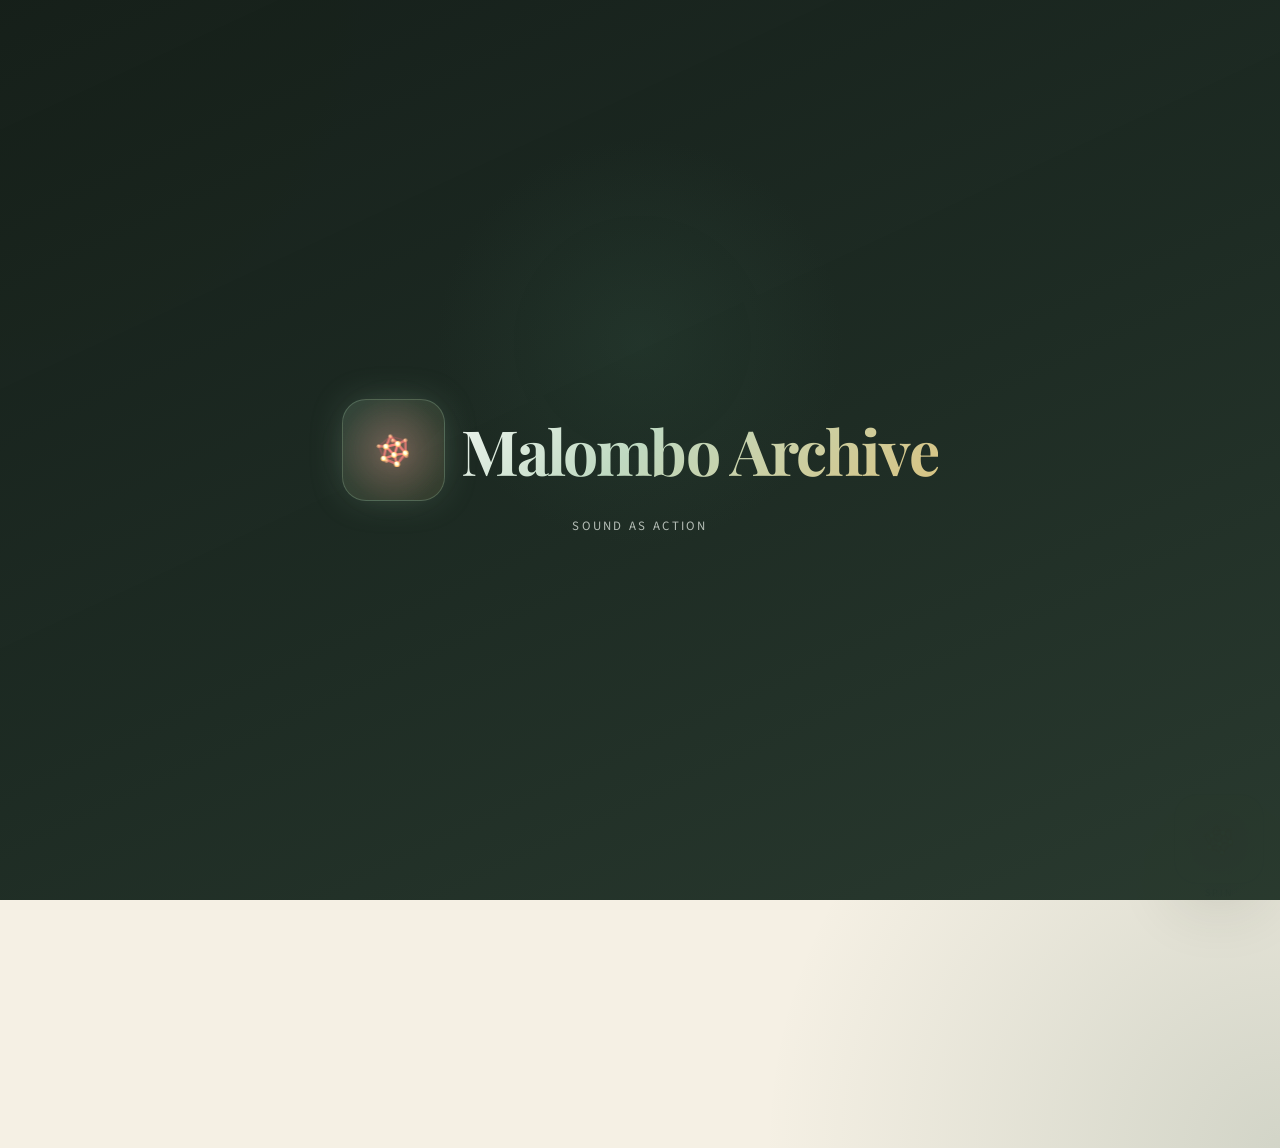
<file: malombo-archive/pages/about.html>
<!DOCTYPE html>
<html lang="en">
<head>
  <meta charset="UTF-8">
  <meta name="viewport" content="width=device-width, initial-scale=1.0">
  <title>About the Project | Malombo’s Spirit Archive</title>
  <link rel="icon" type="image/svg+xml" href="../assets/images/icosa-shell.svg">
  <link rel="shortcut icon" href="../assets/images/icosa-shell.svg">
  <link rel="apple-touch-icon" href="../assets/images/icosa-shell.svg">
  <link rel="preconnect" href="https://fonts.googleapis.com">
  <link rel="preconnect" href="https://fonts.gstatic.com" crossorigin>
  <link href="https://fonts.googleapis.com/css2?family=Playfair+Display:wght@500;600;700&family=Source+Sans+3:wght@400;500;600;700&display=swap" rel="stylesheet">
  <link rel="stylesheet" href="../assets/css/styles.css">
</head>
<body class="is-loading" data-page="about">
  <header class="site-header">
    <div class="container header-inner">
      <a class="brand" href="../index.html">Malombo Archive</a>
      <button class="nav-toggle" type="button" aria-expanded="false" aria-controls="site-nav">Menu</button>
      <nav id="site-nav" class="site-nav" aria-label="Primary">
        <a href="../index.html">Home</a>
        <a href="theoretical-framework.html">Framework</a>
        <a href="historical-context.html">History</a>
        <a href="ritual-practice.html">Ritual</a>
        <a href="audio-analysis.html">Audio</a>
        <a href="from-ritual-to-festival.html">Festival</a>
        <a href="works-cited.html">Works Cited</a>
        <a href="about.html">About</a>
      </nav>
      <button class="theme-toggle" type="button" aria-label="Toggle dark mode">Theme</button>
    </div>
  </header>

  <main class="page-shell">
    <section class="page-hero">
      <div class="container page-hero-grid">
        <div class="prose reveal">
          <p class="section-label">About</p>
          <h1>Researcher, paper, and archive</h1>
          <p>This site is the digital companion to the final Music 170 paper, reorganizing the essay into a public-facing archive of theory, history, ritual practice, listening analysis, and bibliography.</p>
        </div>
        <aside class="page-index reveal">
          <p class="section-label">On This Page</p>
          <a href="#researcher">Researcher</a>
          <a href="#project">Project statement</a>
          <a href="#future">Future expansion</a>
        </aside>
      </div>
    </section>

    <section id="researcher" class="section">
      <div class="container profile-layout">
        <figure class="portrait-card reveal">
          <img src="../assets/images/photos/supash-bhat.jpg" alt="Portrait of Supash Bhat.">
          <figcaption><span class="figure-note">Portrait courtesy of Supash Bhat.</span></figcaption>
        </figure>
        <article class="portrait-copy reveal">
          <h2>About the researcher</h2>
          <div class="portrait-meta">
            <span class="compact-chip">Supash Bhat</span>
            <span class="compact-chip">Music 170</span>
            <span class="compact-chip">Professor Davies</span>
          </div>
          <p>This archive extends the final paper, <em>Malombo’s Spirit: Possession, Healing, and Modernity from Venda Ritual to South African Jazz</em>, submitted on May 12, 2026. It keeps the paper’s argument intact while giving audio, visual, and historical materials a clearer public form.</p>
          <p>The goal is not just to post an essay online, but to stage research as a navigable archive where ritual theory, apartheid history, close listening, and Philip Tabane’s modern performance practice remain visibly connected.</p>
        </article>
      </div>
    </section>

    <section id="project" class="section section-tinted">
      <div class="container two-column">
        <article class="prose reveal">
          <h2>Project statement</h2>
          <p>The archive argues that Malombo does not mark a clean transition from sacred ritual into secular art. Instead, it shows how spiritual epistemology persists within modernity itself, carried through rhythm, repetition, invocation, and embodied listening.</p>
        </article>
        <article id="future" class="source-panel reveal">
          <p class="section-label">Expansion Plan</p>
          <p>Next additions could include more primary-source media, tighter timestamped annotations, archival recordings beyond “Sangoma,” and expanded work on how Malombo refuses colonial binaries between tradition and modern intellectual production.</p>
        </article>
      </div>
    </section>
  </main>

  <footer class="site-footer">
    <div class="container footer-inner">
      <p>Prepared from the final paper as a modular research archive for continued public scholarship.</p>
      <p><a href="../index.html">Return home</a></p>
    </div>
  </footer>

  <script src="../assets/js/main.js"></script>
  <script src="../../assets/js/icosa-shell.js"></script>
</body>
</html>
</file>
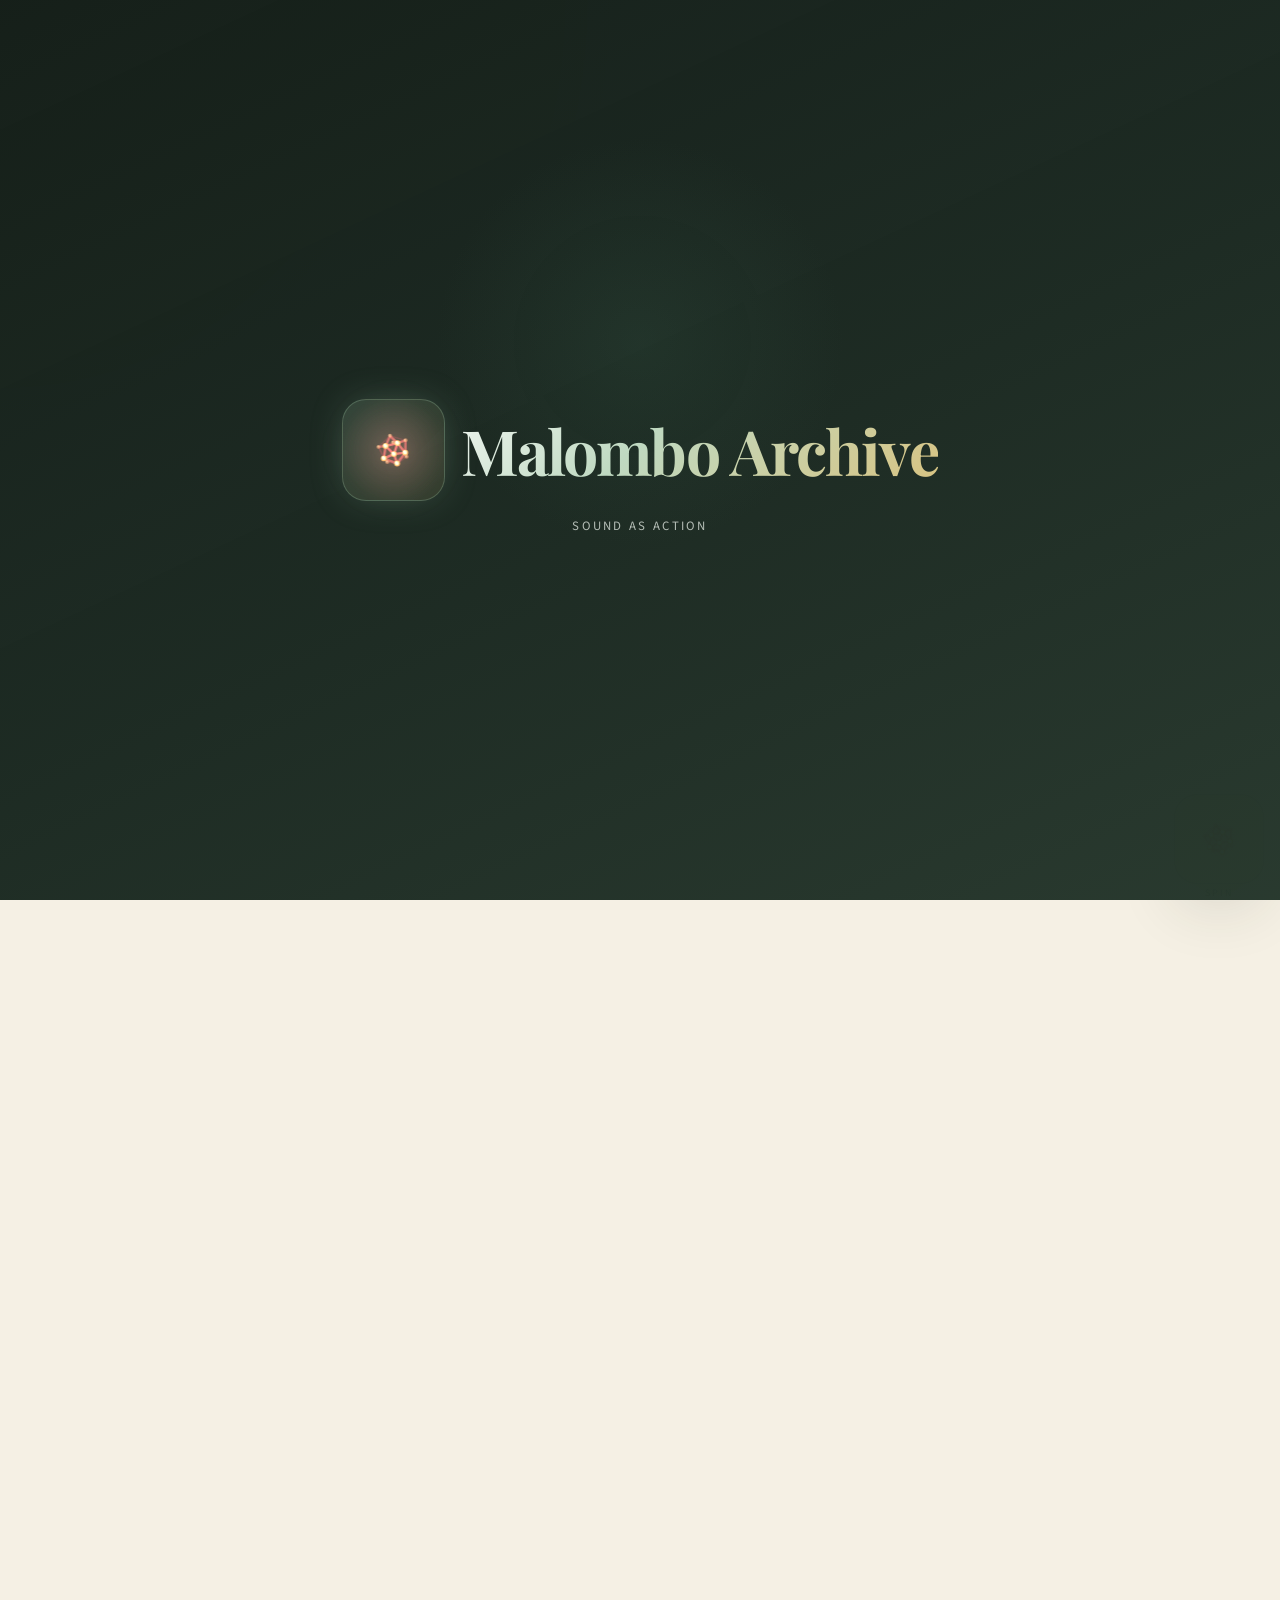
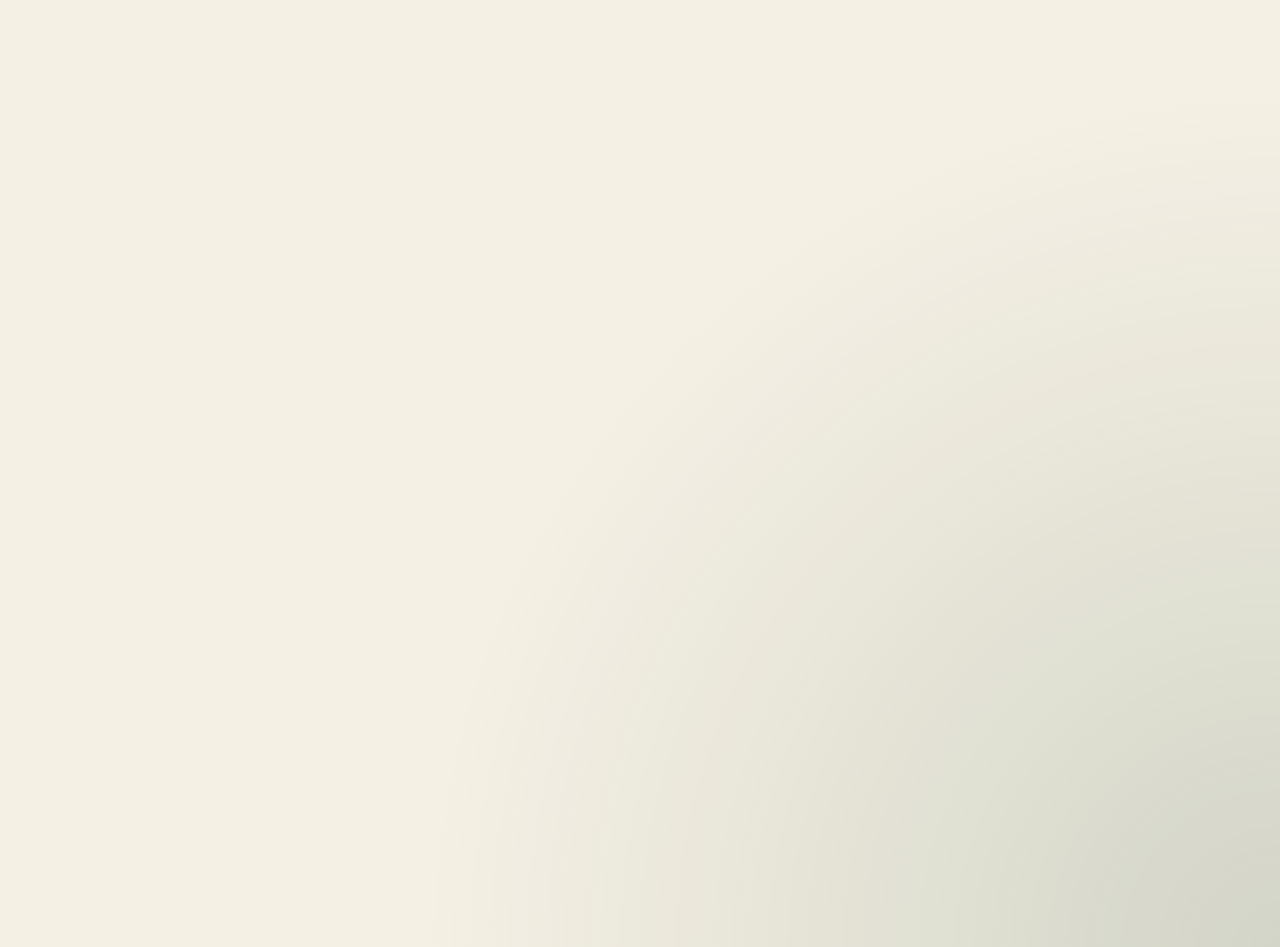
<file: malombo-archive/pages/audio-analysis.html>
<!DOCTYPE html>
<html lang="en">
<head>
  <meta charset="UTF-8">
  <meta name="viewport" content="width=device-width, initial-scale=1.0">
  <title>Audio Analysis | Malombo’s Spirit Archive</title>
  <link rel="icon" type="image/svg+xml" href="../assets/images/icosa-shell.svg">
  <link rel="shortcut icon" href="../assets/images/icosa-shell.svg">
  <link rel="apple-touch-icon" href="../assets/images/icosa-shell.svg">
  <link rel="preconnect" href="https://fonts.googleapis.com">
  <link rel="preconnect" href="https://fonts.gstatic.com" crossorigin>
  <link href="https://fonts.googleapis.com/css2?family=Playfair+Display:wght@500;600;700&family=Source+Sans+3:wght@400;500;600;700&display=swap" rel="stylesheet">
  <link rel="stylesheet" href="../assets/css/styles.css">
</head>
<body class="is-loading" data-page="audio">
  <header class="site-header">
    <div class="container header-inner">
      <a class="brand" href="../index.html">Malombo Archive</a>
      <button class="nav-toggle" type="button" aria-expanded="false" aria-controls="site-nav">Menu</button>
      <nav id="site-nav" class="site-nav" aria-label="Primary">
        <a href="../index.html">Home</a>
        <a href="theoretical-framework.html">Framework</a>
        <a href="historical-context.html">History</a>
        <a href="ritual-practice.html">Ritual</a>
        <a href="audio-analysis.html">Audio</a>
        <a href="from-ritual-to-festival.html">Festival</a>
        <a href="works-cited.html">Works Cited</a>
        <a href="about.html">About</a>
      </nav>
      <button class="theme-toggle" type="button" aria-label="Toggle dark mode">Theme</button>
    </div>
  </header>

  <main class="page-shell">
    <section class="page-hero">
      <div class="container page-hero-grid">
        <div class="prose reveal">
          <p class="section-label">Audio Analysis</p>
          <h1>Listening to “Sangoma” as ritual logic in recorded form</h1>
          <p>This listening page follows the paper’s claim that Tabane’s music develops through repetition, layering, duration, and density rather than harmonic narrative alone. Scroll the cards or jump to a timestamp to hear how invocation becomes structure.</p>
        </div>
        <aside class="page-index reveal">
          <p class="section-label">Listening Guide</p>
          <a href="#rhythm">0:00 Repetition</a>
          <a href="#structure">0:58 Layering</a>
          <a href="#trance">2:25 Temporal suspension</a>
        </aside>
      </div>
    </section>

    <section class="section">
      <div class="container listening-layout">
        <div class="player-panel reveal">
          <div class="video-shell">
            <iframe
              id="analysis-player"
              src="https://www.youtube-nocookie.com/embed/NRcm4V__De4?start=0"
              title="Philip Tabane - Sangoma"
              loading="lazy"
              allow="accelerometer; autoplay; clipboard-write; encrypted-media; gyroscope; picture-in-picture; web-share"
              referrerpolicy="strict-origin-when-cross-origin"
              allowfullscreen></iframe>
          </div>
          <div class="player-meta">
            <p><strong>Track:</strong> “Sangoma”</p>
            <p><strong>Source:</strong> Public YouTube upload used as a listening reference for the final paper. Swap in a preferred archival source later if needed.</p>
          </div>
          <div class="wave-band" aria-hidden="true">
            <span></span><span></span><span></span><span></span><span></span><span></span><span></span><span></span>
          </div>
        </div>

        <div class="analysis-panel">
          <nav class="analysis-jump reveal" aria-label="Timestamp navigation">
            <button type="button" class="timestamp-button active" data-start="0" data-target="rhythm">0:00 Repetition</button>
            <button type="button" class="timestamp-button" data-start="58" data-target="structure">0:58 Layering</button>
            <button type="button" class="timestamp-button" data-start="145" data-target="trance">2:25 Temporal suspension</button>
          </nav>

          <article id="rhythm" class="analysis-card scroll-spot reveal">
            <p class="section-label">Timestamp 0:00</p>
            <h2>Repetition as propulsion</h2>
            <p>The piece begins through guitar ostinatos and interlocking pulse rather than harmonic exposition. Repetition does not stall the music; it creates the field within which attention starts to align, deepening the listener’s bodily orientation to the groove.</p>
            <ul class="detail-list compact-list">
              <li>Pulse is sustained rather than redirected toward cadence.</li>
              <li>Guitar and percussion operate as a shared rhythmic environment.</li>
              <li>Repetition produces immersion before it produces interpretation.</li>
            </ul>
          </article>

          <article id="structure" class="analysis-card scroll-spot reveal">
            <p class="section-label">Timestamp 0:58</p>
            <h2>Layering and accumulation</h2>
            <p>“Sangoma” grows by accretion rather than sectional contrast. Percussion intensifies around the repeating guitar figure, the guitar itself often behaves percussively, and pennywhistle phrases circle the texture in ways that resemble chant and invocation rather than melodic lead writing.</p>
            <ul class="detail-list compact-list">
              <li>Layers accumulate instead of announcing a new scene.</li>
              <li>Texture does the formal work that harmony often does elsewhere.</li>
              <li>Duration matters as much as motif or theme.</li>
            </ul>
          </article>

          <article id="trance" class="analysis-card scroll-spot reveal">
            <p class="section-label">Timestamp 2:25</p>
            <h2>Temporal suspension and trance effect</h2>
            <p>As the track continues, expectation of resolution begins to loosen. Tension is not organized through progression and release, but through duration and density. The result is a listening experience closer to ritual entrainment than conventional jazz soloing: attention shifts away from anticipation and toward immersion <span class="citation" tabindex="0" data-citation="Galane, The Music of Philip Tabane; Rouget, Music and Trance.">[9]</span>.</p>
            <ul class="detail-list compact-list">
              <li>The cycle remains stable while sonic pressure deepens.</li>
              <li>Small variations become perceptually magnified over time.</li>
              <li>The recording preserves ritual logic inside public circulation.</li>
            </ul>
          </article>
        </div>
      </div>
    </section>

    <section class="section section-tinted">
      <div class="container dual-feature">
        <article class="feature-panel reveal">
          <p class="section-label">Analytical Claim</p>
          <h2>Why this track matters</h2>
          <p>“Sangoma” demonstrates that Tabane’s music does not simply borrow ritual imagery. Its form is built through repetition, layering, rhythmic accumulation, and altered temporality, making the paper’s argument audible rather than merely descriptive.</p>
        </article>
        <article class="feature-panel reveal">
          <p class="section-label">Method</p>
          <h2>Listening as archival method</h2>
          <p>Close listening here follows structure rather than genre labels. The question is not whether the piece sounds “traditional” or “jazz,” but how it teaches the listener to inhabit a field of embodied repetition, density, and invocation.</p>
        </article>
      </div>
    </section>
  </main>

  <footer class="site-footer">
    <div class="container footer-inner">
      <p>Listening analysis tracks how recorded sound preserves ritual structure within modern performance.</p>
      <p><a href="from-ritual-to-festival.html">Follow the sound into urban circulation</a></p>
    </div>
  </footer>

  <script src="../assets/js/main.js"></script>
  <script src="../../assets/js/icosa-shell.js"></script>
</body>
</html>
</file>
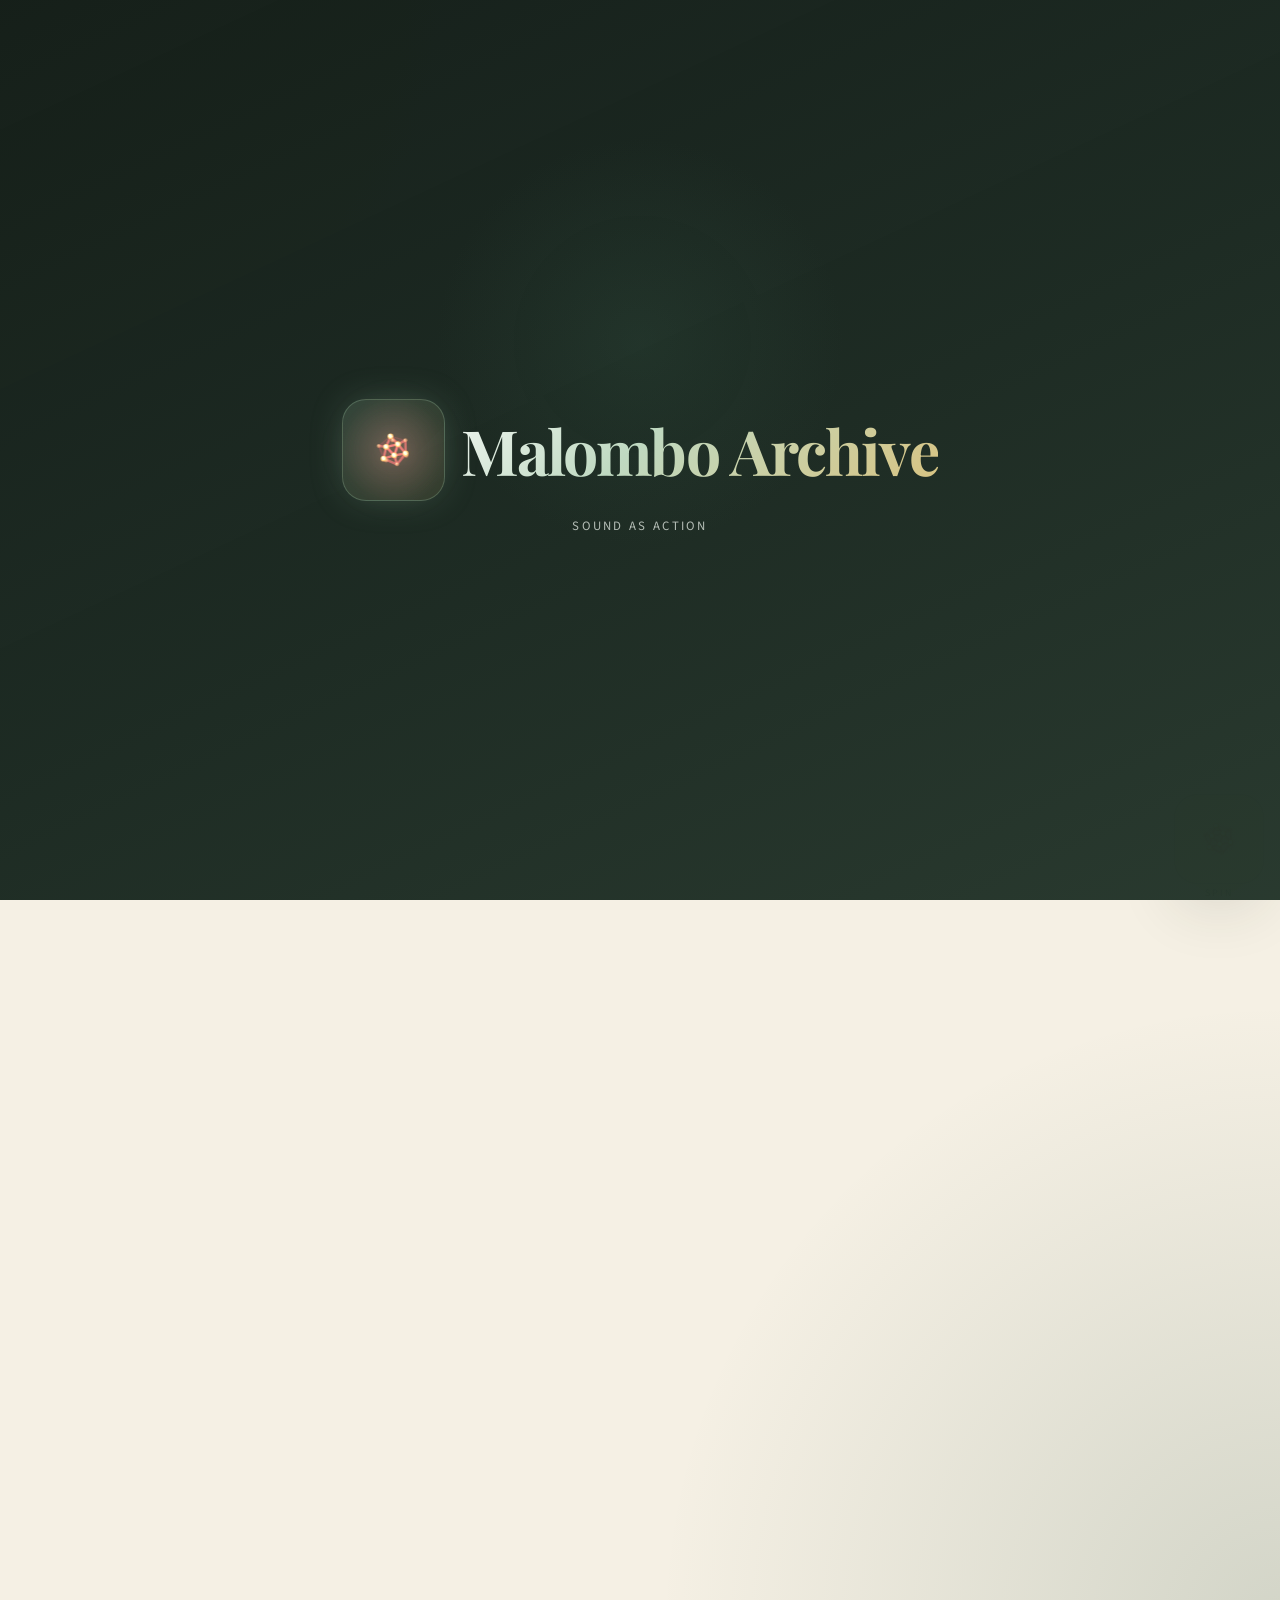
<file: malombo-archive/pages/from-ritual-to-festival.html>
<!DOCTYPE html>
<html lang="en">
<head>
  <meta charset="UTF-8">
  <meta name="viewport" content="width=device-width, initial-scale=1.0">
  <title>From Ritual to Festival | Malombo’s Spirit Archive</title>
  <link rel="icon" type="image/svg+xml" href="../assets/images/icosa-shell.svg">
  <link rel="shortcut icon" href="../assets/images/icosa-shell.svg">
  <link rel="apple-touch-icon" href="../assets/images/icosa-shell.svg">
  <link rel="preconnect" href="https://fonts.googleapis.com">
  <link rel="preconnect" href="https://fonts.gstatic.com" crossorigin>
  <link href="https://fonts.googleapis.com/css2?family=Playfair+Display:wght@500;600;700&family=Source+Sans+3:wght@400;500;600;700&display=swap" rel="stylesheet">
  <link rel="stylesheet" href="../assets/css/styles.css">
</head>
<body class="is-loading" data-page="festival">
  <header class="site-header">
    <div class="container header-inner">
      <a class="brand" href="../index.html">Malombo Archive</a>
      <button class="nav-toggle" type="button" aria-expanded="false" aria-controls="site-nav">Menu</button>
      <nav id="site-nav" class="site-nav" aria-label="Primary">
        <a href="../index.html">Home</a>
        <a href="theoretical-framework.html">Framework</a>
        <a href="historical-context.html">History</a>
        <a href="ritual-practice.html">Ritual</a>
        <a href="audio-analysis.html">Audio</a>
        <a href="from-ritual-to-festival.html">Festival</a>
        <a href="works-cited.html">Works Cited</a>
        <a href="about.html">About</a>
      </nav>
      <button class="theme-toggle" type="button" aria-label="Toggle dark mode">Theme</button>
    </div>
  </header>

  <main class="page-shell">
    <section class="page-hero">
      <div class="container page-hero-grid">
        <div class="prose reveal">
          <p class="section-label">From Ritual to Festival</p>
          <h1>Portable ritual knowledge on the urban stage</h1>
          <p>The paper’s central historical claim is that Malombo did not leave ritual behind when it entered urban performance. It carried ancestral logic into festivals, recording studios, radio, and anti-apartheid cultural spaces.</p>
        </div>
        <aside class="page-index reveal">
          <p class="section-label">On This Page</p>
          <a href="#festival-image">Urban circulation</a>
          <a href="#transformation">Transformation vs. rupture</a>
          <a href="#persistence">Ritual persistence</a>
        </aside>
      </div>
    </section>

    <section id="festival-image" class="section">
      <div class="container feature-split">
        <figure class="image-panel media-wide reveal">
          <img src="../assets/images/photos/jazz-in-cape-town.jpg" alt="Jazz musicians performing on stage at the Cape Town Jazz Festival.">
          <figcaption>
            <span class="figure-note">Photo: “Jazz in Cape Town - 1” by JCPBFerreira, via <a href="https://commons.wikimedia.org/wiki/File:Jazz_in_Cape_Town_-_1.jpg" target="_blank" rel="noopener noreferrer">Wikimedia Commons</a>, CC BY-SA 4.0.</span>
          </figcaption>
        </figure>
        <div class="dense-copy">
          <article class="archive-card reveal">
          <h2>Urban circulation under apartheid</h2>
          <p>Musicians moved across rural homesteads, mining compounds, churches, shebeens, township stages, festivals, and broadcast media. In that circulation, music became one of the few public sites where continuity with ancestral identity could still be enacted.</p>
          </article>
          <div class="mini-grid">
            <article class="info-card reveal">
              <h3>Modern media</h3>
              <p>Amplification, recording technology, and public staging altered texture and scale, but they did not erase the deeper logic of repetition, invocation, and collective intensification.</p>
            </article>
            <article class="info-card reveal">
              <h3>Political resonance</h3>
              <p>Even without explicit protest lyrics, Malombo challenged apartheid categories by showing that indigenous spirituality could generate experimental, intellectually complex modern music.</p>
            </article>
          </div>
        </div>
      </div>
    </section>

    <section class="section section-tinted">
      <div class="container comparison-grid">
        <article id="transformation" class="comparison-card reveal">
          <p class="card-kicker">Argument</p>
          <h2>Transformation vs. rupture</h2>
          <p>Tabane’s work suggests translation rather than severance. Urban performance does not erase ritual architecture; it redistributes it across new audiences, technologies, and publics. The venue changes, but repetition, immersion, and ancestral communication remain audible <span class="citation" tabindex="0" data-citation="Galane, The Music of Philip Tabane; Erlmann, Music, Modernity, and the Global Imagination.">[10]</span>.</p>
        </article>
        <article id="persistence" class="comparison-card reveal">
          <p class="card-kicker">Continuity</p>
          <h2>Ritual persistence</h2>
          <p>What persists is form as action: cyclicality, embodied response, rhythmic intensification, and sound understood as more than entertainment. In that sense, the concert stage becomes another public site through which ancestral continuity can be enacted.</p>
        </article>
      </div>
    </section>

    <section class="section">
      <div class="container two-column">
        <article class="prose reveal">
          <h2>Modernity from within</h2>
          <p>Following Erlmann, the site treats Malombo as an indigenous modernity rather than a survival outside history. It emerged from within the dislocations of apartheid urban life and refused the binary between tradition and experiment.</p>
        </article>
        <article class="prose reveal">
          <h2>Why the ambiguity matters</h2>
          <p>Audiences encountered Malombo at once as ritual, jazz experimentation, African tradition, avant-garde performance, and anti-apartheid expression. That ambiguity was powerful because the music persistently exceeded the categories imposed upon it.</p>
        </article>
      </div>
    </section>
  </main>

  <footer class="site-footer">
    <div class="container footer-inner">
      <p>Festival and concert circulation are framed here as extensions of ritual knowledge, not departures from it.</p>
      <p><a href="works-cited.html">Open the bibliography</a></p>
    </div>
  </footer>

  <script src="../assets/js/main.js"></script>
  <script src="../../assets/js/icosa-shell.js"></script>
</body>
</html>
</file>
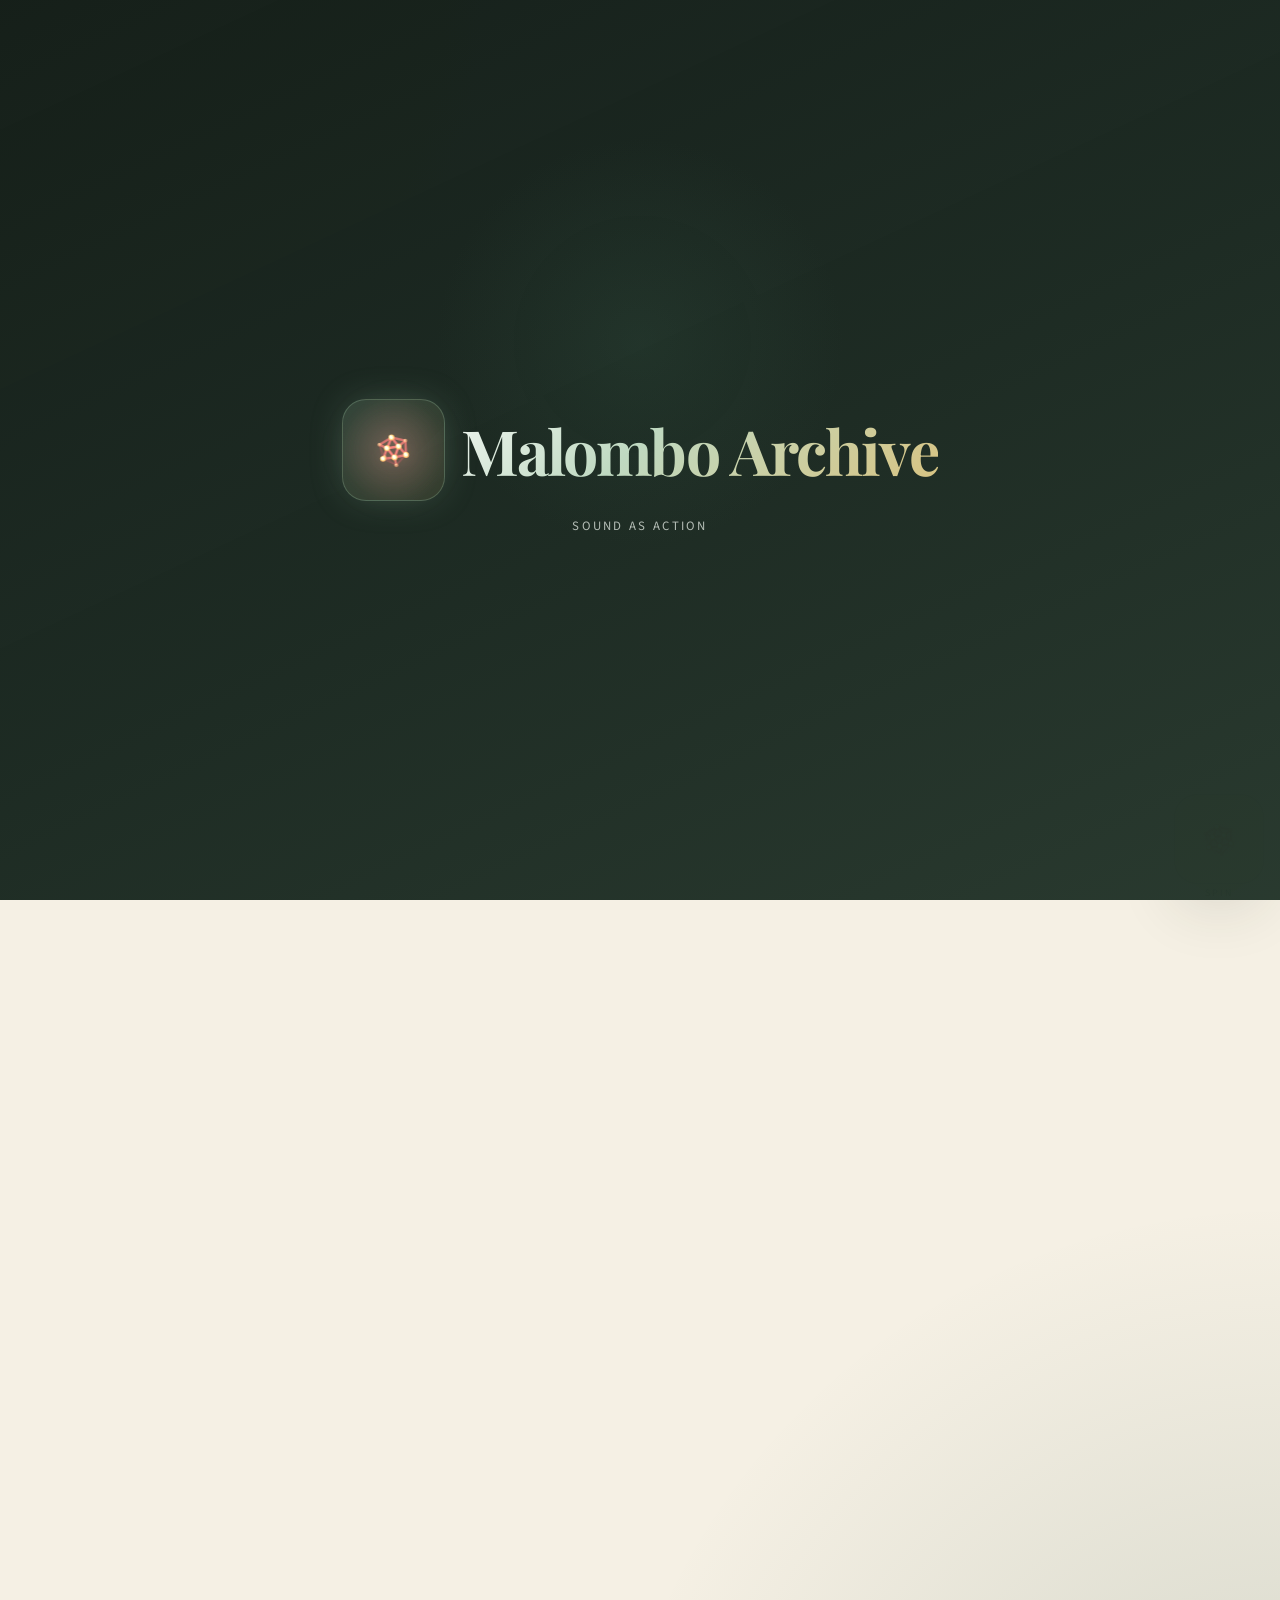
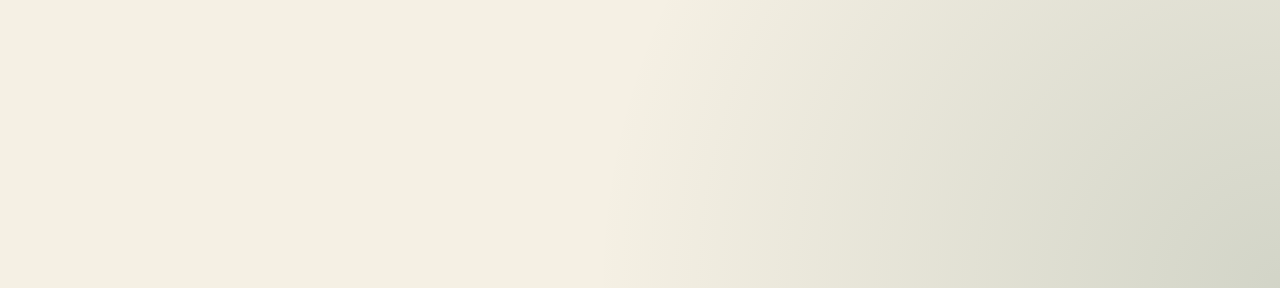
<file: malombo-archive/pages/historical-context.html>
<!DOCTYPE html>
<html lang="en">
<head>
  <meta charset="UTF-8">
  <meta name="viewport" content="width=device-width, initial-scale=1.0">
  <title>Historical Context | Malombo’s Spirit Archive</title>
  <link rel="icon" type="image/svg+xml" href="../assets/images/icosa-shell.svg">
  <link rel="shortcut icon" href="../assets/images/icosa-shell.svg">
  <link rel="apple-touch-icon" href="../assets/images/icosa-shell.svg">
  <link rel="preconnect" href="https://fonts.googleapis.com">
  <link rel="preconnect" href="https://fonts.gstatic.com" crossorigin>
  <link href="https://fonts.googleapis.com/css2?family=Playfair+Display:wght@500;600;700&family=Source+Sans+3:wght@400;500;600;700&display=swap" rel="stylesheet">
  <link rel="stylesheet" href="../assets/css/styles.css">
</head>
<body class="is-loading" data-page="history">
  <header class="site-header">
    <div class="container header-inner">
      <a class="brand" href="../index.html">Malombo Archive</a>
      <button class="nav-toggle" type="button" aria-expanded="false" aria-controls="site-nav">Menu</button>
      <nav id="site-nav" class="site-nav" aria-label="Primary">
        <a href="../index.html">Home</a>
        <a href="theoretical-framework.html">Framework</a>
        <a href="historical-context.html">History</a>
        <a href="ritual-practice.html">Ritual</a>
        <a href="audio-analysis.html">Audio</a>
        <a href="from-ritual-to-festival.html">Festival</a>
        <a href="works-cited.html">Works Cited</a>
        <a href="about.html">About</a>
      </nav>
      <button class="theme-toggle" type="button" aria-label="Toggle dark mode">Theme</button>
    </div>
  </header>

  <main class="page-shell">
    <section class="page-hero">
      <div class="container page-hero-grid">
        <div class="prose reveal">
          <p class="section-label">Historical Context</p>
          <h1>Apartheid modernity and the problem of classification</h1>
          <p>Malombo entered urban circulation in a moment shaped by forced removals, migration, missionary influence, and colonial habits of naming African culture as either tribal residue or jazz-adjacent modernity.</p>
        </div>
        <aside class="page-index reveal">
          <p class="section-label">On This Page</p>
          <a href="#meanings">Competing meanings</a>
          <a href="#ethno">Urban circulation</a>
          <a href="#figures">Blacking and Tabane</a>
        </aside>
      </div>
    </section>

    <section id="meanings" class="section">
      <div class="container feature-split">
        <div class="dense-copy">
          <article class="timeline-card reveal">
          <h2>Competing meanings of “Malombo”</h2>
          <p>Within Vhavenda ritual life, Malombo names a healing system structured through possession, drumming, chant, dance, and embodied transformation. In apartheid-era urban performance, the same term also came to name Philip Tabane’s musical language, producing a tension between lived ritual meaning and public classification <span class="citation" tabindex="0" data-citation="Galane, The Music of Philip Tabane; Davhula, Malombo Musical Art in VhaVenda Indigenous Healing Practices.">[3]</span>.</p>
          </article>
          <div id="ethno" class="mini-grid">
            <article class="info-card reveal">
              <p class="card-kicker">1960s South Africa</p>
              <h3>Violent urban transformation</h3>
              <p>Forced removals, labor migration, racial segregation, and township circulation fractured older communal structures while generating new forms of urban musical exchange.</p>
            </article>
            <article class="info-card reveal">
              <p class="card-kicker">Colonial discourse</p>
              <h3>Retribalisation and reduction</h3>
              <p>As Griselda Felber argues, colonial ethnography often froze African practice into simplified ethnic categories, making dynamic ritual systems appear static or premodern.</p>
            </article>
          </div>
        </div>
        <figure class="image-panel media-wide reveal">
          <img src="../assets/images/photos/venda-dancers.jpg" alt="Venda dancers performing with drums in a communal setting.">
          <figcaption>
            <span class="figure-note">Photo: “Venda dancers, Mashovhela Bush Lodge, Louis Trichardt, Limpopo, South Africa” by South African Tourism, via <a href="https://commons.wikimedia.org/wiki/File:Venda_dancers,_Mashovhela_Bush_Lodge,_Louis_Trichardt,_Limpopo,_South_Africa_(10185242894).jpg" target="_blank" rel="noopener noreferrer">Wikimedia Commons</a>, CC BY 2.0.</span>
          </figcaption>
        </figure>
      </div>
    </section>

    <section class="section">
      <div class="container timeline-grid">
        <article class="timeline-card reveal">
          <h2>Ethnomusicology and lived practice</h2>
          <p>Documentation mattered, but it never exhausted the practice itself. Blacking’s work is important precisely because it treated Venda music as embedded social action rather than isolated sound, even while the broader colonial archive continued to sort African expressive life into externally imposed categories <span class="citation" tabindex="0" data-citation="Blacking, Venda Children’s Songs; Felber, “Tracing Tribe.”">[4]</span>.</p>
        </article>
        <article class="timeline-card reveal">
          <h2>Urban circulation rather than abandonment</h2>
          <p>Malombo moved through shebeens, township stages, radio, and recording studios without becoming merely symbolic. The venue changed; the deeper logic of invocation, repetition, and ancestral continuity did not.</p>
        </article>
      </div>
    </section>

    <section id="figures" class="section section-tinted">
      <div class="container two-column">
        <article class="prose reveal">
          <h2>John Blacking</h2>
          <p>
            Blacking’s fieldwork remains pivotal because it positioned Venda music inside social relation, ritual effectiveness, and embodied meaning. That move challenged earlier tendencies to treat possession as primitivism, superstition, or abnormal psychology <span class="citation" tabindex="0" data-citation="Blacking, “The Context of Venda Possession Music: Reflections on the Effectiveness of Symbols”; Blacking, Venda Children’s Songs.">[5]</span>.
          </p>
        </article>
        <article class="prose reveal">
          <h2>Philip Tabane</h2>
          <p>
            Tabane’s intervention was historical as well as musical. Raised in a family connected to healing traditions, he described performance as communication with ancestral forces rather than entertainment alone. Critics called this music jazz because that was the nearest available urban category, but Tabane’s resistance to the label preserved its ritual genealogy inside modern circulation <span class="citation" tabindex="0" data-citation="Galane, The Music of Philip Tabane; Erlmann, African Stars.">[6]</span>.
          </p>
        </article>
      </div>
    </section>
  </main>

  <footer class="site-footer">
    <div class="container footer-inner">
      <p>Contextualizing Malombo within apartheid dislocation, colonial taxonomy, and urban Black cultural life.</p>
      <p><a href="from-ritual-to-festival.html">Continue to festival transformation</a></p>
    </div>
  </footer>

  <script src="../assets/js/main.js"></script>
  <script src="../../assets/js/icosa-shell.js"></script>
</body>
</html>
</file>
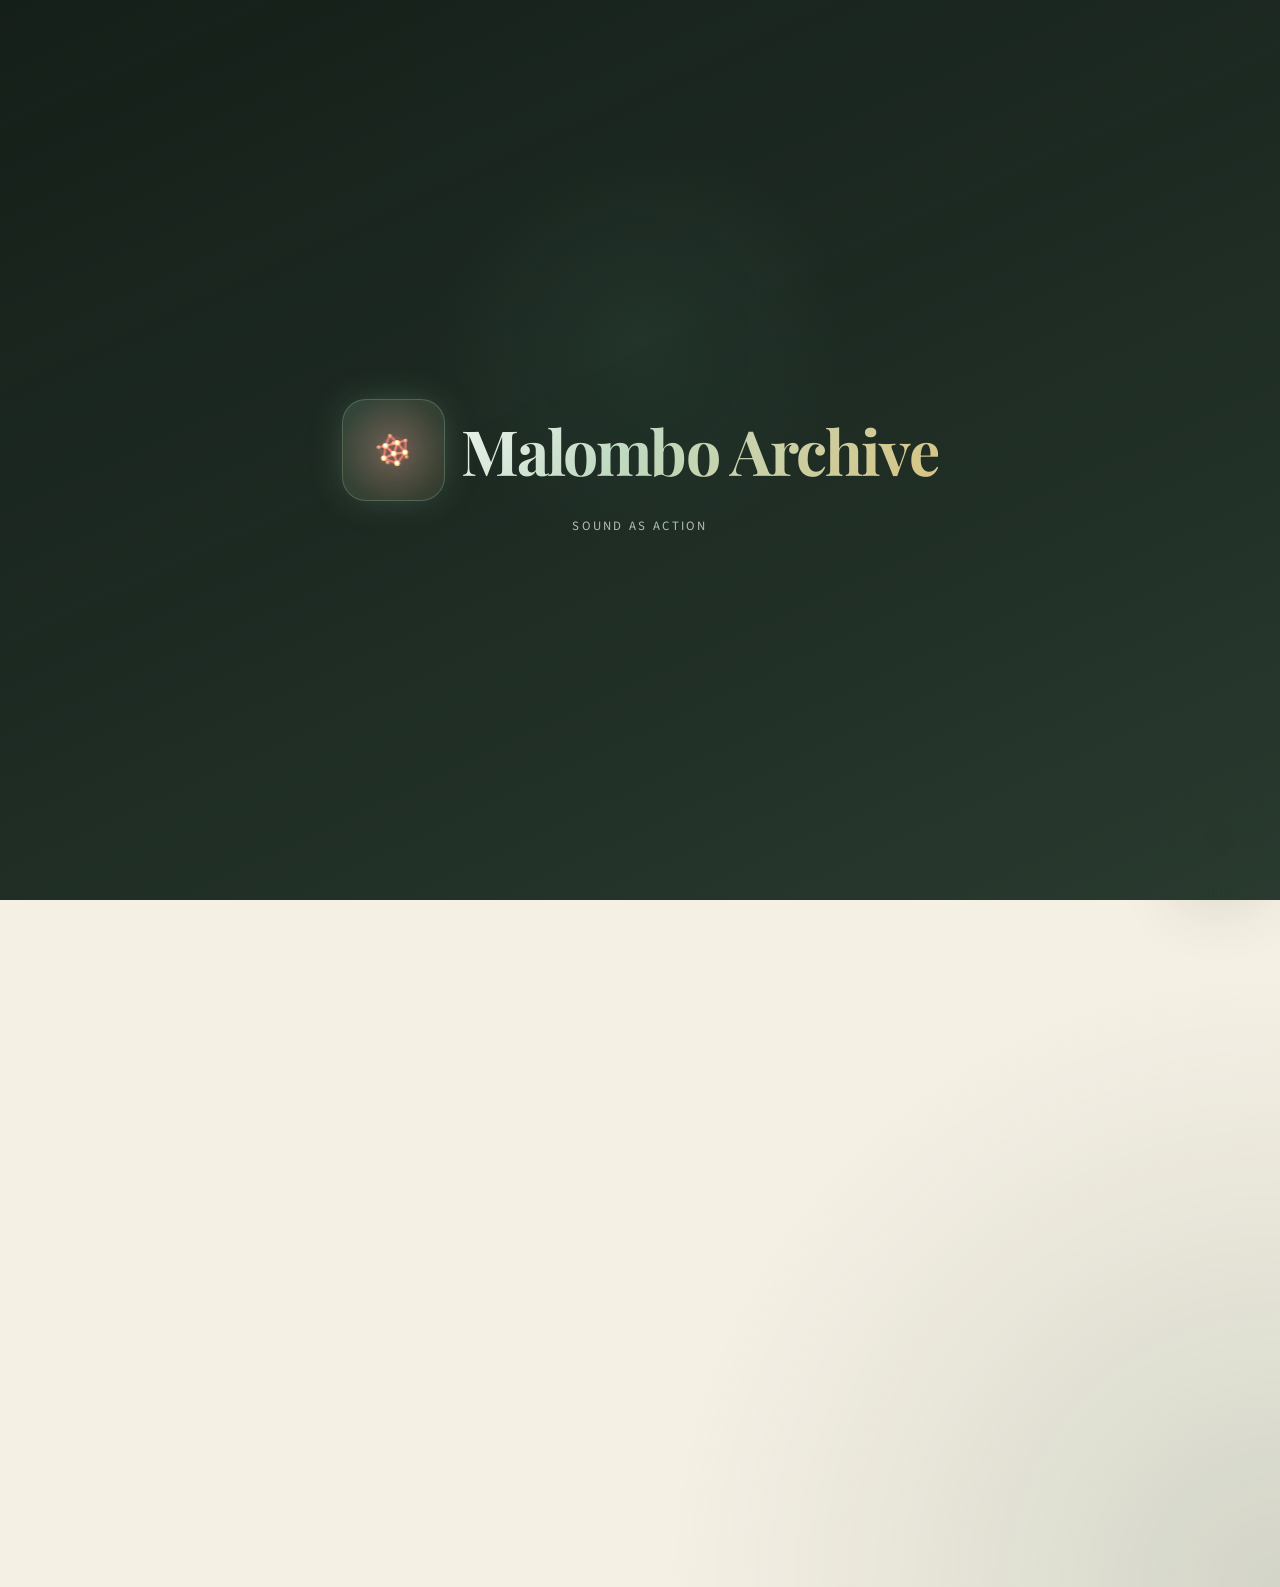
<file: malombo-archive/pages/ritual-practice.html>
<!DOCTYPE html>
<html lang="en">
<head>
  <meta charset="UTF-8">
  <meta name="viewport" content="width=device-width, initial-scale=1.0">
  <title>Ritual Practice | Malombo’s Spirit Archive</title>
  <link rel="icon" type="image/svg+xml" href="../assets/images/icosa-shell.svg">
  <link rel="shortcut icon" href="../assets/images/icosa-shell.svg">
  <link rel="apple-touch-icon" href="../assets/images/icosa-shell.svg">
  <link rel="preconnect" href="https://fonts.googleapis.com">
  <link rel="preconnect" href="https://fonts.gstatic.com" crossorigin>
  <link href="https://fonts.googleapis.com/css2?family=Playfair+Display:wght@500;600;700&family=Source+Sans+3:wght@400;500;600;700&display=swap" rel="stylesheet">
  <link rel="stylesheet" href="../assets/css/styles.css">
</head>
<body class="is-loading" data-page="ritual">
  <header class="site-header">
    <div class="container header-inner">
      <a class="brand" href="../index.html">Malombo Archive</a>
      <button class="nav-toggle" type="button" aria-expanded="false" aria-controls="site-nav">Menu</button>
      <nav id="site-nav" class="site-nav" aria-label="Primary">
        <a href="../index.html">Home</a>
        <a href="theoretical-framework.html">Framework</a>
        <a href="historical-context.html">History</a>
        <a href="ritual-practice.html">Ritual</a>
        <a href="audio-analysis.html">Audio</a>
        <a href="from-ritual-to-festival.html">Festival</a>
        <a href="works-cited.html">Works Cited</a>
        <a href="about.html">About</a>
      </nav>
      <button class="theme-toggle" type="button" aria-label="Toggle dark mode">Theme</button>
    </div>
  </header>

  <main class="page-shell">
    <section class="page-hero">
      <div class="container page-hero-grid">
        <div class="prose reveal">
          <p class="section-label">Ritual Practice</p>
          <h1>Illness, possession, and sonic transformation</h1>
          <p>In Venda Malombo, illness is not only a bodily disorder. It can mark a rupture in one’s relation to ancestry and spirit, and music becomes the central mechanism through which that rupture is diagnosed, intensified, and repaired.</p>
        </div>
        <aside class="page-index reveal">
          <p class="section-label">On This Page</p>
          <a href="#practice">How ritual practice works</a>
          <a href="#process">Ritual process</a>
          <a href="#trance">Why trance matters</a>
        </aside>
      </div>
    </section>

    <section id="practice" class="section">
      <div class="container split-layout">
        <figure class="image-panel media-wide reveal">
          <img src="../assets/images/photos/venda-dancers.jpg" alt="Venda dancers and drummers performing in a communal setting.">
          <figcaption>
            <span class="figure-note">Photo: “Venda dancers, Mashovhela Bush Lodge, Louis Trichardt, Limpopo, South Africa” by South African Tourism, via <a href="https://commons.wikimedia.org/wiki/File:Venda_dancers,_Mashovhela_Bush_Lodge,_Louis_Trichardt,_Limpopo,_South_Africa_(10185242894).jpg" target="_blank" rel="noopener noreferrer">Wikimedia Commons</a>, CC BY 2.0.</span>
          </figcaption>
        </figure>
        <article class="prose reveal">
          <h2>How ritual practice works</h2>
          <p>Malombo ceremonies begin when affliction is understood through ancestral disturbance rather than biomedical disorder alone. Drumming patterns, cyclical vocal structures, bodily movement, and repetition collectively produce the ritual environment necessary for ancestral manifestation. Possession emerges here not as spontaneous irrationality, but through carefully structured sonic participation <span class="citation" tabindex="0" data-citation="Davhula, Malombo Musical Art in VhaVenda Indigenous Healing Practices; Rouget, Music and Trance.">[7]</span>.</p>
          <ul class="detail-list">
            <li><strong>Rupture:</strong> illness can signal a break in lineage relation or an ancestral calling that has not yet been answered.</li>
            <li><strong>Drumming:</strong> cyclical rhythm sustains continuity, intensification, and shared bodily focus.</li>
            <li><strong>Possession:</strong> the afflicted person enters a heightened state of receptivity structured by communal sound.</li>
            <li><strong>Healing:</strong> ritual action restores relation through diagnosis, manifestation, and public recognition.</li>
          </ul>
        </article>
      </div>
    </section>

    <section id="process" class="section section-tinted">
      <div class="container process-grid">
        <article class="info-card reveal">
          <p class="card-kicker">1. Calling</p>
          <h3>Sound opens the threshold</h3>
          <p>Drumming and chant do not decorate the rite. They begin the threshold work through which ordinary perception is loosened and spirit presence becomes possible.</p>
        </article>
        <article class="info-card reveal">
          <p class="card-kicker">2. Intensification</p>
          <h3>Cycle, repetition, motion</h3>
          <p>The ceremony develops through accumulation rather than linear progression. Small rhythmic shifts, vocal layering, and synchronized movement deepen the atmosphere over time.</p>
        </article>
        <article id="trance" class="info-card reveal">
          <p class="card-kicker">3. Transformation</p>
          <h3>Possession as social meaning</h3>
          <p>Possession trance does not dissolve identity into abstraction. It publicly renews ancestral relation, lineage continuity, and communal recognition through embodied change <span class="citation" tabindex="0" data-citation="Rouget, Music and Trance; Turner, The Ritual Process.">[8]</span>.</p>
        </article>
      </div>
    </section>

    <section class="section">
      <div class="container two-column">
        <article class="prose reveal">
          <h2>Why trance matters analytically</h2>
          <p>Western descriptions of African possession often framed trance as excess, primitivism, or psychological instability. The paper rejects that framing. In Malombo, trance is culturally organized and socially legible: a method through which knowledge, diagnosis, and restoration become possible.</p>
        </article>
        <article class="prose reveal">
          <h2>Repetition as transformation</h2>
          <p>Repetition is not static recurrence. It is what gradually reorganizes bodily awareness until participants enter a shared field of intensified receptivity. Time becomes cyclical rather than linear, and healing unfolds through immersion rather than abrupt climax.</p>
        </article>
      </div>
    </section>
  </main>

  <footer class="site-footer">
    <div class="container footer-inner">
      <p>Ritual practice is presented here as a structured sonic technology of healing and ancestral relation.</p>
      <p><a href="audio-analysis.html">Move into the listening analysis</a></p>
    </div>
  </footer>

  <script src="../assets/js/main.js"></script>
  <script src="../../assets/js/icosa-shell.js"></script>
</body>
</html>
</file>
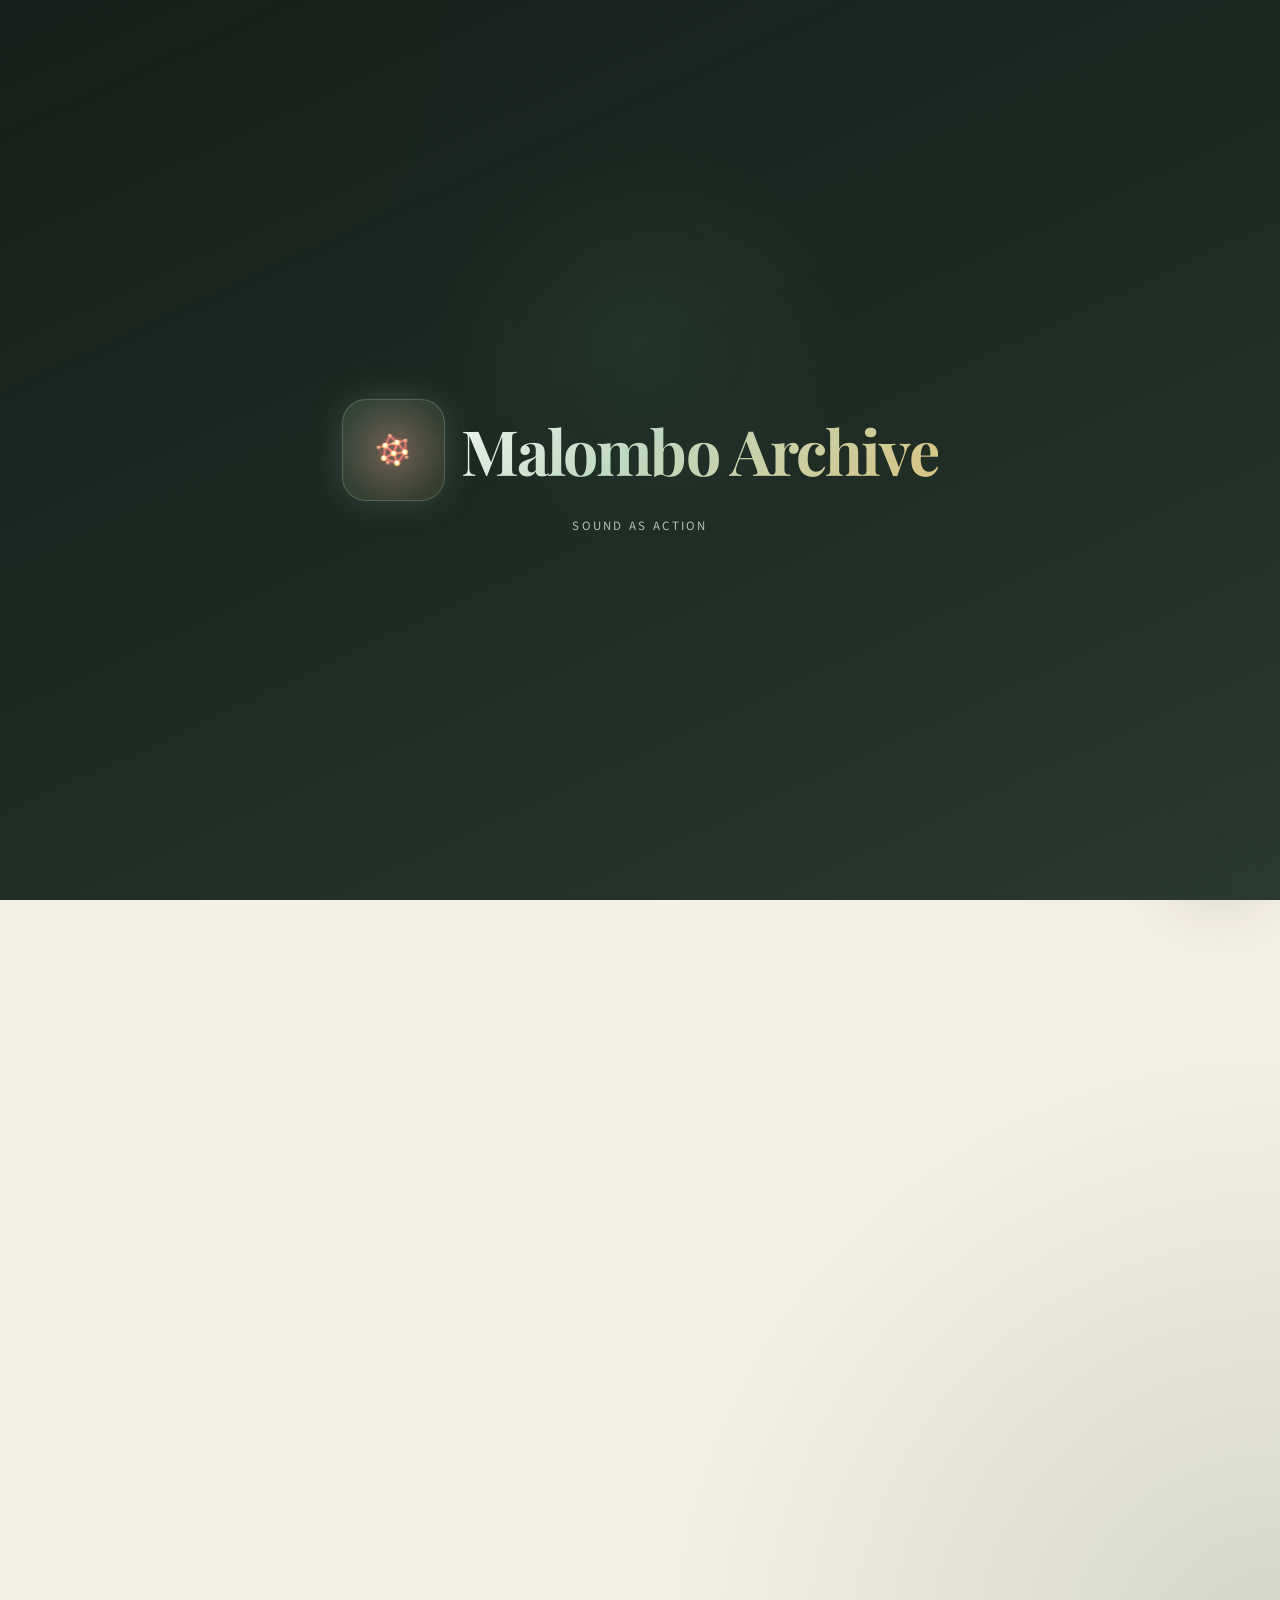
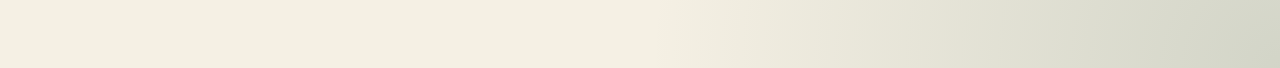
<file: malombo-archive/pages/theoretical-framework.html>
<!DOCTYPE html>
<html lang="en">
<head>
  <meta charset="UTF-8">
  <meta name="viewport" content="width=device-width, initial-scale=1.0">
  <title>Theoretical Framework | Malombo’s Spirit Archive</title>
  <link rel="icon" type="image/svg+xml" href="../assets/images/icosa-shell.svg">
  <link rel="shortcut icon" href="../assets/images/icosa-shell.svg">
  <link rel="apple-touch-icon" href="../assets/images/icosa-shell.svg">
  <link rel="preconnect" href="https://fonts.googleapis.com">
  <link rel="preconnect" href="https://fonts.gstatic.com" crossorigin>
  <link href="https://fonts.googleapis.com/css2?family=Playfair+Display:wght@500;600;700&family=Source+Sans+3:wght@400;500;600;700&display=swap" rel="stylesheet">
  <link rel="stylesheet" href="../assets/css/styles.css">
</head>
<body class="is-loading" data-page="framework">
  <header class="site-header">
    <div class="container header-inner">
      <a class="brand" href="../index.html">Malombo Archive</a>
      <button class="nav-toggle" type="button" aria-expanded="false" aria-controls="site-nav">Menu</button>
      <nav id="site-nav" class="site-nav" aria-label="Primary">
        <a href="../index.html">Home</a>
        <a href="theoretical-framework.html">Framework</a>
        <a href="historical-context.html">History</a>
        <a href="ritual-practice.html">Ritual</a>
        <a href="audio-analysis.html">Audio</a>
        <a href="from-ritual-to-festival.html">Festival</a>
        <a href="works-cited.html">Works Cited</a>
        <a href="about.html">About</a>
      </nav>
      <button class="theme-toggle" type="button" aria-label="Toggle dark mode">Theme</button>
    </div>
  </header>

  <main class="page-shell">
    <section class="page-hero">
      <div class="container page-hero-grid">
        <div class="prose reveal">
          <p class="section-label">Theoretical Framework</p>
          <h1>Sound as ontology, possession as structure</h1>
          <p>This project reads Malombo not as symbolic folklore or aesthetic residue, but as a performative system in which sound acts upon reality, reorganizes bodily attention, and mediates ancestral presence.</p>
        </div>
        <aside class="page-index reveal">
          <p class="section-label">On This Page</p>
          <a href="#action">Music as action</a>
          <a href="#quotes">Argument in brief</a>
          <a href="#theorists">Theorist lenses</a>
        </aside>
      </div>
    </section>

    <section id="action" class="section">
      <div class="container two-column">
        <article class="prose reveal">
          <h2>Music as action, not representation</h2>
          <p>
            The final paper argues that Malombo music should be understood as a system of action. Rhythm, chant, repetition, and movement do not merely symbolize an invisible reality; they help produce the conditions through which ancestral presence becomes perceptible and effective. In this sense, sound becomes a social force rather than a decorative accompaniment to ritual <span class="citation" tabindex="0" data-citation="Blacking, “The Context of Venda Possession Music: Reflections on the Effectiveness of Symbols”; Davhula, Malombo Musical Art in VhaVenda Indigenous Healing Practices.">[1]</span>.
          </p>
          <p>
            This framework matters because colonial accounts often treated African possession as superstition, pathology, or spectacle. By contrast, Blacking, Rouget, Turner, and Davhula make it possible to read Malombo as a culturally organized process in which repetition, embodiment, and communal interpretation generate transformation rather than irrational excess <span class="citation" tabindex="0" data-citation="Rouget, Music and Trance; Turner, The Ritual Process; Davhula, Malombo Musical Art in VhaVenda Indigenous Healing Practices.">[2]</span>.
          </p>
        </article>

        <aside id="quotes" class="quote-stack reveal" aria-label="Key theoretical quotations">
          <blockquote>
            <p>“Sound becomes a social force.”</p>
            <cite>From the final paper’s core claim</cite>
          </blockquote>
          <blockquote>
            <p>“Possession emerges not as spontaneous irrationality, but through carefully structured sonic participation.”</p>
            <cite>From the ritual analysis</cite>
          </blockquote>
          <blockquote>
            <p>“The ceremony teaches participants how to hear, move, and interpret spiritual presence through embodied repetition.”</p>
            <cite>From the conclusion</cite>
          </blockquote>
        </aside>
      </div>
    </section>

    <section class="section">
      <div class="container concept-band reveal">
        <div class="concept-pill">Sound acts rather than represents.</div>
        <div class="concept-pill">Repetition is transformation.</div>
        <div class="concept-pill">Possession is culturally organized.</div>
        <div class="concept-pill">Modernity does not cancel ritual.</div>
      </div>
    </section>

    <section id="theorists" class="section section-tinted">
      <div class="container card-grid">
        <article class="theory-card reveal">
          <p class="card-kicker">Ethnomusicology</p>
          <h3>John Blacking</h3>
          <p>Shows that Venda music cannot be separated from social meaning, bodily participation, and ritual effectiveness. His work helps reject the treatment of possession as pathology.</p>
        </article>
        <article class="theory-card reveal">
          <p class="card-kicker">Trance Theory</p>
          <h3>Gilbert Rouget</h3>
          <p>Rejects the simplistic claim that rhythm mechanically causes trance. Possession becomes intelligible only within a system of expectation, embodiment, and interpretation.</p>
        </article>
        <article class="theory-card reveal">
          <p class="card-kicker">Ritual Process</p>
          <h3>Victor Turner</h3>
          <p>Clarifies how Malombo creates liminal space, suspending ordinary roles and producing communitas through collective rhythmic intensity.</p>
        </article>
        <article class="theory-card reveal">
          <p class="card-kicker">Indigenous Healing</p>
          <h3>Mudzunga Junniah Davhula</h3>
          <p>Places drumming, cyclical vocality, movement, and repetition at the center of healing, naming Malombo as a sonic bridge between visible and invisible worlds.</p>
        </article>
      </div>
    </section>
  </main>

  <footer class="site-footer">
    <div class="container footer-inner">
      <p>Framework for reading Malombo as ontology, ritual process, and modern performance practice.</p>
      <p><a href="works-cited.html">See full bibliography</a></p>
    </div>
  </footer>

  <script src="../assets/js/main.js"></script>
  <script src="../../assets/js/icosa-shell.js"></script>
</body>
</html>
</file>
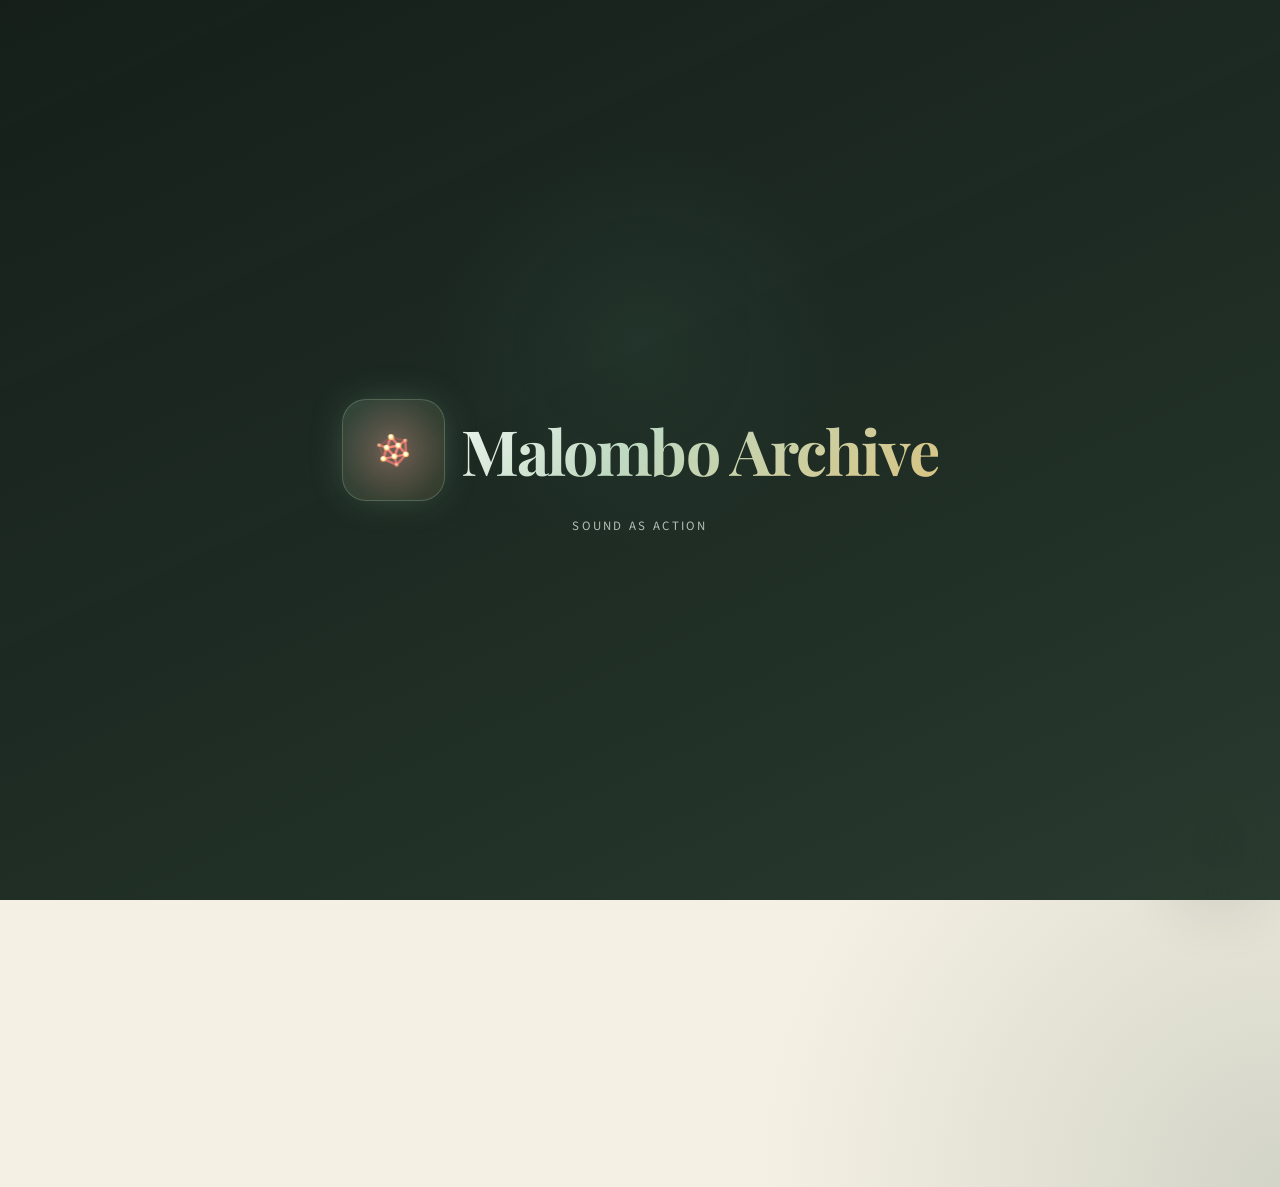
<file: malombo-archive/pages/works-cited.html>
<!DOCTYPE html>
<html lang="en">
<head>
  <meta charset="UTF-8">
  <meta name="viewport" content="width=device-width, initial-scale=1.0">
  <title>Works Cited | Malombo’s Spirit Archive</title>
  <link rel="icon" type="image/svg+xml" href="../assets/images/icosa-shell.svg">
  <link rel="shortcut icon" href="../assets/images/icosa-shell.svg">
  <link rel="apple-touch-icon" href="../assets/images/icosa-shell.svg">
  <link rel="preconnect" href="https://fonts.googleapis.com">
  <link rel="preconnect" href="https://fonts.gstatic.com" crossorigin>
  <link href="https://fonts.googleapis.com/css2?family=Playfair+Display:wght@500;600;700&family=Source+Sans+3:wght@400;500;600;700&display=swap" rel="stylesheet">
  <link rel="stylesheet" href="../assets/css/styles.css">
</head>
<body class="is-loading" data-page="works">
  <header class="site-header">
    <div class="container header-inner">
      <a class="brand" href="../index.html">Malombo Archive</a>
      <button class="nav-toggle" type="button" aria-expanded="false" aria-controls="site-nav">Menu</button>
      <nav id="site-nav" class="site-nav" aria-label="Primary">
        <a href="../index.html">Home</a>
        <a href="theoretical-framework.html">Framework</a>
        <a href="historical-context.html">History</a>
        <a href="ritual-practice.html">Ritual</a>
        <a href="audio-analysis.html">Audio</a>
        <a href="from-ritual-to-festival.html">Festival</a>
        <a href="works-cited.html">Works Cited</a>
        <a href="about.html">About</a>
      </nav>
      <button class="theme-toggle" type="button" aria-label="Toggle dark mode">Theme</button>
    </div>
  </header>

  <main class="page-shell">
    <section class="page-hero">
      <div class="container page-hero-grid">
        <div class="prose reveal">
          <p class="section-label">Works Cited</p>
          <h1>Bibliography for the final paper</h1>
          <p>This page updates the archive to match the sources used in the final Music 170 paper, while keeping the archive’s visual references visible alongside the written scholarship.</p>
        </div>
        <aside class="page-index reveal">
          <p class="section-label">On This Page</p>
          <a href="#bibliography">Bibliography</a>
          <a href="#visual-sources">Visual sources</a>
        </aside>
      </div>
    </section>

    <section class="section">
      <div class="container works-layout">
        <div id="bibliography" class="bibliography reveal">
          <p>Blacking, John. “The Context of Venda Possession Music: Reflections on the Effectiveness of Symbols.” <em>Yearbook for Traditional Music</em> 17 (1985): 64–87.</p>
          <p>Blacking, John. <em>Venda Children’s Songs</em>. Johannesburg: Witwatersrand University Press, 1967.</p>
          <p>Davhula, Mudzunga Junniah. <em>Malombo Musical Art in VhaVenda Indigenous Healing Practices</em>. DMus diss., University of Pretoria, 2016.</p>
          <p>Erlmann, Veit. <em>African Stars: Studies in Black South African Performance</em>. Chicago: University of Chicago Press, 1991.</p>
          <p>Erlmann, Veit. <em>Music, Modernity, and the Global Imagination: South Africa and the West</em>. New York: Oxford University Press, 1999.</p>
          <p>Felber, Griselda. “Tracing Tribe: Hugh Tracey and the Cultural Politics of Retribalisation.” <em>South African Music Studies</em> 30–31 (2010): 31–42.</p>
          <p>Galane, Sello Edwin. <em>The Music of Philip Tabane: An Historical Analytical Study of Malombo Music of South Africa</em>. DMus diss., University of Pretoria, 2009.</p>
          <p>Marks, David. “A Vital Moment for SA Jazz.” <em>Mail &amp; Guardian</em>, October 10, 2023.</p>
          <p>Mbiti, John S. <em>African Religions and Philosophy</em>. 2nd ed. Nairobi: East African Publishing House, 1975.</p>
          <p>Meintjes, Louise. <em>Paul Simon’s Graceland, South Africa and the Mediation of Musical Meaning</em>. PhD diss., University of California, 1990.</p>
          <p>Rouget, Gilbert. <em>Music and Trance: A Theory of the Relations between Music and Possession</em>. Translated by Brunhilde Biebuyck. Chicago: University of Chicago Press, 1985.</p>
          <p>Steingo, Gavin. <em>Kwaito’s Promise: Music and the Aesthetics of Freedom in South Africa</em>. Chicago: University of Chicago Press, 2016.</p>
          <p>Turner, Victor. <em>The Forest of Symbols: Aspects of Ndembu Ritual</em>. Ithaca, NY: Cornell University Press, 1967.</p>
          <p>Turner, Victor. <em>The Ritual Process: Structure and Anti-Structure</em>. Chicago: Aldine, 1969.</p>
        </div>
        <aside id="visual-sources" class="source-panel reveal">
          <p class="section-label">Visual Sources</p>
          <div class="source-list">
            <p>South African Tourism. “Venda dancers, Mashovhela Bush Lodge, Louis Trichardt, Limpopo, South Africa.” Photograph, August 28, 2013. <a href="https://commons.wikimedia.org/wiki/File:Venda_dancers,_Mashovhela_Bush_Lodge,_Louis_Trichardt,_Limpopo,_South_Africa_(10185242894).jpg" target="_blank" rel="noopener noreferrer">Wikimedia Commons</a>. CC BY 2.0.</p>
            <p>JCPBFerreira. “Jazz in Cape Town - 1.” Photograph, March 31, 2017. <a href="https://commons.wikimedia.org/wiki/File:Jazz_in_Cape_Town_-_1.jpg" target="_blank" rel="noopener noreferrer">Wikimedia Commons</a>. CC BY-SA 4.0.</p>
            <p>Bhat, Supash. Personal portrait photograph. Used with permission.</p>
          </div>
        </aside>
      </div>
    </section>
  </main>

  <footer class="site-footer">
    <div class="container footer-inner">
      <p>Bibliography now reflects the final paper’s research base and visual documentation.</p>
      <p><a href="about.html">Project details</a></p>
    </div>
  </footer>

  <script src="../assets/js/main.js"></script>
  <script src="../../assets/js/icosa-shell.js"></script>
</body>
</html>
</file>
<file: aerial-control-lab/assets/css/site-brand.css>
.icosa-shell { display: block; width: 100%; height: 100%; cursor: grab; touch-action: none; }
.icosa-shell.dragging { cursor: grabbing; }
.site-intro { position: fixed; inset: 0; z-index: 1000; display: grid; place-items: center; padding: 1.25rem; color: #f3f6f8; background: radial-gradient(circle at 50% 42%, rgba(255,111,127,.14), transparent 24rem), linear-gradient(155deg,#050b14 0%,#0b1524 55%,#121d2b 100%); transition: opacity .55s ease, visibility .55s ease; }
body.site-ready .site-intro { opacity: 0; visibility: hidden; pointer-events: none; }
.site-intro__content { display: flex; align-items: center; gap: 1rem; max-width: min(42rem,100%); }
.site-intro__mark { width: 6.4rem; height: 6.4rem; flex: 0 0 6.4rem; display: grid; place-items: center; border: 1px solid rgba(255,194,182,.2); border-radius: 1.45rem; background: linear-gradient(135deg,rgba(255,111,127,.14),rgba(255,194,182,.07)); box-shadow: 0 0 30px rgba(255,111,127,.12); }
.site-intro__title { margin: 0; color: #fff1ee; font: 700 clamp(1.8rem,5vw,3rem)/1.08 "Space Grotesk",Manrope,system-ui,sans-serif; letter-spacing: -.045em; }
.site-intro__caption { margin: .55rem 0 0; color: #b4c0ca; font: 500 .9rem/1.55 Manrope,system-ui,sans-serif; }
.site-intro__skip { position: absolute; right: max(1rem,env(safe-area-inset-right)); bottom: max(1rem,env(safe-area-inset-bottom)); padding: .55rem .85rem; border: 1px solid rgba(255,194,182,.24); border-radius: 999px; color: #f3f6f8; background: rgba(8,13,21,.65); font: 600 .78rem Manrope,system-ui,sans-serif; cursor: pointer; }
.project-brand-row { display: flex; align-items: center; gap: .65rem; margin-bottom: .65rem; color: #d4dce4; font: 700 .68rem/1.4 ui-monospace,SFMono-Regular,Menlo,monospace; letter-spacing: .12em; text-transform: uppercase; }
.project-brand-row a { display: grid; width: 5.65rem; height: 5.65rem; place-items: center; border: 1px solid rgba(255,194,182,.2); border-radius: 1.45rem; background: rgba(255,255,255,.04); }
.project-brand-row canvas { width: 100%; height: 100%; }
@media (max-width: 520px) { .site-intro__content { align-items: flex-start; flex-direction: column; } .site-intro__mark { width: 4.2rem; height: 4.2rem; flex-basis: 4.2rem; } }
@media (prefers-reduced-motion: reduce) { .site-intro { transition: none; } }
</file>
<file: aerial-control-lab/styles/main.css>
:root {
  --bg-0: #08111d;
  --bg-1: #0d1828;
  --bg-2: #101f31;
  --panel: rgba(10, 20, 32, 0.68);
  --panel-strong: rgba(10, 18, 30, 0.9);
  --line: rgba(110, 148, 193, 0.18);
  --line-strong: rgba(119, 179, 255, 0.24);
  --gold: #f2c879;
  --gold-soft: #d3a94d;
  --blue: #80c6ff;
  --mint: #bedff5;
  --text: #edf5ff;
  --text-soft: #9cafc7;
  --shadow: 0 26px 80px rgba(3, 8, 16, 0.42);
  --radius-lg: 30px;
  --radius-md: 20px;
  --radius-sm: 14px;
  --font: "Inter", "SF Pro Display", "Segoe UI", sans-serif;
}

* {
  box-sizing: border-box;
}

html,
body {
  margin: 0;
  min-height: 100%;
  background:
    radial-gradient(circle at top left, rgba(74, 110, 179, 0.18), transparent 28%),
    radial-gradient(circle at 80% 18%, rgba(242, 200, 121, 0.12), transparent 20%),
    linear-gradient(160deg, var(--bg-0), var(--bg-1) 42%, var(--bg-2));
  color: var(--text);
  font-family: var(--font);
}

body {
  overflow-x: hidden;
  overflow-y: auto;
}

.intro {
  position: fixed;
  inset: 0;
  display: grid;
  place-items: center;
  background:
    radial-gradient(circle at center, rgba(124, 176, 255, 0.12), transparent 28%),
    linear-gradient(180deg, rgba(6, 13, 24, 0.98), rgba(5, 11, 20, 0.98));
  z-index: 30;
  opacity: 0;
  pointer-events: none;
  transition: opacity 0.8s ease;
}

.boot-banner {
  position: fixed;
  top: 18px;
  left: 50%;
  transform: translateX(-50%);
  width: min(92vw, 860px);
  z-index: 40;
  padding: 14px 18px;
  border-radius: 16px;
  border: 1px solid rgba(255, 163, 132, 0.28);
  background: rgba(35, 15, 15, 0.88);
  color: #ffe4d8;
  font-size: 0.96rem;
  line-height: 1.5;
  box-shadow: 0 18px 48px rgba(7, 10, 18, 0.34);
  backdrop-filter: blur(10px);
}

.intro--active {
  opacity: 1;
}

.intro--done {
  opacity: 0;
}

.intro__core {
  position: relative;
  width: min(72vw, 860px);
  min-height: 320px;
  display: grid;
  place-items: center;
}

.intro__halo,
.intro__orb {
  position: absolute;
  border-radius: 999px;
  inset: auto;
}

.intro__halo {
  width: 440px;
  height: 440px;
  background: radial-gradient(circle, rgba(132, 193, 255, 0.16), transparent 72%);
  filter: blur(6px);
  animation: haloPulse 4.5s ease-in-out infinite;
}

.intro__orb {
  width: 6.4rem;
  height: 6.4rem;
  border: 1px solid rgba(126, 193, 255, 0.18);
  box-shadow: inset 0 0 42px rgba(132, 199, 255, 0.15), 0 0 30px rgba(232, 196, 120, 0.16);
  animation: orbitSweep 2.9s cubic-bezier(0.25, 1, 0.3, 1) forwards;
}

.intro__title-wrap {
  position: relative;
  text-align: center;
  width: min(100%, 760px);
  z-index: 2;
}

.intro__eyebrow {
  color: var(--gold);
  letter-spacing: 0.22em;
  text-transform: uppercase;
  font-size: 0.78rem;
  margin-bottom: 16px;
  opacity: 0;
  transform: translateY(20px);
  animation: fadeUp 0.9s ease 0.28s forwards;
}

.intro__title {
  margin: 0;
  font-size: clamp(2.8rem, 7vw, 5.8rem);
  line-height: 0.96;
  letter-spacing: -0.05em;
  opacity: 0;
  transform: translateY(18px);
  animation: fadeUp 0.9s ease 0.42s forwards;
}

.intro__subtitle {
  margin: 18px auto 0;
  max-width: 620px;
  color: var(--text-soft);
  font-size: 1.05rem;
  line-height: 1.7;
  opacity: 0;
  transform: translateY(18px);
  animation: fadeUp 1s ease 0.66s forwards;
}

.page-shell {
  position: relative;
  min-height: 100vh;
  padding: 22px;
  display: flex;
  flex-direction: column;
  gap: 18px;
}

.ambient {
  position: fixed;
  border-radius: 999px;
  filter: blur(14px);
  opacity: 0.75;
  pointer-events: none;
}

.ambient--left {
  width: 420px;
  height: 420px;
  left: -90px;
  top: 90px;
  background: radial-gradient(circle, rgba(109, 179, 255, 0.15), transparent 70%);
  animation: drift 18s ease-in-out infinite;
}

.ambient--right {
  width: 320px;
  height: 320px;
  right: 8%;
  bottom: 4%;
  background: radial-gradient(circle, rgba(242, 200, 121, 0.13), transparent 70%);
  animation: drift 14s ease-in-out infinite reverse;
}

.glass {
  background: var(--panel);
  border: 1px solid var(--line);
  border-radius: var(--radius-lg);
  box-shadow: var(--shadow);
  backdrop-filter: blur(16px);
}

.topbar {
  display: flex;
  align-items: center;
  justify-content: space-between;
  padding: 16px 22px;
}

.brand {
  display: flex;
  align-items: center;
  gap: 16px;
}

.brand__glyph {
  position: relative;
  width: 5.65rem;
  height: 5.65rem;
  border-radius: 18px;
  border: 1px solid rgba(136, 189, 255, 0.2);
  background: linear-gradient(180deg, rgba(127, 174, 255, 0.18), rgba(12, 24, 38, 0.18));
  overflow: hidden;
  box-shadow: inset 0 0 26px rgba(89, 149, 229, 0.14);
}

.brand__ring {
  position: absolute;
  inset: 11px;
  border-radius: 999px;
  border: 1px solid rgba(242, 200, 121, 0.35);
  animation: spin 7.2s linear infinite;
}

.brand__dot {
  position: absolute;
  width: 9px;
  height: 9px;
  border-radius: 999px;
  background: radial-gradient(circle, #fff4d7, #f2c879 65%, rgba(242, 200, 121, 0.4));
  box-shadow: 0 0 10px rgba(242, 200, 121, 0.45);
}

.brand__dot--a { top: 10px; left: 23px; }
.brand__dot--b { top: 24px; left: 8px; }
.brand__dot--c { top: 24px; right: 8px; }
.brand__dot--d { bottom: 9px; left: 23px; }

.brand__title {
  font-size: 1.08rem;
  font-weight: 700;
}

.brand__subtitle {
  color: var(--text-soft);
  font-size: 0.92rem;
}

.topbar__meta {
  display: flex;
  gap: 10px;
}

.pill,
.eyebrow {
  display: inline-flex;
  align-items: center;
  gap: 8px;
  padding: 8px 14px;
  border-radius: 999px;
  border: 1px solid rgba(136, 179, 255, 0.16);
  background: rgba(11, 20, 32, 0.42);
  color: var(--gold);
  letter-spacing: 0.18em;
  text-transform: uppercase;
  font-size: 0.74rem;
  font-weight: 600;
}

.layout {
  display: grid;
  gap: 18px;
  align-items: start;
}

.viewport {
  padding: 18px;
  display: flex;
  flex-direction: column;
}

.viewport__header {
  display: flex;
  justify-content: space-between;
  align-items: flex-start;
  gap: 16px;
  margin-bottom: 14px;
}

.viewport__header h2 {
  margin: 10px 0 0;
  font-size: 1.8rem;
  letter-spacing: -0.04em;
}

.viewport__hint {
  margin: 10px 0 0;
  color: var(--text-soft);
  font-size: 0.94rem;
  line-height: 1.6;
  max-width: 760px;
}

.status {
  display: inline-flex;
  align-items: center;
  gap: 10px;
  padding: 10px 14px;
  border-radius: 999px;
  background: rgba(10, 19, 30, 0.62);
  color: var(--text-soft);
  border: 1px solid rgba(123, 171, 231, 0.14);
}

.status__dot {
  width: 11px;
  height: 11px;
  border-radius: 999px;
  background: radial-gradient(circle, #fff2ca, var(--gold));
  box-shadow: 0 0 18px rgba(242, 200, 121, 0.52);
}

#sceneCanvas {
  width: 100%;
  height: auto;
  min-height: 640px;
  border-radius: 24px;
  border: 1px solid rgba(122, 164, 219, 0.18);
  background: linear-gradient(180deg, rgba(8, 18, 30, 0.72), rgba(7, 15, 26, 0.94));
}

.dock {
  display: grid;
  grid-template-columns: 1fr 1.35fr 1fr;
  gap: 18px;
  align-items: start;
}

.panel {
  padding: 18px;
}

.dock__controls,
.dock__telemetry,
.dock__notes {
  min-height: 100%;
}

.panel p {
  color: var(--text-soft);
  line-height: 1.7;
  margin: 12px 0 0;
}

.control-grid {
  margin-top: 16px;
  display: grid;
  grid-template-columns: 1fr 1fr;
  gap: 10px;
}

.button {
  border: 1px solid rgba(125, 170, 232, 0.18);
  border-radius: 16px;
  background: rgba(10, 18, 30, 0.74);
  color: var(--text);
  padding: 14px 16px;
  font-size: 0.98rem;
  font-weight: 600;
  cursor: pointer;
  transition: transform 0.25s ease, border-color 0.25s ease, background 0.25s ease;
}

.button:hover {
  transform: translateY(-2px);
  border-color: rgba(145, 188, 247, 0.34);
  background: rgba(12, 24, 40, 0.88);
}

.button--primary {
  color: #0b1522;
  background: linear-gradient(135deg, #9dddff, var(--gold));
  border-color: transparent;
}

.slider-stack {
  margin-top: 18px;
  display: grid;
  gap: 14px;
}

.slider {
  display: grid;
  gap: 8px;
}

.slider__meta {
  display: flex;
  justify-content: space-between;
  align-items: baseline;
  gap: 12px;
}

.slider__label {
  font-weight: 600;
  font-size: 0.95rem;
}

.slider__value {
  color: var(--gold);
  font-variant-numeric: tabular-nums;
}

.slider input[type="range"] {
  width: 100%;
  appearance: none;
  height: 10px;
  border-radius: 999px;
  background: linear-gradient(90deg, rgba(120, 191, 255, 0.22), rgba(242, 200, 121, 0.22));
  outline: none;
}

.slider input[type="range"]::-webkit-slider-thumb {
  appearance: none;
  width: 20px;
  height: 20px;
  border-radius: 999px;
  background: linear-gradient(180deg, #fff6de, var(--gold));
  box-shadow: 0 0 16px rgba(242, 200, 121, 0.35);
  border: none;
}

.telemetry-grid {
  margin-top: 16px;
  display: grid;
  grid-template-columns: 1fr 1fr;
  gap: 12px;
}

.benchmark-strip {
  margin-top: 16px;
  display: grid;
  grid-template-columns: repeat(4, minmax(0, 1fr));
  gap: 12px;
}

.benchmark-card,
.compare-card,
.demo-card {
  padding: 14px;
  border-radius: var(--radius-md);
  background: rgba(8, 16, 26, 0.72);
  border: 1px solid rgba(116, 159, 215, 0.12);
}

.benchmark-card__label,
.compare-card__title,
.demo-card__eyebrow,
.demo-card__progress {
  color: var(--gold);
  font-size: 0.78rem;
  font-weight: 700;
  letter-spacing: 0.1em;
  text-transform: uppercase;
}

.benchmark-card__value {
  display: block;
  margin-top: 8px;
  font-size: 1.18rem;
  letter-spacing: -0.03em;
}

.benchmark-card p,
.compare-card p {
  margin-top: 8px;
  font-size: 0.9rem;
  line-height: 1.55;
}

.compare-grid {
  margin-top: 14px;
  display: grid;
  grid-template-columns: 1fr 1fr;
  gap: 12px;
}

.verdict-card,
.shortcut-card {
  margin-top: 14px;
  padding: 14px;
  border-radius: var(--radius-md);
  background: rgba(8, 16, 26, 0.72);
  border: 1px solid rgba(116, 159, 215, 0.12);
}

.verdict-card__eyebrow,
.shortcut-card__title {
  color: var(--gold);
  font-size: 0.78rem;
  font-weight: 700;
  letter-spacing: 0.1em;
  text-transform: uppercase;
}

.verdict-card p {
  margin-top: 10px;
  line-height: 1.65;
}

.metric {
  padding: 14px;
  border-radius: var(--radius-sm);
  background: rgba(9, 17, 28, 0.72);
  border: 1px solid rgba(118, 161, 218, 0.12);
}

.metric__label {
  display: block;
  color: var(--text-soft);
  font-size: 0.82rem;
  margin-bottom: 6px;
}

.metric strong {
  font-size: 1.05rem;
}

.readouts {
  display: grid;
  grid-template-columns: 1fr 1fr;
  gap: 14px;
  margin-top: 16px;
}

.readout {
  padding: 14px;
  border-radius: var(--radius-md);
  border: 1px solid rgba(116, 159, 215, 0.12);
  background: rgba(8, 16, 26, 0.72);
}

.readout__title {
  color: var(--text-soft);
  font-size: 0.88rem;
  margin-bottom: 10px;
}

.readout canvas {
  width: 100%;
  display: block;
  border-radius: 14px;
}

.feature-list {
  margin: 14px 0 0;
  padding-left: 20px;
  color: var(--text-soft);
  line-height: 1.7;
}

.feature-list li + li {
  margin-top: 8px;
}

.demo-card {
  margin-top: 16px;
}

.demo-card__meta,
.demo-card__actions {
  display: flex;
  justify-content: space-between;
  gap: 10px;
  align-items: center;
}

.demo-card__progress {
  color: var(--blue);
}

.demo-card h3 {
  margin: 12px 0 0;
  font-size: 1.2rem;
  letter-spacing: -0.03em;
}

.demo-card p {
  margin-top: 10px;
}

.demo-card__actions {
  margin-top: 14px;
}

.demo-card__actions .button {
  flex: 1;
}

.help-callout {
  margin-top: 18px;
  padding: 14px 16px;
  border-radius: 18px;
  background: rgba(8, 16, 26, 0.74);
  border: 1px solid rgba(118, 159, 215, 0.12);
}

.help-callout__title {
  color: var(--gold);
  font-weight: 700;
  letter-spacing: 0.06em;
  text-transform: uppercase;
  font-size: 0.82rem;
}

.help-callout p {
  margin-top: 10px;
}

.shortcut-grid {
  margin-top: 12px;
  display: grid;
  grid-template-columns: 1fr 1fr;
  gap: 10px 14px;
  color: var(--text-soft);
  font-size: 0.92rem;
}

kbd {
  display: inline-flex;
  align-items: center;
  justify-content: center;
  min-width: 30px;
  padding: 4px 8px;
  margin-right: 8px;
  border-radius: 10px;
  border: 1px solid rgba(145, 188, 247, 0.18);
  background: rgba(10, 18, 30, 0.8);
  color: var(--text);
  font: 600 0.8rem/1 var(--font);
  box-shadow: inset 0 -1px 0 rgba(255, 255, 255, 0.04);
}

@keyframes fadeUp {
  from { opacity: 0; transform: translateY(18px); }
  to { opacity: 1; transform: translateY(0); }
}

@keyframes orbitSweep {
  0% { transform: scale(0.7) rotate(0deg); opacity: 0.1; }
  55% { transform: scale(1.05) rotate(180deg); opacity: 1; }
  100% { transform: scale(1) rotate(360deg); opacity: 0.32; }
}

@keyframes haloPulse {
  0%, 100% { transform: scale(0.92); opacity: 0.56; }
  50% { transform: scale(1.08); opacity: 0.92; }
}

@keyframes drift {
  0%, 100% { transform: translate3d(0, 0, 0); }
  50% { transform: translate3d(14px, -18px, 0); }
}

@keyframes spin {
  from { transform: rotate(0deg); }
  to { transform: rotate(360deg); }
}

@media (max-width: 1180px) {
  .dock {
    grid-template-columns: 1fr;
  }

  .benchmark-strip,
  .compare-grid,
  .readouts,
  .shortcut-grid {
    grid-template-columns: 1fr;
  }

  .demo-card__meta,
  .demo-card__actions {
    flex-direction: column;
    align-items: stretch;
  }
}

@media (max-width: 1480px) {
  .benchmark-strip {
    grid-template-columns: 1fr 1fr;
  }
}
</file>
<file: malombo-archive/assets/css/styles.css>
:root {
  --bg: #f5f0e4;
  --bg-alt: #ece5d1;
  --surface: rgba(255, 252, 245, 0.74);
  --surface-strong: rgba(255, 251, 243, 0.9);
  --text: #1f2d24;
  --muted: #536156;
  --muted-soft: #6b786c;
  --line: rgba(31, 45, 36, 0.12);
  --line-strong: rgba(31, 45, 36, 0.2);
  --accent: #355846;
  --accent-soft: #d1b570;
  --shadow: 0 24px 60px rgba(38, 46, 34, 0.12);
  --shadow-soft: 0 10px 30px rgba(38, 46, 34, 0.08);
}

body.dark {
  --bg: #121712;
  --bg-alt: #192019;
  --surface: rgba(29, 35, 29, 0.84);
  --surface-strong: rgba(32, 39, 32, 0.94);
  --text: #f2ecdf;
  --muted: #bac0b5;
  --muted-soft: #9fa79d;
  --line: rgba(242, 236, 223, 0.14);
  --line-strong: rgba(242, 236, 223, 0.22);
  --accent: #9fc4a5;
  --accent-soft: #d7ba74;
  --shadow: 0 24px 60px rgba(0, 0, 0, 0.35);
  --shadow-soft: 0 10px 30px rgba(0, 0, 0, 0.2);
}

*,
*::before,
*::after {
  box-sizing: border-box;
}

html {
  scroll-behavior: smooth;
}

body {
  margin: 0;
  font-family: "Source Sans 3", Georgia, serif;
  color: var(--text);
  background:
    radial-gradient(circle at top left, rgba(209, 181, 112, 0.14), transparent 28%),
    radial-gradient(circle at bottom right, rgba(53, 88, 70, 0.18), transparent 30%),
    var(--bg);
  line-height: 1.58;
  text-rendering: optimizeLegibility;
  -webkit-font-smoothing: antialiased;
  transition: background-color 200ms ease, color 200ms ease;
}

body.is-loading .site-header,
body.is-loading main,
body.is-loading .site-footer {
  opacity: 0;
  filter: blur(10px);
  transition: opacity 0.8s ease, filter 0.8s ease;
}

body.page-ready .site-header,
body.page-ready main,
body.page-ready .site-footer {
  opacity: 1;
  filter: blur(0);
}

img {
  max-width: 100%;
  display: block;
}

a {
  color: inherit;
}

.container {
  width: min(1120px, calc(100% - 2rem));
  margin: 0 auto;
}

.intro-splash {
  position: fixed;
  inset: 0;
  z-index: 90;
  display: grid;
  place-items: center;
  background:
    radial-gradient(circle at 50% 38%, rgba(53, 88, 70, 0.22), transparent 24%),
    linear-gradient(155deg, rgba(14, 24, 19, 0.97) 0%, rgba(25, 39, 31, 0.98) 52%, rgba(37, 54, 43, 0.98) 100%);
  transition: opacity 0.8s ease, visibility 0.8s ease;
}

body.page-ready .intro-splash {
  opacity: 0;
  visibility: hidden;
  pointer-events: none;
}

.intro-wrap {
  position: relative;
  display: flex;
  align-items: center;
  gap: 1rem;
  padding: 1.2rem 1.45rem;
}

.intro-mark {
  position: relative;
  width: 6.4rem;
  height: 6.4rem;
  border-radius: 1.5rem;
  display: grid;
  place-items: center;
  border: 1px solid rgba(159, 196, 165, 0.28);
  background: linear-gradient(135deg, rgba(159, 196, 165, 0.18), rgba(215, 186, 116, 0.12));
  box-shadow: 0 0 34px rgba(159, 196, 165, 0.18);
}

.intro-mark::before {
  content: "";
  position: absolute;
  inset: -0.38rem;
  border-radius: 1.7rem;
  background: radial-gradient(circle, rgba(159, 196, 165, 0.2), transparent 70%);
  filter: blur(14px);
  animation: malomboPulse 3.8s ease-in-out infinite;
}

.intro-title {
  position: relative;
  font-family: "Playfair Display", Georgia, serif;
  font-size: clamp(2rem, 5vw, 3.9rem);
  font-weight: 700;
  letter-spacing: -0.03em;
  color: transparent;
  background: linear-gradient(135deg, #eef5ef 0%, #bfd9c1 38%, #d9c380 100%);
  -webkit-background-clip: text;
  background-clip: text;
  white-space: nowrap;
  overflow: hidden;
  opacity: 0;
  animation: malomboWordReveal 1s cubic-bezier(.2,.8,.2,1) forwards 0.28s;
}

.intro-title::after {
  content: "";
  position: absolute;
  top: -16%;
  bottom: -16%;
  left: -26%;
  width: 6rem;
  background: linear-gradient(90deg, transparent, rgba(255, 255, 255, 0.36), rgba(215, 186, 116, 0.5), transparent);
  filter: blur(3px);
  transform: skewX(-18deg);
  animation: malomboSweep 1.4s ease forwards 0.42s;
}

.intro-caption {
  position: absolute;
  left: 50%;
  top: calc(50% + 4.1rem);
  transform: translateX(-50%);
  font-size: 0.8rem;
  letter-spacing: 0.18em;
  text-transform: uppercase;
  color: rgba(238, 245, 239, 0.72);
}

.corner-orb {
  position: fixed;
  right: 1rem;
  bottom: 1rem;
  z-index: 60;
  width: 5.65rem;
  height: 5.65rem;
  padding: 0;
  border-radius: 1.45rem;
  border: 1px solid var(--line-strong);
  background: linear-gradient(135deg, rgba(159, 196, 165, 0.2), rgba(215, 186, 116, 0.14));
  box-shadow: var(--shadow);
  backdrop-filter: blur(10px);
}

.corner-orb::before {
  content: "spin";
  position: absolute;
  left: 50%;
  bottom: -1.15rem;
  transform: translateX(-50%);
  font-size: 0.62rem;
  text-transform: uppercase;
  letter-spacing: 0.18em;
  color: var(--muted-soft);
}

.icosa-shell {
  position: relative;
  z-index: 1;
  display: block;
  width: 100%;
  height: 100%;
  cursor: grab;
  touch-action: none;
}

.icosa-shell.dragging {
  cursor: grabbing;
}

@keyframes malomboPulse {
  0%, 100% {
    opacity: 0.5;
    transform: scale(0.94);
  }
  50% {
    opacity: 0.92;
    transform: scale(1.06);
  }
}

@keyframes malomboWordReveal {
  0% {
    opacity: 0;
    transform: translateX(-18px);
    letter-spacing: -0.015em;
  }
  100% {
    opacity: 1;
    transform: translateX(0);
    letter-spacing: -0.03em;
  }
}

@keyframes malomboSweep {
  0% { transform: translateX(-180%) skewX(-18deg); opacity: 0; }
  14% { opacity: 1; }
  100% { transform: translateX(420%) skewX(-18deg); opacity: 0; }
}

.site-header {
  position: sticky;
  top: 0;
  z-index: 40;
  backdrop-filter: blur(14px);
  background: color-mix(in srgb, var(--bg) 72%, transparent);
  border-bottom: 1px solid var(--line);
}

.header-inner {
  display: flex;
  align-items: center;
  gap: 1rem;
  min-height: 68px;
}

.brand,
.site-nav a,
.button,
.theme-toggle,
.nav-toggle {
  text-decoration: none;
}

.brand {
  font-family: "Playfair Display", Georgia, serif;
  font-size: 1.12rem;
  font-weight: 700;
  letter-spacing: 0.01em;
}

.site-nav {
  display: flex;
  flex-wrap: wrap;
  gap: 0.35rem;
  margin-left: auto;
}

.site-nav a {
  color: var(--muted);
  font-size: 0.94rem;
  padding: 0.38rem 0.7rem;
  border-radius: 999px;
  transition: background-color 160ms ease, color 160ms ease, transform 160ms ease;
}

.site-nav a:hover,
.site-nav a:focus-visible,
.site-nav a.active {
  color: var(--accent);
  background: color-mix(in srgb, var(--surface-strong) 86%, transparent);
}

.theme-toggle,
.nav-toggle,
.button {
  border: 1px solid var(--line);
  background: var(--surface);
  color: var(--text);
  border-radius: 999px;
  padding: 0.62rem 0.92rem;
  cursor: pointer;
  transition: transform 160ms ease, box-shadow 160ms ease, background-color 160ms ease, border-color 160ms ease;
}

.button:hover,
.button:focus-visible,
.theme-toggle:hover,
.theme-toggle:focus-visible,
.nav-toggle:hover,
.nav-toggle:focus-visible {
  transform: translateY(-1px);
  box-shadow: var(--shadow-soft);
}

.nav-toggle {
  display: none;
}

.theme-toggle {
  margin-left: 0.5rem;
}

.hero,
.page-hero {
  padding: 3rem 0 1.75rem;
}

.hero-grid,
.page-hero-grid,
.split-layout,
.two-column,
.listening-layout {
  display: grid;
  gap: 2rem;
}

.hero-grid {
  grid-template-columns: minmax(0, 1.12fr) minmax(320px, 0.88fr);
  align-items: stretch;
}

.page-hero-grid {
  grid-template-columns: minmax(0, 1fr) 260px;
  align-items: start;
}

.hero-copy h1,
.page-hero h1,
.section-heading h2,
.prose h2,
.archive-card h2,
.analysis-card h2 {
  font-family: "Playfair Display", Georgia, serif;
  line-height: 1.1;
  letter-spacing: -0.015em;
}

.hero-copy h1 {
  font-size: clamp(2.35rem, 4.8vw, 4rem);
  margin: 0.3rem 0 0.9rem;
}

.subtitle {
  font-size: 1.13rem;
  color: var(--muted-soft);
  max-width: 38rem;
  line-height: 1.45;
}

.eyebrow,
.section-label {
  text-transform: uppercase;
  letter-spacing: 0.12em;
  font-size: 0.78rem;
  color: var(--accent);
  margin-bottom: 0.8rem;
}

.hero-actions {
  display: flex;
  flex-wrap: wrap;
  gap: 0.9rem;
  margin-top: 1.15rem;
}

.hero-meta {
  display: flex;
  flex-wrap: wrap;
  gap: 0.9rem;
  margin-top: 1.4rem;
}

.meta-chip {
  padding: 0.78rem 0.92rem;
  border: 1px solid var(--line);
  border-radius: 1rem;
  background: color-mix(in srgb, var(--surface) 88%, transparent);
  min-width: 150px;
  box-shadow: var(--shadow-soft);
}

.meta-label,
.card-kicker {
  display: block;
  font-size: 0.74rem;
  letter-spacing: 0.12em;
  text-transform: uppercase;
  color: var(--accent);
  margin-bottom: 0.4rem;
}

.button-primary {
  background: var(--accent);
  color: #f8f3e8;
}

.button-secondary {
  background: transparent;
}

.hero-figure,
.image-panel,
.diagram-frame,
.timeline-card,
.archive-card,
.analysis-card,
.theory-card,
.video-shell,
.quote-stack blockquote {
  border: 1px solid var(--line);
  border-radius: 1.4rem;
  background: var(--surface-strong);
  box-shadow: var(--shadow);
}

.hero-figure,
.image-panel,
.diagram-frame {
  overflow: hidden;
}

.hero-figure img,
.image-panel img,
.portrait-card img {
  width: 100%;
  height: 100%;
  object-fit: cover;
}

.hero-figure {
  display: grid;
  grid-template-rows: minmax(0, 1fr) auto;
  min-height: 470px;
}

.hero-figure img {
  min-height: 100%;
}

.hero-figure figcaption,
.image-panel figcaption,
.portrait-card figcaption {
  padding: 0.85rem 1rem 1rem;
  font-size: 0.88rem;
  color: var(--muted);
}

.invocation-band {
  border-block: 1px solid var(--line);
  background: color-mix(in srgb, var(--bg-alt) 82%, transparent);
}

.invocation-band p {
  margin: 0;
  padding: 0.9rem 0;
  font-size: 1.02rem;
  line-height: 1.5;
}

.invocation-band span {
  font-family: "Playfair Display", Georgia, serif;
  color: var(--accent);
}

.section {
  padding: 2.8rem 0;
}

.section-tinted {
  background: linear-gradient(180deg, transparent, color-mix(in srgb, var(--bg-alt) 76%, transparent), transparent);
}

.prose {
  max-width: 66ch;
}

.abstract-panel {
  display: grid;
  grid-template-columns: minmax(0, 1.3fr) 320px;
  gap: 1.5rem;
  align-items: start;
}

.archive-note,
.page-index,
.feature-panel,
.archive-strip,
.info-card,
.portrait-card,
.source-panel,
.comparison-card {
  border: 1px solid var(--line);
  border-radius: 1.4rem;
  background: var(--surface-strong);
  box-shadow: var(--shadow);
}

.archive-note {
  padding: 1.4rem;
  line-height: 1.56;
}

.page-index {
  position: sticky;
  top: 98px;
  padding: 1rem;
  display: flex;
  flex-direction: column;
  gap: 0.45rem;
}

.page-index a {
  color: var(--muted);
  text-decoration: none;
  padding: 0.38rem 0.2rem 0.38rem 0.7rem;
  border-left: 2px solid transparent;
  line-height: 1.35;
  transition: color 160ms ease, border-color 160ms ease, transform 160ms ease;
}

.page-index a:hover,
.page-index a:focus-visible {
  color: var(--accent);
  border-left-color: var(--accent);
  transform: translateX(1px);
}

.card-grid,
.timeline-grid {
  display: grid;
  grid-template-columns: repeat(3, minmax(0, 1fr));
  gap: 1.4rem;
}

.card-grid-4 {
  grid-template-columns: repeat(4, minmax(0, 1fr));
}

.archive-card,
.analysis-card,
.theory-card,
.timeline-card {
  padding: 1.25rem;
}

.archive-card h3,
.theory-card h3 {
  font-family: "Playfair Display", Georgia, serif;
  font-size: 1.42rem;
  margin: 0 0 0.45rem;
  line-height: 1.16;
}

.archive-card a {
  color: var(--accent);
  font-weight: 600;
  text-underline-offset: 0.12em;
}

.archive-card p:last-of-type {
  margin-bottom: 0.75rem;
}

.split-layout,
.two-column {
  grid-template-columns: repeat(2, minmax(0, 1fr));
  align-items: start;
}

.quote-stack {
  display: grid;
  gap: 1rem;
}

.quote-stack blockquote {
  margin: 0;
  padding: 1.25rem 1.25rem 1.15rem;
  border-left: 3px solid color-mix(in srgb, var(--accent) 60%, transparent);
}

.quote-stack p {
  margin-top: 0;
  font-family: "Playfair Display", Georgia, serif;
  font-size: 1.03rem;
  line-height: 1.45;
}

.quote-stack cite {
  color: var(--muted);
  font-style: normal;
}

.detail-list {
  padding-left: 1.1rem;
}

.detail-list li + li {
  margin-top: 0.36rem;
}

.compact-list {
  margin-top: 0.8rem;
  color: var(--muted);
}

.archive-strip {
  padding: 1.5rem;
}

.sequence-grid {
  display: grid;
  grid-template-columns: repeat(4, minmax(0, 1fr));
  gap: 1rem;
}

.sequence-step {
  padding: 1rem;
  border-radius: 1rem;
  background: color-mix(in srgb, var(--bg-alt) 65%, transparent);
  line-height: 1.45;
}

.sequence-step span {
  display: inline-flex;
  width: 2rem;
  height: 2rem;
  align-items: center;
  justify-content: center;
  border-radius: 999px;
  background: var(--accent);
  color: #f8f2e6;
  font-weight: 700;
}

.concept-band {
  display: flex;
  flex-wrap: wrap;
  gap: 0.9rem;
}

.concept-pill {
  padding: 0.85rem 1rem;
  border-radius: 999px;
  border: 1px solid var(--line);
  background: var(--surface);
}

.dual-feature {
  display: grid;
  grid-template-columns: repeat(2, minmax(0, 1fr));
  gap: 1.4rem;
}

.feature-panel {
  padding: 1.6rem;
}

.text-link {
  color: var(--accent);
  font-weight: 600;
  text-decoration: underline;
  text-underline-offset: 0.14em;
}

.feature-split,
.works-layout,
.profile-layout,
.comparison-grid,
.process-grid,
.mini-grid {
  display: grid;
  gap: 1rem;
}

.feature-split {
  grid-template-columns: minmax(0, 1.02fr) minmax(320px, 0.98fr);
  align-items: start;
}

.mini-grid {
  grid-template-columns: repeat(2, minmax(0, 1fr));
}

.process-grid {
  grid-template-columns: repeat(3, minmax(0, 1fr));
}

.comparison-grid {
  grid-template-columns: repeat(2, minmax(0, 1fr));
}

.works-layout {
  grid-template-columns: minmax(0, 1.18fr) 320px;
  align-items: start;
}

.profile-layout {
  grid-template-columns: 320px minmax(0, 1fr);
  align-items: start;
}

.info-card,
.source-panel,
.comparison-card,
.portrait-card {
  padding: 1.2rem;
}

.info-card h3,
.comparison-card h2,
.portrait-copy h2 {
  margin: 0 0 0.55rem;
  font-family: "Playfair Display", Georgia, serif;
}

.comparison-card h2,
.info-card h3 {
  line-height: 1.18;
}

.dense-copy > *:first-child,
.portrait-copy > *:first-child,
.source-panel > *:first-child {
  margin-top: 0;
}

.dense-copy > *:last-child,
.portrait-copy > *:last-child,
.source-panel > *:last-child {
  margin-bottom: 0;
}

.figure-note {
  display: inline-flex;
  flex-wrap: wrap;
  gap: 0.4rem;
  align-items: center;
  color: var(--muted);
  line-height: 1.45;
}

.figure-note a {
  color: var(--accent);
  text-underline-offset: 0.14em;
}

.image-panel.media-wide img {
  aspect-ratio: 16 / 10;
}

.image-panel.media-square img,
.portrait-card img {
  aspect-ratio: 1 / 1;
}

.portrait-card {
  overflow: hidden;
}

.portrait-card img {
  object-position: center 25%;
}

.portrait-meta {
  display: flex;
  flex-wrap: wrap;
  gap: 0.65rem;
  margin: 0.75rem 0 0.95rem;
}

.compact-chip {
  padding: 0.38rem 0.72rem;
  border-radius: 999px;
  border: 1px solid var(--line);
  background: color-mix(in srgb, var(--surface) 88%, transparent);
  font-size: 0.8rem;
  color: var(--muted);
}

.source-list {
  display: grid;
  gap: 0.85rem;
  font-size: 0.92rem;
  line-height: 1.5;
}

.source-list p {
  margin: 0;
}

.source-panel a,
.bibliography a {
  color: var(--accent);
}

.page-shell .prose h2 {
  margin-bottom: 0.55rem;
  font-size: clamp(1.45rem, 2vw, 1.92rem);
}

.page-shell .prose p {
  margin-top: 0;
  color: color-mix(in srgb, var(--text) 94%, var(--muted) 6%);
}

.page-shell .prose p + p {
  margin-top: 0.85rem;
}

.listening-layout {
  grid-template-columns: minmax(0, 1fr) minmax(320px, 420px);
  align-items: start;
}

.player-panel {
  position: sticky;
  top: 96px;
}

.video-shell {
  overflow: hidden;
}

.video-shell iframe {
  width: 100%;
  aspect-ratio: 16 / 9;
  border: 0;
  display: block;
}

.player-meta,
.analysis-jump {
  margin-top: 1rem;
}

.player-meta {
  padding: 1rem 0.2rem 0;
  font-size: 0.96rem;
}

.wave-band {
  display: grid;
  grid-template-columns: repeat(8, 1fr);
  gap: 0.45rem;
  align-items: end;
  height: 72px;
  margin-top: 1rem;
}

.wave-band span {
  display: block;
  border-radius: 999px;
  background: linear-gradient(180deg, var(--accent-soft), var(--accent));
  animation: pulse-wave 2.2s ease-in-out infinite;
}

.wave-band span:nth-child(1) { height: 22px; animation-delay: 0.05s; }
.wave-band span:nth-child(2) { height: 48px; animation-delay: 0.15s; }
.wave-band span:nth-child(3) { height: 34px; animation-delay: 0.3s; }
.wave-band span:nth-child(4) { height: 62px; animation-delay: 0.45s; }
.wave-band span:nth-child(5) { height: 40px; animation-delay: 0.6s; }
.wave-band span:nth-child(6) { height: 55px; animation-delay: 0.75s; }
.wave-band span:nth-child(7) { height: 28px; animation-delay: 0.9s; }
.wave-band span:nth-child(8) { height: 50px; animation-delay: 1.05s; }

.analysis-jump {
  display: flex;
  flex-direction: column;
  gap: 0.7rem;
}

.timestamp-button {
  text-align: left;
  padding: 0.8rem 0.95rem;
  border-radius: 1rem;
  border: 1px solid var(--line);
  background: var(--surface-strong);
  color: var(--text);
  cursor: pointer;
  line-height: 1.35;
}

.timestamp-button.active {
  background: var(--accent);
  color: #f7f1e4;
}

.bibliography p {
  margin: 0 0 0.72rem;
  padding-left: 1.6rem;
  text-indent: -1.6rem;
  line-height: 1.5;
  font-size: 0.97rem;
}

.citation {
  position: relative;
  display: inline-block;
  color: var(--accent);
  cursor: help;
  font-weight: 600;
}

.citation::after {
  content: attr(data-citation);
  position: absolute;
  left: 0;
  bottom: calc(100% + 0.45rem);
  width: min(320px, 70vw);
  padding: 0.7rem 0.85rem;
  border-radius: 0.9rem;
  background: #203227;
  color: #f4efe4;
  opacity: 0;
  transform: translateY(6px);
  pointer-events: none;
  transition: 160ms ease;
  font-weight: 400;
  font-size: 0.92rem;
  line-height: 1.45;
  box-shadow: var(--shadow);
  z-index: 5;
}

.citation:hover::after,
.citation:focus-visible::after {
  opacity: 1;
  transform: translateY(0);
}

@keyframes pulse-wave {
  0%, 100% {
    transform: scaleY(0.84);
    opacity: 0.78;
  }
  50% {
    transform: scaleY(1.08);
    opacity: 1;
  }
}

.site-footer {
  border-top: 1px solid var(--line);
  padding: 1.2rem 0 1.75rem;
}

.footer-inner {
  display: flex;
  justify-content: space-between;
  gap: 1rem;
  color: var(--muted-soft);
  font-size: 0.93rem;
}

.reveal {
  opacity: 0;
  transform: translateY(18px);
  transition: opacity 500ms ease, transform 500ms ease;
}

.reveal.visible {
  opacity: 1;
  transform: translateY(0);
}

@media (max-width: 920px) {
  .hero-grid,
  .page-hero-grid,
  .abstract-panel,
  .split-layout,
  .two-column,
  .listening-layout,
  .dual-feature,
  .feature-split,
  .works-layout,
  .profile-layout,
  .mini-grid,
  .process-grid,
  .comparison-grid,
  .card-grid,
  .timeline-grid,
  .sequence-grid {
    grid-template-columns: 1fr;
  }

  .player-panel {
    position: static;
  }

  .page-index {
    position: static;
  }

  .site-nav {
    position: absolute;
    left: 0;
    right: 0;
    top: 68px;
    background: var(--bg);
    border-bottom: 1px solid var(--line);
    padding: 1rem;
    display: none;
    flex-direction: column;
  }

  .site-nav.open {
    display: flex;
  }

  .nav-toggle {
    display: inline-flex;
    margin-left: auto;
  }

  .theme-toggle {
    margin-left: 0;
  }

  .corner-orb {
    right: 0.75rem;
    bottom: 0.75rem;
    width: 5.65rem;
    height: 5.65rem;
  }
}

@media (max-width: 640px) {
  .hero,
  .page-hero,
  .section {
    padding: 2.3rem 0;
  }

  .footer-inner,
  .hero-actions,
  .hero-meta,
  .concept-band {
    flex-direction: column;
  }
}
</file>
<file: assets/css/site-brand.css>
.icosa-shell { display: block; width: 100%; height: 100%; cursor: grab; touch-action: none; }
.icosa-shell.dragging { cursor: grabbing; }
.site-intro { position: fixed; inset: 0; z-index: 1000; display: grid; place-items: center; padding: 1.25rem; color: #f3f6f8; background: radial-gradient(circle at 50% 42%, rgba(255,111,127,.14), transparent 24rem), linear-gradient(155deg,#050b14 0%,#0b1524 55%,#121d2b 100%); transition: opacity .55s ease, visibility .55s ease; }
body.site-ready .site-intro { opacity: 0; visibility: hidden; pointer-events: none; }
.site-intro__content { display: flex; align-items: center; gap: 1rem; max-width: min(42rem,100%); }
.site-intro__mark { width: 6.4rem; height: 6.4rem; flex: 0 0 6.4rem; display: grid; place-items: center; border: 1px solid rgba(255,194,182,.2); border-radius: 1.45rem; background: linear-gradient(135deg,rgba(255,111,127,.14),rgba(255,194,182,.07)); box-shadow: 0 0 30px rgba(255,111,127,.12); }
.site-intro__title { margin: 0; color: #fff1ee; font: 700 clamp(1.8rem,5vw,3rem)/1.08 "Space Grotesk",Manrope,system-ui,sans-serif; letter-spacing: -.045em; }
.site-intro__caption { margin: .55rem 0 0; color: #b4c0ca; font: 500 .9rem/1.55 Manrope,system-ui,sans-serif; }
.site-intro__skip { position: absolute; right: max(1rem,env(safe-area-inset-right)); bottom: max(1rem,env(safe-area-inset-bottom)); padding: .55rem .85rem; border: 1px solid rgba(255,194,182,.24); border-radius: 999px; color: #f3f6f8; background: rgba(8,13,21,.65); font: 600 .78rem Manrope,system-ui,sans-serif; cursor: pointer; }
.project-brand-row { display: flex; align-items: center; gap: .65rem; margin-bottom: .65rem; color: #d4dce4; font: 700 .68rem/1.4 ui-monospace,SFMono-Regular,Menlo,monospace; letter-spacing: .12em; text-transform: uppercase; }
.project-brand-row a { display: grid; width: 5.65rem; height: 5.65rem; place-items: center; border: 1px solid rgba(255,194,182,.2); border-radius: 1.45rem; background: rgba(255,255,255,.04); }
.project-brand-row canvas { width: 100%; height: 100%; }
@media (max-width: 520px) { .site-intro__content { align-items: flex-start; flex-direction: column; } }
@media (prefers-reduced-motion: reduce) { .site-intro { transition: none; } }
</file>
